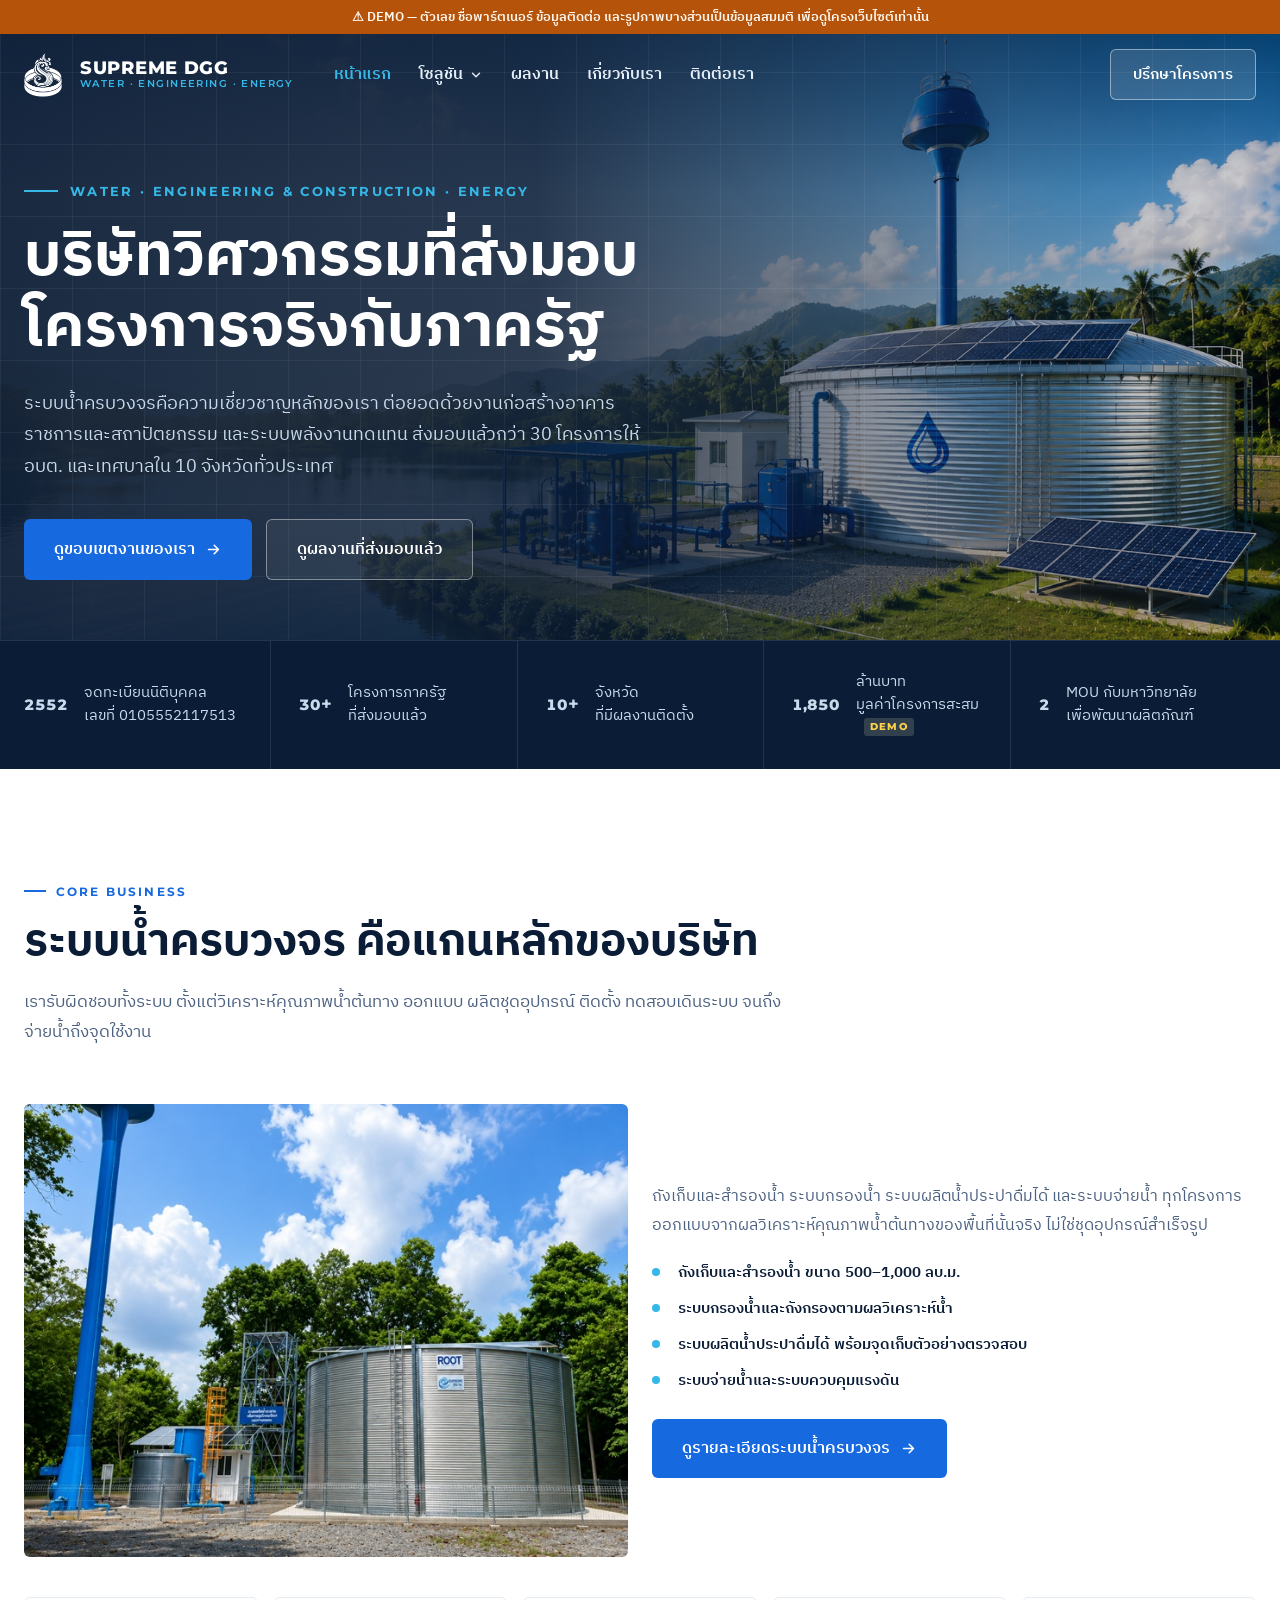
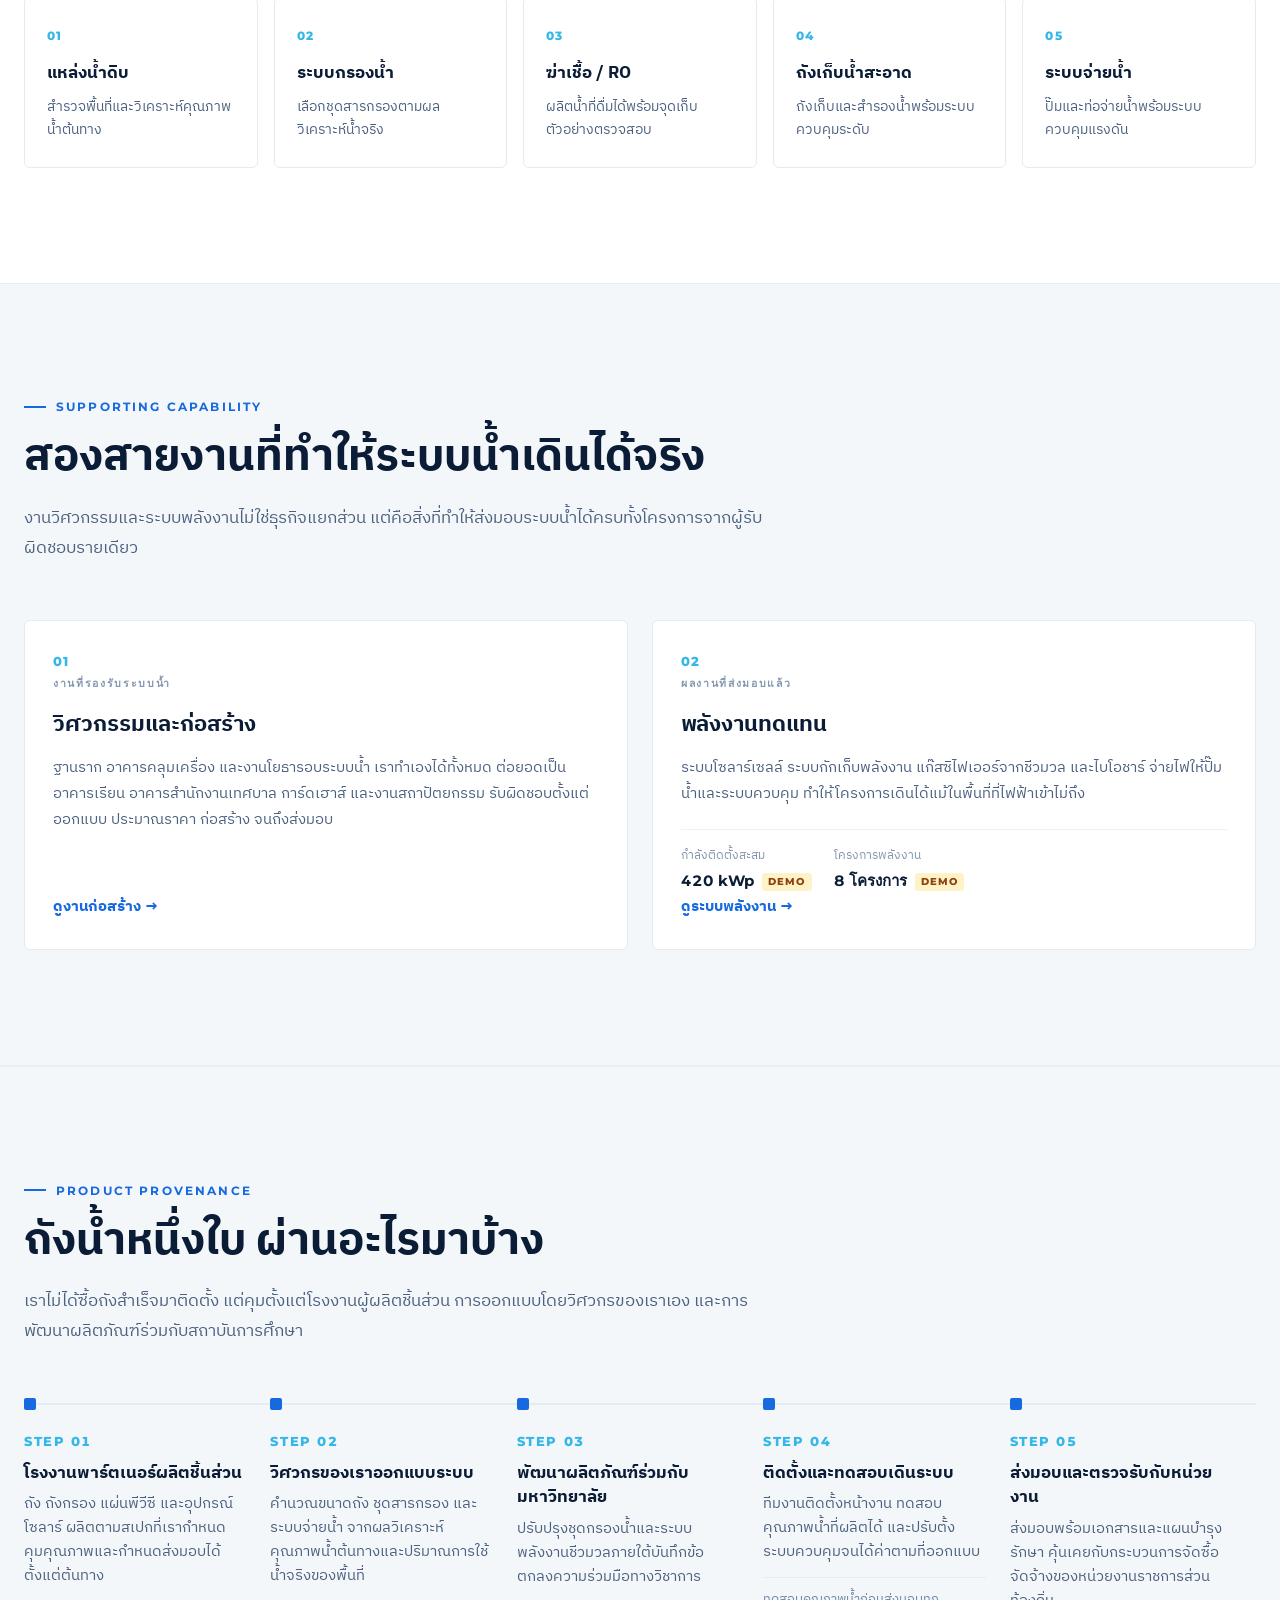
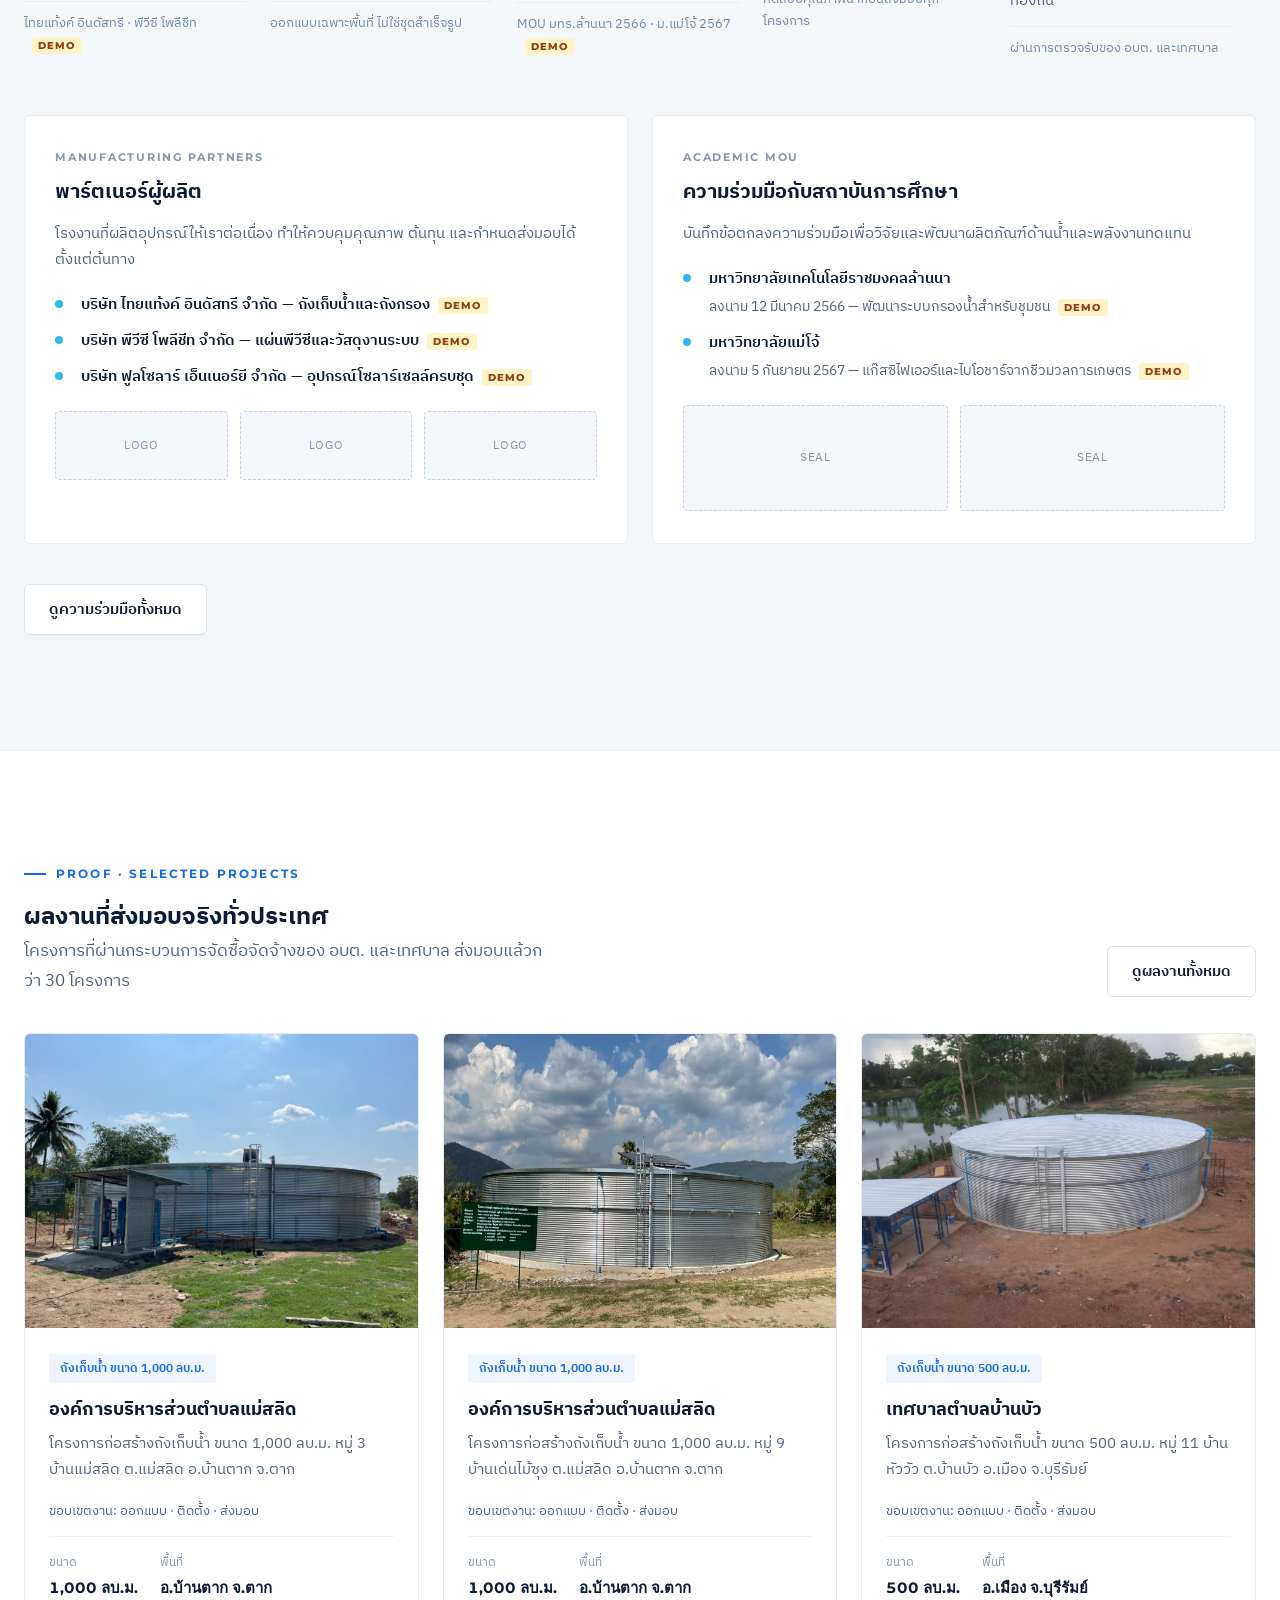
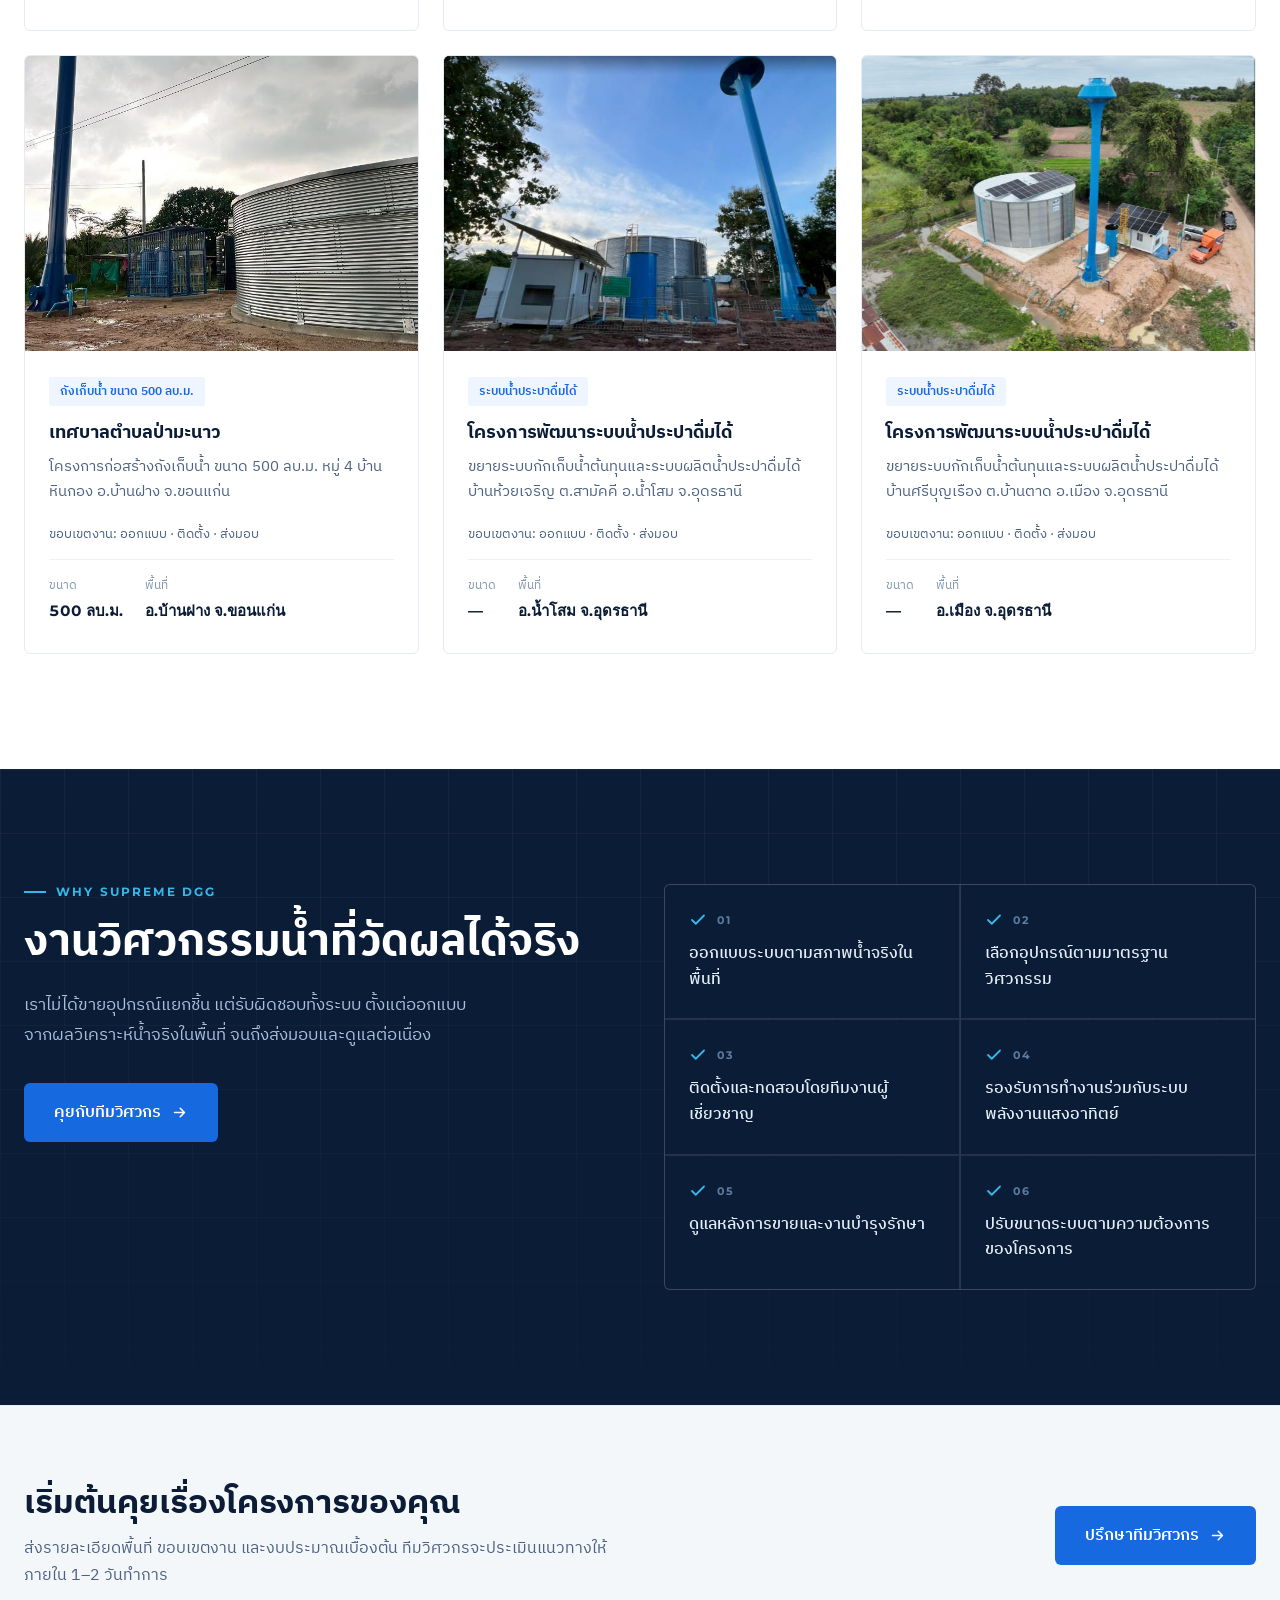
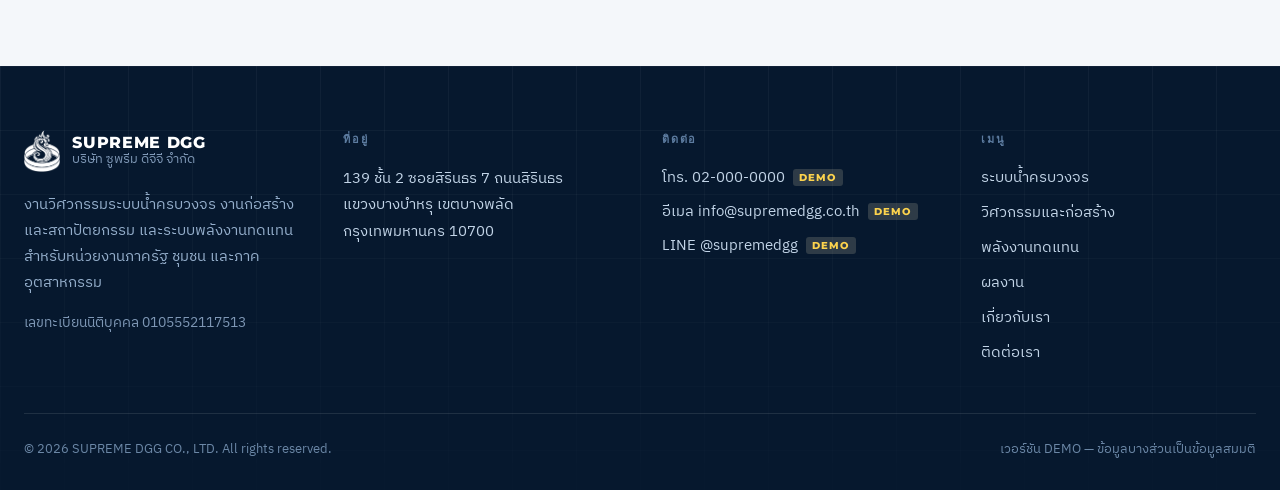
<file: index.html>
<!DOCTYPE html>
<html lang="th">
<head>
<meta charset="UTF-8">
<meta name="viewport" content="width=device-width, initial-scale=1">
<title>SUPREME DGG — วิศวกรรมระบบน้ำ ก่อสร้าง และพลังงานทดแทน</title>
<meta name="description" content="บริษัท ซูพรีม ดีจีจี จำกัด จดทะเบียน พ.ศ. 2552 งานวิศวกรรมระบบน้ำครบวงจร งานก่อสร้างอาคารราชการและสถาปัตยกรรม และระบบพลังงานทดแทน ส่งมอบแล้วกว่า 30 โครงการทั่วประเทศ">
<link rel="preconnect" href="https://fonts.googleapis.com">
<link rel="preconnect" href="https://fonts.gstatic.com" crossorigin>
<link href="https://fonts.googleapis.com/css2?family=IBM+Plex+Sans+Thai:wght@400;500;600;700&family=Montserrat:wght@400;500;600;700;800&display=swap" rel="stylesheet">
<link rel="stylesheet" href="styles.css">
</head>
<body data-page="home" class="is-demo">

<header id="site-header" class="header">
  <div class="header-inner">
    <a href="index.html" class="brand">
      <span class="brand-mark">
        <img class="logo logo-navy" src="assets/logo-navy.png" alt="SUPREME DGG" width="612" height="702">
        <img class="logo logo-white" src="assets/logo-white.png" alt="SUPREME DGG" width="598" height="689">
      </span>
      <span class="brand-text">
        <span class="brand-name">SUPREME DGG</span>
        <span class="brand-sub">WATER · ENGINEERING · ENERGY</span>
      </span>
    </a>
    <nav class="nav">
      <a href="index.html" data-nav="home">หน้าแรก</a>
      <div class="nav-drop" data-nav="solutions">
        <button type="button" class="nav-drop-trigger" aria-expanded="false" aria-haspopup="true">
          โซลูชัน
          <svg width="14" height="14" viewBox="0 0 24 24" fill="none" stroke="currentColor" stroke-width="2.4" stroke-linecap="round" stroke-linejoin="round"><path d="m6 9 6 6 6-6"></path></svg>
        </button>
        <div class="nav-drop-menu">
          <a href="water.html" data-nav="water">
            <strong>ระบบน้ำครบวงจร</strong>
            <span>ถังเก็บน้ำ · ระบบกรอง · น้ำประปาดื่มได้</span>
          </a>
          <a href="engineering.html" data-nav="engineering">
            <strong>วิศวกรรมและก่อสร้าง</strong>
            <span>อาคารราชการ · โรงเรียน · สถาปัตยกรรม</span>
          </a>
          <a href="energy.html" data-nav="energy">
            <strong>พลังงานทดแทน</strong>
            <span>โซลาร์เซลล์ · แก๊สซิไฟเออร์ · ไบโอชาร์</span>
          </a>
        </div>
      </div>
      <a href="projects.html" data-nav="projects">ผลงาน</a>
      <a href="about.html" data-nav="about">เกี่ยวกับเรา</a>
      <a href="contact.html" data-nav="contact">ติดต่อเรา</a>
    </nav>
    <div class="header-actions">
      <a href="contact.html" class="btn btn-header-cta">ปรึกษาโครงการ</a>
      <button type="button" id="burger" class="burger" aria-label="เมนู" aria-expanded="false" aria-controls="mobile-menu">
        <svg width="22" height="22" viewBox="0 0 24 24" fill="none" stroke="currentColor" stroke-width="2" stroke-linecap="round"><path d="M3 6h18M3 12h18M3 18h18"></path></svg>
      </button>
    </div>
  </div>
</header>

<div id="mobile-menu" class="mobile-menu" hidden>
  <a href="index.html">หน้าแรก</a>
  <div class="mobile-menu-group">
    <span class="mobile-menu-label">โซลูชัน</span>
    <a href="water.html">ระบบน้ำครบวงจร</a>
    <a href="engineering.html">วิศวกรรมและก่อสร้าง</a>
    <a href="energy.html">พลังงานทดแทน</a>
  </div>
  <a href="projects.html">ผลงาน</a>
  <a href="about.html">เกี่ยวกับเรา</a>
  <a href="contact.html">ติดต่อเรา</a>
</div>

<main>

  <!-- HERO -->
  <section id="top" class="hero">
    <div class="hero-media" id="dgg-hero" data-slot="hero">
      <img src="assets/hero.png" alt="ถังเก็บน้ำ ระบบกรอง ท่อ/ปั๊ม และแผงโซลาร์เซลล์" width="1717" height="916" fetchpriority="high">
    </div>
    <div class="hero-content">
      <div class="eyebrow">
        <span class="eyebrow-bar"></span>
        <span>WATER · ENGINEERING &amp; CONSTRUCTION · ENERGY</span>
      </div>
      <h1>บริษัทวิศวกรรมที่ส่งมอบ<br>โครงการจริงกับภาครัฐ</h1>
      <p>ระบบน้ำครบวงจรคือความเชี่ยวชาญหลักของเรา ต่อยอดด้วยงานก่อสร้างอาคารราชการและสถาปัตยกรรม และระบบพลังงานทดแทน ส่งมอบแล้วกว่า 30 โครงการให้ อบต. และเทศบาลใน 10 จังหวัดทั่วประเทศ</p>
      <div class="hero-actions">
        <a href="#lines" class="btn btn-primary">ดูขอบเขตงานของเรา
          <svg width="17" height="17" viewBox="0 0 24 24" fill="none" stroke="currentColor" stroke-width="2.2" stroke-linecap="round" stroke-linejoin="round"><path d="M5 12h14M13 6l6 6-6 6"></path></svg>
        </a>
        <a href="projects.html" class="btn btn-ghost">ดูผลงานที่ส่งมอบแล้ว</a>
      </div>
    </div>
  </section>

  <!-- PROOF BAR -->
  <section class="trust-bar">
    <div class="wrap trust-grid">
      <div class="trust-item trust-item-number">
        <span class="trust-number">2552</span>
        <span>จดทะเบียนนิติบุคคล<br>เลขที่ 0105552117513</span>
      </div>
      <div class="trust-item trust-item-number">
        <span class="trust-number">30<small>+</small></span>
        <span>โครงการภาครัฐ<br>ที่ส่งมอบแล้ว</span>
      </div>
      <div class="trust-item trust-item-number">
        <span class="trust-number">10<small>+</small></span>
        <span>จังหวัด<br>ที่มีผลงานติดตั้ง</span>
      </div>
      <div class="trust-item trust-item-number">
        <span class="trust-number">1,850</span>
        <span data-demo>ล้านบาท<br>มูลค่าโครงการสะสม</span>
      </div>
      <div class="trust-item trust-item-number">
        <span class="trust-number">2</span>
        <span>MOU กับมหาวิทยาลัย<br>เพื่อพัฒนาผลิตภัณฑ์</span>
      </div>
    </div>
  </section>

  <!-- CORE: WATER -->
  <section id="lines" class="section" data-reveal>
    <div class="wrap">
      <div class="section-head">
        <div class="eyebrow-label">CORE BUSINESS</div>
        <h2>ระบบน้ำครบวงจร คือแกนหลักของบริษัท</h2>
        <p>เรารับผิดชอบทั้งระบบ ตั้งแต่วิเคราะห์คุณภาพน้ำต้นทาง ออกแบบ ผลิตชุดอุปกรณ์ ติดตั้ง ทดสอบเดินระบบ จนถึงจ่ายน้ำถึงจุดใช้งาน</p>
      </div>
      <div class="grid grid-2 core-intro">
        <div class="img-slot core-photo">
          <img src="assets/svc-tank.jpg" alt="ถังเก็บน้ำเหล็กและระบบจ่ายน้ำที่ติดตั้งแล้วหน้างาน" width="700" height="700" loading="lazy" decoding="async">
        </div>
        <div class="core-copy">
          <p>ถังเก็บและสำรองน้ำ ระบบกรองน้ำ ระบบผลิตน้ำประปาดื่มได้ และระบบจ่ายน้ำ ทุกโครงการออกแบบจากผลวิเคราะห์คุณภาพน้ำต้นทางของพื้นที่นั้นจริง ไม่ใช่ชุดอุปกรณ์สำเร็จรูป</p>
          <ul class="tick-list">
            <li>ถังเก็บและสำรองน้ำ ขนาด 500–1,000 ลบ.ม.</li>
            <li>ระบบกรองน้ำและถังกรองตามผลวิเคราะห์น้ำ</li>
            <li>ระบบผลิตน้ำประปาดื่มได้ พร้อมจุดเก็บตัวอย่างตรวจสอบ</li>
            <li>ระบบจ่ายน้ำและระบบควบคุมแรงดัน</li>
          </ul>
          <a href="water.html" class="btn btn-primary">ดูรายละเอียดระบบน้ำครบวงจร
            <svg width="17" height="17" viewBox="0 0 24 24" fill="none" stroke="currentColor" stroke-width="2.2" stroke-linecap="round" stroke-linejoin="round"><path d="M5 12h14M13 6l6 6-6 6"></path></svg>
          </a>
        </div>
      </div>
      <div class="spotlight-steps">
        <div class="spotlight-step"><span>01</span><strong>แหล่งน้ำดิบ</strong><p>สำรวจพื้นที่และวิเคราะห์คุณภาพน้ำต้นทาง</p></div>
        <div class="spotlight-step"><span>02</span><strong>ระบบกรองน้ำ</strong><p>เลือกชุดสารกรองตามผลวิเคราะห์น้ำจริง</p></div>
        <div class="spotlight-step"><span>03</span><strong>ฆ่าเชื้อ / RO</strong><p>ผลิตน้ำที่ดื่มได้พร้อมจุดเก็บตัวอย่างตรวจสอบ</p></div>
        <div class="spotlight-step"><span>04</span><strong>ถังเก็บน้ำสะอาด</strong><p>ถังเก็บและสำรองน้ำพร้อมระบบควบคุมระดับ</p></div>
        <div class="spotlight-step"><span>05</span><strong>ระบบจ่ายน้ำ</strong><p>ปั๊มและท่อจ่ายน้ำพร้อมระบบควบคุมแรงดัน</p></div>
      </div>
    </div>
  </section>

  <!-- SUPPORTING LINES -->
  <section class="section section-tint" data-reveal>
    <div class="wrap">
      <div class="section-head">
        <div class="eyebrow-label">SUPPORTING CAPABILITY</div>
        <h2>สองสายงานที่ทำให้ระบบน้ำเดินได้จริง</h2>
        <p>งานวิศวกรรมและระบบพลังงานไม่ใช่ธุรกิจแยกส่วน แต่คือสิ่งที่ทำให้ส่งมอบระบบน้ำได้ครบทั้งโครงการจากผู้รับผิดชอบรายเดียว</p>
      </div>
      <div class="grid grid-2">
        <a class="card line-card" href="engineering.html">
          <div class="line-num">01</div>
          <div class="line-tag">งานที่รองรับระบบน้ำ</div>
          <h3>วิศวกรรมและก่อสร้าง</h3>
          <p>ฐานราก อาคารคลุมเครื่อง และงานโยธารอบระบบน้ำ เราทำเองได้ทั้งหมด ต่อยอดเป็นอาคารเรียน อาคารสำนักงานเทศบาล การ์ดเฮาส์ และงานสถาปัตยกรรม รับผิดชอบตั้งแต่ออกแบบ ประมาณราคา ก่อสร้าง จนถึงส่งมอบ</p>
          <span class="line-link">ดูงานก่อสร้าง</span>
        </a>
        <a class="card line-card" href="energy.html">
          <div class="line-num">02</div>
          <div class="line-tag">ผลงานที่ส่งมอบแล้ว</div>
          <h3>พลังงานทดแทน</h3>
          <p>ระบบโซลาร์เซลล์ ระบบกักเก็บพลังงาน แก๊สซิไฟเออร์จากชีวมวล และไบโอชาร์ จ่ายไฟให้ปั๊มน้ำและระบบควบคุม ทำให้โครงการเดินได้แม้ในพื้นที่ที่ไฟฟ้าเข้าไม่ถึง</p>
          <div class="stat-row">
            <div><span>กำลังติดตั้งสะสม</span><strong data-demo>420 kWp</strong></div>
            <div><span>โครงการพลังงาน</span><strong data-demo>8 โครงการ</strong></div>
          </div>
          <span class="line-link">ดูระบบพลังงาน</span>
        </a>
      </div>
    </div>
  </section>

  <!-- PRODUCT PROVENANCE -->
  <section class="section section-tint" data-reveal>
    <div class="wrap">
      <div class="section-head">
        <div class="eyebrow-label">PRODUCT PROVENANCE</div>
        <h2>ถังน้ำหนึ่งใบ ผ่านอะไรมาบ้าง</h2>
        <p>เราไม่ได้ซื้อถังสำเร็จมาติดตั้ง แต่คุมตั้งแต่โรงงานผู้ผลิตชิ้นส่วน การออกแบบโดยวิศวกรของเราเอง และการพัฒนาผลิตภัณฑ์ร่วมกับสถาบันการศึกษา</p>
      </div>

      <div class="process-grid">
        <div class="process-step">
          <div class="process-dot"></div><div class="process-num">STEP 01</div>
          <h3>โรงงานพาร์ตเนอร์ผลิตชิ้นส่วน</h3>
          <p>ถัง ถังกรอง แผ่นพีวีซี และอุปกรณ์โซลาร์ ผลิตตามสเปกที่เรากำหนด คุมคุณภาพและกำหนดส่งมอบได้ตั้งแต่ต้นทาง</p>
          <div class="process-out" data-demo>ไทยแท้งค์ อินดัสทรี · พีวีซี โพลีชีท</div>
        </div>
        <div class="process-step">
          <div class="process-dot"></div><div class="process-num">STEP 02</div>
          <h3>วิศวกรของเราออกแบบระบบ</h3>
          <p>คำนวณขนาดถัง ชุดสารกรอง และระบบจ่ายน้ำ จากผลวิเคราะห์คุณภาพน้ำต้นทางและปริมาณการใช้น้ำจริงของพื้นที่</p>
          <div class="process-out">ออกแบบเฉพาะพื้นที่ ไม่ใช่ชุดสำเร็จรูป</div>
        </div>
        <div class="process-step">
          <div class="process-dot"></div><div class="process-num">STEP 03</div>
          <h3>พัฒนาผลิตภัณฑ์ร่วมกับมหาวิทยาลัย</h3>
          <p>ปรับปรุงชุดกรองน้ำและระบบพลังงานชีวมวลภายใต้บันทึกข้อตกลงความร่วมมือทางวิชาการ</p>
          <div class="process-out" data-demo>MOU มทร.ล้านนา 2566 · ม.แม่โจ้ 2567</div>
        </div>
        <div class="process-step">
          <div class="process-dot"></div><div class="process-num">STEP 04</div>
          <h3>ติดตั้งและทดสอบเดินระบบ</h3>
          <p>ทีมงานติดตั้งหน้างาน ทดสอบคุณภาพน้ำที่ผลิตได้ และปรับตั้งระบบควบคุมจนได้ค่าตามที่ออกแบบ</p>
          <div class="process-out">ทดสอบคุณภาพน้ำก่อนส่งมอบทุกโครงการ</div>
        </div>
        <div class="process-step">
          <div class="process-dot"></div><div class="process-num">STEP 05</div>
          <h3>ส่งมอบและตรวจรับกับหน่วยงาน</h3>
          <p>ส่งมอบพร้อมเอกสารและแผนบำรุงรักษา คุ้นเคยกับกระบวนการจัดซื้อจัดจ้างของหน่วยงานราชการส่วนท้องถิ่น</p>
          <div class="process-out">ผ่านการตรวจรับของ อบต. และเทศบาล</div>
        </div>
      </div>

      <div class="grid grid-2 provenance-detail">
        <div class="card collab-card">
          <div class="collab-label">MANUFACTURING PARTNERS</div>
          <h3>พาร์ตเนอร์ผู้ผลิต</h3>
          <p>โรงงานที่ผลิตอุปกรณ์ให้เราต่อเนื่อง ทำให้ควบคุมคุณภาพ ต้นทุน และกำหนดส่งมอบได้ตั้งแต่ต้นทาง</p>
          <ul class="tick-list">
            <li data-demo>บริษัท ไทยแท้งค์ อินดัสทรี จำกัด — ถังเก็บน้ำและถังกรอง</li>
            <li data-demo>บริษัท พีวีซี โพลีชีท จำกัด — แผ่นพีวีซีและวัสดุงานระบบ</li>
            <li data-demo>บริษัท ฟูลโซลาร์ เอ็นเนอร์ยี จำกัด — อุปกรณ์โซลาร์เซลล์ครบชุด</li>
          </ul>
          <div class="demo-logo-row">
            <div class="demo-photo demo-photo-logo"><span>LOGO</span></div>
            <div class="demo-photo demo-photo-logo"><span>LOGO</span></div>
            <div class="demo-photo demo-photo-logo"><span>LOGO</span></div>
          </div>
        </div>
        <div class="card collab-card">
          <div class="collab-label">ACADEMIC MOU</div>
          <h3>ความร่วมมือกับสถาบันการศึกษา</h3>
          <p>บันทึกข้อตกลงความร่วมมือเพื่อวิจัยและพัฒนาผลิตภัณฑ์ด้านน้ำและพลังงานทดแทน</p>
          <ul class="tick-list">
            <li>มหาวิทยาลัยเทคโนโลยีราชมงคลล้านนา<br><small data-demo>ลงนาม 12 มีนาคม 2566 — พัฒนาระบบกรองน้ำสำหรับชุมชน</small></li>
            <li>มหาวิทยาลัยแม่โจ้<br><small data-demo>ลงนาม 5 กันยายน 2567 — แก๊สซิไฟเออร์และไบโอชาร์จากชีวมวลการเกษตร</small></li>
          </ul>
          <div class="demo-logo-row">
            <div class="demo-photo demo-photo-logo"><span>SEAL</span></div>
            <div class="demo-photo demo-photo-logo"><span>SEAL</span></div>
          </div>
        </div>
      </div>

      <div class="spotlight-cta">
        <a href="about.html#collaboration" class="btn btn-outline-navy">ดูความร่วมมือทั้งหมด</a>
      </div>
    </div>
  </section>

  <!-- PROJECTS TEASER -->
  <section class="section" data-reveal>
    <div class="wrap">
      <div class="projects-head">
        <div>
          <div class="eyebrow-label">PROOF · SELECTED PROJECTS</div>
          <h2>ผลงานที่ส่งมอบจริงทั่วประเทศ</h2>
          <p class="section-lede">โครงการที่ผ่านกระบวนการจัดซื้อจัดจ้างของ อบต. และเทศบาล ส่งมอบแล้วกว่า 30 โครงการ</p>
        </div>
        <a href="projects.html" class="btn btn-outline-navy">ดูผลงานทั้งหมด</a>
      </div>
      <div class="grid grid-3">
        <article class="card project-card" data-tag="ถังเก็บน้ำ ขนาด 1,000 ลบ.ม.">
          <div class="img-slot img-slot-lg" data-slot="project-01">
            <img src="assets/project-01.jpg" alt="ถังเก็บน้ำขนาด 1,000 ลบ.ม. องค์การบริหารส่วนตำบลแม่สลิด อ.บ้านตาก จ.ตาก" width="659" height="493" loading="lazy" decoding="async">
          </div>
          <div class="card-body">
            <div class="tag">ถังเก็บน้ำ ขนาด 1,000 ลบ.ม.</div>
            <h3>องค์การบริหารส่วนตำบลแม่สลิด</h3>
            <p>โครงการก่อสร้างถังเก็บน้ำ ขนาด 1,000 ลบ.ม. หมู่ 3 บ้านแม่สลิด ต.แม่สลิด อ.บ้านตาก จ.ตาก</p>
            <div class="project-scope">ขอบเขตงาน: ออกแบบ · ติดตั้ง · ส่งมอบ</div>
            <div class="stat-row">
              <div><span>ขนาด</span><strong>1,000 ลบ.ม.</strong></div>
              <div><span>พื้นที่</span><strong>อ.บ้านตาก จ.ตาก</strong></div>
            </div>
          </div>
        </article>
        <article class="card project-card" data-tag="ถังเก็บน้ำ ขนาด 1,000 ลบ.ม.">
          <div class="img-slot img-slot-lg" data-slot="project-02">
            <img src="assets/project-02.jpg" alt="ถังเก็บน้ำขนาด 1,000 ลบ.ม. องค์การบริหารส่วนตำบลแม่สลิด อ.บ้านตาก จ.ตาก" width="659" height="493" loading="lazy" decoding="async">
          </div>
          <div class="card-body">
            <div class="tag">ถังเก็บน้ำ ขนาด 1,000 ลบ.ม.</div>
            <h3>องค์การบริหารส่วนตำบลแม่สลิด</h3>
            <p>โครงการก่อสร้างถังเก็บน้ำ ขนาด 1,000 ลบ.ม. หมู่ 9 บ้านเด่นไม้ซุง ต.แม่สลิด อ.บ้านตาก จ.ตาก</p>
            <div class="project-scope">ขอบเขตงาน: ออกแบบ · ติดตั้ง · ส่งมอบ</div>
            <div class="stat-row">
              <div><span>ขนาด</span><strong>1,000 ลบ.ม.</strong></div>
              <div><span>พื้นที่</span><strong>อ.บ้านตาก จ.ตาก</strong></div>
            </div>
          </div>
        </article>
        <article class="card project-card" data-tag="ถังเก็บน้ำ ขนาด 500 ลบ.ม.">
          <div class="img-slot img-slot-lg" data-slot="project-06">
            <img src="assets/project-06.jpg" alt="ถังเก็บน้ำขนาด 500 ลบ.ม. เทศบาลตำบลบ้านบัว อ.เมือง จ.บุรีรัมย์" width="664" height="492" loading="lazy" decoding="async">
          </div>
          <div class="card-body">
            <div class="tag">ถังเก็บน้ำ ขนาด 500 ลบ.ม.</div>
            <h3>เทศบาลตำบลบ้านบัว</h3>
            <p>โครงการก่อสร้างถังเก็บน้ำ ขนาด 500 ลบ.ม. หมู่ 11 บ้านหัววัว ต.บ้านบัว อ.เมือง จ.บุรีรัมย์</p>
            <div class="project-scope">ขอบเขตงาน: ออกแบบ · ติดตั้ง · ส่งมอบ</div>
            <div class="stat-row">
              <div><span>ขนาด</span><strong>500 ลบ.ม.</strong></div>
              <div><span>พื้นที่</span><strong>อ.เมือง จ.บุรีรัมย์</strong></div>
            </div>
          </div>
        </article>
        <article class="card project-card" data-tag="ถังเก็บน้ำ ขนาด 500 ลบ.ม.">
          <div class="img-slot img-slot-lg" data-slot="project-14">
            <img src="assets/project-14.jpg" alt="ถังเก็บน้ำขนาด 500 ลบ.ม. เทศบาลตำบลป่ามะนาว อ.บ้านฝาง จ.ขอนแก่น" width="726" height="550" loading="lazy" decoding="async">
          </div>
          <div class="card-body">
            <div class="tag">ถังเก็บน้ำ ขนาด 500 ลบ.ม.</div>
            <h3>เทศบาลตำบลป่ามะนาว</h3>
            <p>โครงการก่อสร้างถังเก็บน้ำ ขนาด 500 ลบ.ม. หมู่ 4 บ้านหินกอง อ.บ้านฝาง จ.ขอนแก่น</p>
            <div class="project-scope">ขอบเขตงาน: ออกแบบ · ติดตั้ง · ส่งมอบ</div>
            <div class="stat-row">
              <div><span>ขนาด</span><strong>500 ลบ.ม.</strong></div>
              <div><span>พื้นที่</span><strong>อ.บ้านฝาง จ.ขอนแก่น</strong></div>
            </div>
          </div>
        </article>
        <article class="card project-card" data-tag="ระบบน้ำประปาดื่มได้">
          <div class="img-slot img-slot-lg" data-slot="project-25">
            <img src="assets/project-25.jpg" alt="โครงการพัฒนาระบบน้ำประปาดื่มได้ บ้านห้วยเจริญ ต.สามัคคี อ.น้ำโสม จ.อุดรธานี" width="670" height="499" loading="lazy" decoding="async">
          </div>
          <div class="card-body">
            <div class="tag">ระบบน้ำประปาดื่มได้</div>
            <h3>โครงการพัฒนาระบบน้ำประปาดื่มได้</h3>
            <p>ขยายระบบกักเก็บน้ำต้นทุนและระบบผลิตน้ำประปาดื่มได้ บ้านห้วยเจริญ ต.สามัคคี อ.น้ำโสม จ.อุดรธานี</p>
            <div class="project-scope">ขอบเขตงาน: ออกแบบ · ติดตั้ง · ส่งมอบ</div>
            <div class="stat-row">
              <div><span>ขนาด</span><strong>—</strong></div>
              <div><span>พื้นที่</span><strong>อ.น้ำโสม จ.อุดรธานี</strong></div>
            </div>
          </div>
        </article>
        <article class="card project-card" data-tag="ระบบน้ำประปาดื่มได้">
          <div class="img-slot img-slot-lg" data-slot="project-26">
            <img src="assets/project-26.jpg" alt="โครงการพัฒนาระบบน้ำประปาดื่มได้ บ้านศรีบุญเรือง ต.บ้านตาด อ.เมือง จ.อุดรธานี" width="660" height="499" loading="lazy" decoding="async">
          </div>
          <div class="card-body">
            <div class="tag">ระบบน้ำประปาดื่มได้</div>
            <h3>โครงการพัฒนาระบบน้ำประปาดื่มได้</h3>
            <p>ขยายระบบกักเก็บน้ำต้นทุนและระบบผลิตน้ำประปาดื่มได้ บ้านศรีบุญเรือง ต.บ้านตาด อ.เมือง จ.อุดรธานี</p>
            <div class="project-scope">ขอบเขตงาน: ออกแบบ · ติดตั้ง · ส่งมอบ</div>
            <div class="stat-row">
              <div><span>ขนาด</span><strong>—</strong></div>
              <div><span>พื้นที่</span><strong>อ.เมือง จ.อุดรธานี</strong></div>
            </div>
          </div>
        </article>
      </div>
    </div>
  </section>


  <!-- WHY -->
  <section class="section section-dark" data-reveal>
    <div class="wrap">
      <div class="grid grid-2 why-grid">
        <div class="why-copy">
          <div class="eyebrow-label eyebrow-label-cyan">WHY SUPREME DGG</div>
          <h2>งานวิศวกรรมน้ำที่วัดผลได้จริง</h2>
          <p>เราไม่ได้ขายอุปกรณ์แยกชิ้น แต่รับผิดชอบทั้งระบบ ตั้งแต่ออกแบบจากผลวิเคราะห์น้ำจริงในพื้นที่ จนถึงส่งมอบและดูแลต่อเนื่อง</p>
          <a href="contact.html" class="btn btn-primary">คุยกับทีมวิศวกร
            <svg width="17" height="17" viewBox="0 0 24 24" fill="none" stroke="currentColor" stroke-width="2.2" stroke-linecap="round" stroke-linejoin="round"><path d="M5 12h14M13 6l6 6-6 6"></path></svg>
          </a>
        </div>
        <div class="reasons-grid">
          <div class="reason"><div class="reason-head"><svg width="18" height="18" viewBox="0 0 24 24" fill="none" stroke="#35B8E8" stroke-width="2.4" stroke-linecap="round" stroke-linejoin="round"><path d="M20 6 9 17l-5-5"></path></svg><span>01</span></div><p>ออกแบบระบบตามสภาพน้ำจริงในพื้นที่</p></div>
          <div class="reason"><div class="reason-head"><svg width="18" height="18" viewBox="0 0 24 24" fill="none" stroke="#35B8E8" stroke-width="2.4" stroke-linecap="round" stroke-linejoin="round"><path d="M20 6 9 17l-5-5"></path></svg><span>02</span></div><p>เลือกอุปกรณ์ตามมาตรฐานวิศวกรรม</p></div>
          <div class="reason"><div class="reason-head"><svg width="18" height="18" viewBox="0 0 24 24" fill="none" stroke="#35B8E8" stroke-width="2.4" stroke-linecap="round" stroke-linejoin="round"><path d="M20 6 9 17l-5-5"></path></svg><span>03</span></div><p>ติดตั้งและทดสอบโดยทีมงานผู้เชี่ยวชาญ</p></div>
          <div class="reason"><div class="reason-head"><svg width="18" height="18" viewBox="0 0 24 24" fill="none" stroke="#35B8E8" stroke-width="2.4" stroke-linecap="round" stroke-linejoin="round"><path d="M20 6 9 17l-5-5"></path></svg><span>04</span></div><p>รองรับการทำงานร่วมกับระบบพลังงานแสงอาทิตย์</p></div>
          <div class="reason"><div class="reason-head"><svg width="18" height="18" viewBox="0 0 24 24" fill="none" stroke="#35B8E8" stroke-width="2.4" stroke-linecap="round" stroke-linejoin="round"><path d="M20 6 9 17l-5-5"></path></svg><span>05</span></div><p>ดูแลหลังการขายและงานบำรุงรักษา</p></div>
          <div class="reason"><div class="reason-head"><svg width="18" height="18" viewBox="0 0 24 24" fill="none" stroke="#35B8E8" stroke-width="2.4" stroke-linecap="round" stroke-linejoin="round"><path d="M20 6 9 17l-5-5"></path></svg><span>06</span></div><p>ปรับขนาดระบบตามความต้องการของโครงการ</p></div>
        </div>
      </div>
    </div>
  </section>


  <!-- CTA -->
  <section class="cta-band" data-reveal>
    <div class="wrap cta-band-inner">
      <div>
        <h2>เริ่มต้นคุยเรื่องโครงการของคุณ</h2>
        <p>ส่งรายละเอียดพื้นที่ ขอบเขตงาน และงบประมาณเบื้องต้น ทีมวิศวกรจะประเมินแนวทางให้ภายใน 1–2 วันทำการ</p>
      </div>
      <a href="contact.html" class="btn btn-primary">ปรึกษาทีมวิศวกร
        <svg width="17" height="17" viewBox="0 0 24 24" fill="none" stroke="currentColor" stroke-width="2.2" stroke-linecap="round" stroke-linejoin="round"><path d="M5 12h14M13 6l6 6-6 6"></path></svg>
      </a>
    </div>
  </section>

</main>

<!-- FOOTER -->
<footer class="footer">
  <div class="wrap">
    <div class="footer-grid">
      <div>
        <div class="footer-brand">
          <img src="assets/logo-white.png" alt="SUPREME DGG" class="footer-logo" width="598" height="689" loading="lazy" decoding="async">
          <span>
            <span class="footer-brand-name">SUPREME DGG</span>
            <span class="footer-brand-sub">บริษัท ซูพรีม ดีจีจี จำกัด</span>
          </span>
        </div>
        <p class="footer-desc">งานวิศวกรรมระบบน้ำครบวงจร งานก่อสร้างและสถาปัตยกรรม และระบบพลังงานทดแทน สำหรับหน่วยงานภาครัฐ ชุมชน และภาคอุตสาหกรรม</p>
        <div class="footer-reg">เลขทะเบียนนิติบุคคล 0105552117513</div>
      </div>
      <div>
        <div class="footer-label">ที่อยู่</div>
        <p class="footer-address">139 ชั้น 2 ซอยสิรินธร 7 ถนนสิรินธร<br>แขวงบางบำหรุ เขตบางพลัด<br>กรุงเทพมหานคร 10700</p>
      </div>
      <div>
        <div class="footer-label">ติดต่อ</div>
        <div class="footer-contact">
          <span data-demo>โทร. 02-000-0000</span>
          <span data-demo>อีเมล info@supremedgg.co.th</span>
          <span data-demo>LINE @supremedgg</span>
        </div>
      </div>
      <div>
        <div class="footer-label">เมนู</div>
        <div class="footer-links">
          <a href="water.html">ระบบน้ำครบวงจร</a>
          <a href="engineering.html">วิศวกรรมและก่อสร้าง</a>
          <a href="energy.html">พลังงานทดแทน</a>
          <a href="projects.html">ผลงาน</a>
          <a href="about.html">เกี่ยวกับเรา</a>
          <a href="contact.html">ติดต่อเรา</a>
        </div>
      </div>
    </div>
    <div class="footer-bottom">
      <span>© 2026 SUPREME DGG CO., LTD. All rights reserved.</span>
      <span>เวอร์ชัน DEMO — ข้อมูลบางส่วนเป็นข้อมูลสมมติ</span>
    </div>
  </div>
</footer>

<script src="script.js"></script>
</body>
</html>
</file>
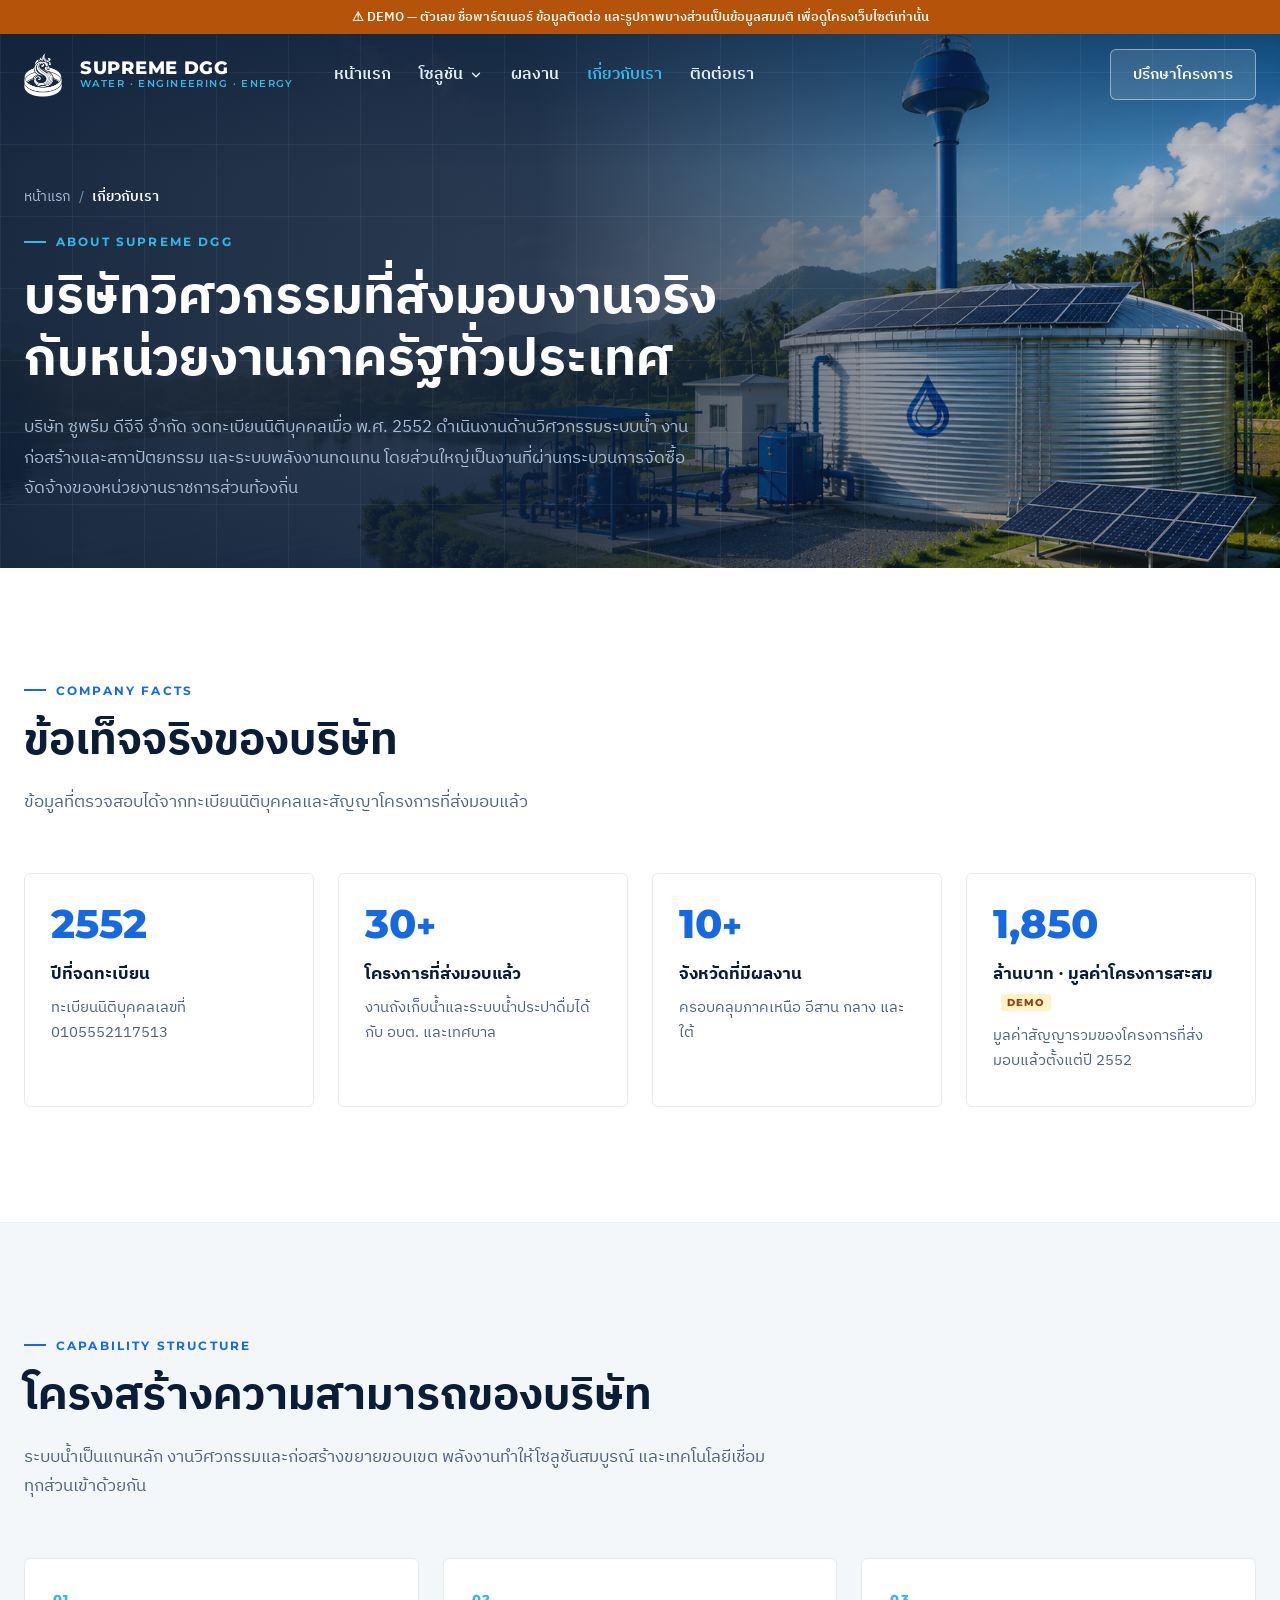
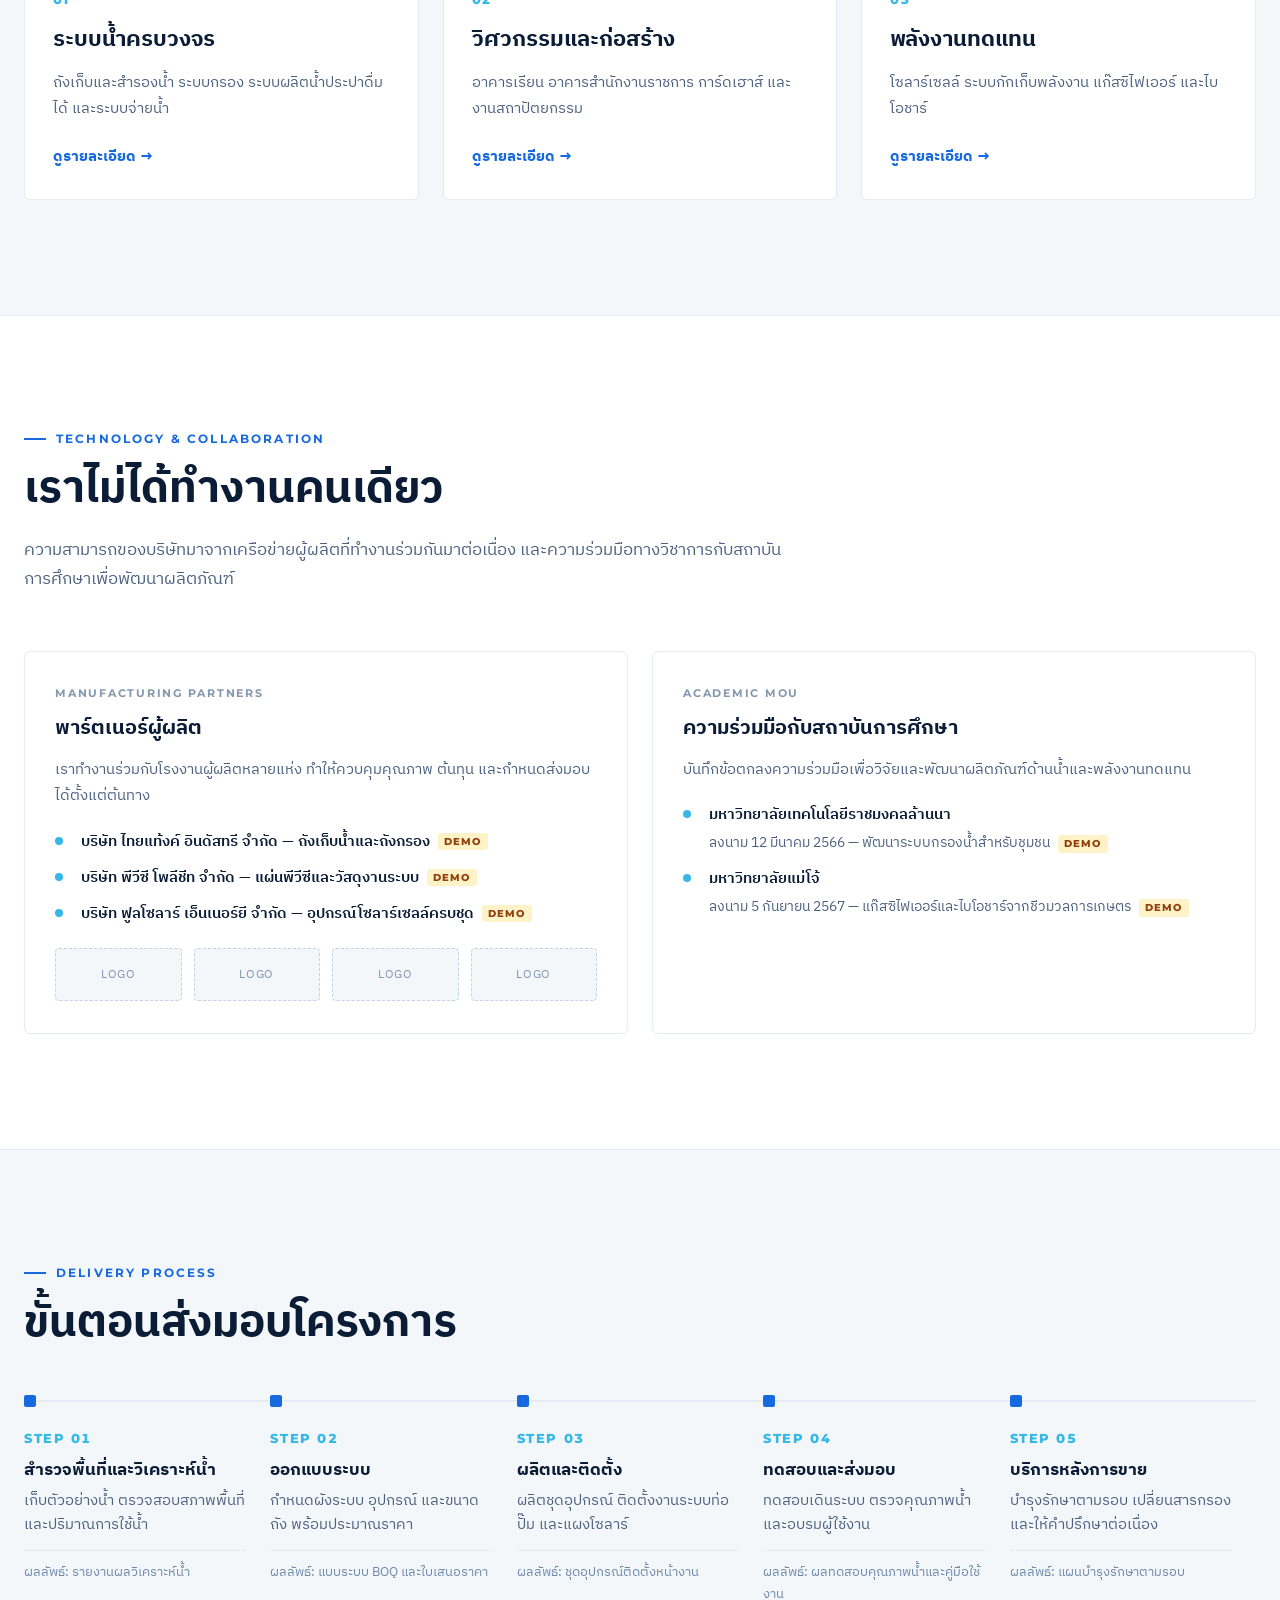
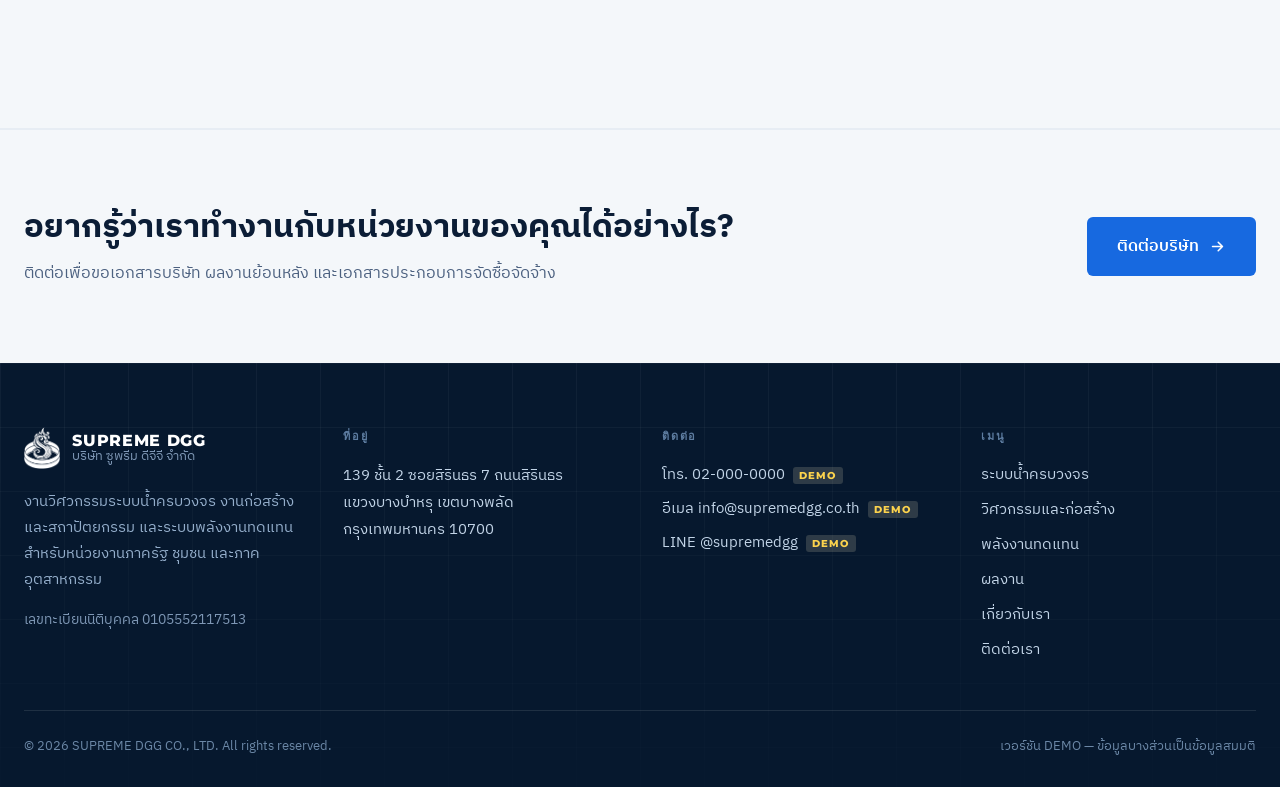
<file: about.html>
<!DOCTYPE html>
<html lang="th">
<head>
<meta charset="UTF-8">
<meta name="viewport" content="width=device-width, initial-scale=1">
<title>เกี่ยวกับเรา — SUPREME DGG | บริษัท ซูพรีม ดีจีจี จำกัด</title>
<meta name="description" content="บริษัท ซูพรีม ดีจีจี จำกัด จดทะเบียน พ.ศ. 2552 ดำเนินงานวิศวกรรมระบบน้ำ งานก่อสร้าง และพลังงานทดแทน ร่วมกับหน่วยงานภาครัฐ พาร์ตเนอร์ผู้ผลิต และสถาบันการศึกษา">
<link rel="preconnect" href="https://fonts.googleapis.com">
<link rel="preconnect" href="https://fonts.gstatic.com" crossorigin>
<link href="https://fonts.googleapis.com/css2?family=IBM+Plex+Sans+Thai:wght@400;500;600;700&family=Montserrat:wght@400;500;600;700;800&display=swap" rel="stylesheet">
<link rel="stylesheet" href="styles.css">
</head>
<body data-page="about" class="is-demo">

<header id="site-header" class="header">
  <div class="header-inner">
    <a href="index.html" class="brand">
      <span class="brand-mark">
        <img class="logo logo-navy" src="assets/logo-navy.png" alt="SUPREME DGG" width="612" height="702">
        <img class="logo logo-white" src="assets/logo-white.png" alt="SUPREME DGG" width="598" height="689">
      </span>
      <span class="brand-text">
        <span class="brand-name">SUPREME DGG</span>
        <span class="brand-sub">WATER · ENGINEERING · ENERGY</span>
      </span>
    </a>
    <nav class="nav">
      <a href="index.html" data-nav="home">หน้าแรก</a>
      <div class="nav-drop" data-nav="solutions">
        <button type="button" class="nav-drop-trigger" aria-expanded="false" aria-haspopup="true">
          โซลูชัน
          <svg width="14" height="14" viewBox="0 0 24 24" fill="none" stroke="currentColor" stroke-width="2.4" stroke-linecap="round" stroke-linejoin="round"><path d="m6 9 6 6 6-6"></path></svg>
        </button>
        <div class="nav-drop-menu">
          <a href="water.html" data-nav="water">
            <strong>ระบบน้ำครบวงจร</strong>
            <span>ถังเก็บน้ำ · ระบบกรอง · น้ำประปาดื่มได้</span>
          </a>
          <a href="engineering.html" data-nav="engineering">
            <strong>วิศวกรรมและก่อสร้าง</strong>
            <span>อาคารราชการ · โรงเรียน · สถาปัตยกรรม</span>
          </a>
          <a href="energy.html" data-nav="energy">
            <strong>พลังงานทดแทน</strong>
            <span>โซลาร์เซลล์ · แก๊สซิไฟเออร์ · ไบโอชาร์</span>
          </a>
        </div>
      </div>
      <a href="projects.html" data-nav="projects">ผลงาน</a>
      <a href="about.html" data-nav="about">เกี่ยวกับเรา</a>
      <a href="contact.html" data-nav="contact">ติดต่อเรา</a>
    </nav>
    <div class="header-actions">
      <a href="contact.html" class="btn btn-header-cta">ปรึกษาโครงการ</a>
      <button type="button" id="burger" class="burger" aria-label="เมนู" aria-expanded="false" aria-controls="mobile-menu">
        <svg width="22" height="22" viewBox="0 0 24 24" fill="none" stroke="currentColor" stroke-width="2" stroke-linecap="round"><path d="M3 6h18M3 12h18M3 18h18"></path></svg>
      </button>
    </div>
  </div>
</header>

<div id="mobile-menu" class="mobile-menu" hidden>
  <a href="index.html">หน้าแรก</a>
  <div class="mobile-menu-group">
    <span class="mobile-menu-label">โซลูชัน</span>
    <a href="water.html">ระบบน้ำครบวงจร</a>
    <a href="engineering.html">วิศวกรรมและก่อสร้าง</a>
    <a href="energy.html">พลังงานทดแทน</a>
  </div>
  <a href="projects.html">ผลงาน</a>
  <a href="about.html">เกี่ยวกับเรา</a>
  <a href="contact.html">ติดต่อเรา</a>
</div>

<main>

  <section class="page-hero">
    <div class="hero-media" data-slot="hero-about">
      <img src="assets/hero.png" alt="ทีมงานและโครงการของ SUPREME DGG" width="1717" height="916" fetchpriority="high">
    </div>
    <div class="wrap">
      <nav class="crumb" aria-label="breadcrumb"><a href="index.html">หน้าแรก</a><span>/</span><strong>เกี่ยวกับเรา</strong></nav>
      <div class="eyebrow-label eyebrow-label-cyan">ABOUT SUPREME DGG</div>
      <h1>บริษัทวิศวกรรมที่ส่งมอบงานจริง<br>กับหน่วยงานภาครัฐทั่วประเทศ</h1>
      <p>บริษัท ซูพรีม ดีจีจี จำกัด จดทะเบียนนิติบุคคลเมื่อ พ.ศ. 2552 ดำเนินงานด้านวิศวกรรมระบบน้ำ งานก่อสร้างและสถาปัตยกรรม และระบบพลังงานทดแทน โดยส่วนใหญ่เป็นงานที่ผ่านกระบวนการจัดซื้อจัดจ้างของหน่วยงานราชการส่วนท้องถิ่น</p>
    </div>
  </section>

  <!-- FACTS -->
  <section class="section" data-reveal>
    <div class="wrap">
      <div class="section-head">
        <div class="eyebrow-label">COMPANY FACTS</div>
        <h2>ข้อเท็จจริงของบริษัท</h2>
        <p>ข้อมูลที่ตรวจสอบได้จากทะเบียนนิติบุคคลและสัญญาโครงการที่ส่งมอบแล้ว</p>
      </div>
      <div class="grid grid-4 facts-grid">
        <div class="card fact-card">
          <span class="fact-number">2552</span>
          <strong>ปีที่จดทะเบียน</strong>
          <p>ทะเบียนนิติบุคคลเลขที่ 0105552117513</p>
        </div>
        <div class="card fact-card">
          <span class="fact-number">30<small>+</small></span>
          <strong>โครงการที่ส่งมอบแล้ว</strong>
          <p>งานถังเก็บน้ำและระบบน้ำประปาดื่มได้กับ อบต. และเทศบาล</p>
        </div>
        <div class="card fact-card">
          <span class="fact-number">10<small>+</small></span>
          <strong>จังหวัดที่มีผลงาน</strong>
          <p>ครอบคลุมภาคเหนือ อีสาน กลาง และใต้</p>
        </div>
        <div class="card fact-card">
          <span class="fact-number">1,850</span>
          <strong data-demo>ล้านบาท · มูลค่าโครงการสะสม</strong>
          <p>มูลค่าสัญญารวมของโครงการที่ส่งมอบแล้วตั้งแต่ปี 2552</p>
        </div>
      </div>
    </div>
  </section>

  <!-- CAPABILITY -->
  <section class="section section-tint" data-reveal>
    <div class="wrap">
      <div class="section-head">
        <div class="eyebrow-label">CAPABILITY STRUCTURE</div>
        <h2>โครงสร้างความสามารถของบริษัท</h2>
        <p>ระบบน้ำเป็นแกนหลัก งานวิศวกรรมและก่อสร้างขยายขอบเขต พลังงานทำให้โซลูชันสมบูรณ์ และเทคโนโลยีเชื่อมทุกส่วนเข้าด้วยกัน</p>
      </div>
      <div class="grid grid-3">
        <a class="card line-card" href="water.html">
          <div class="line-num">01</div>
          <h3>ระบบน้ำครบวงจร</h3>
          <p>ถังเก็บและสำรองน้ำ ระบบกรอง ระบบผลิตน้ำประปาดื่มได้ และระบบจ่ายน้ำ</p>
          <span class="line-link">ดูรายละเอียด</span>
        </a>
        <a class="card line-card" href="engineering.html">
          <div class="line-num">02</div>
          <h3>วิศวกรรมและก่อสร้าง</h3>
          <p>อาคารเรียน อาคารสำนักงานราชการ การ์ดเฮาส์ และงานสถาปัตยกรรม</p>
          <span class="line-link">ดูรายละเอียด</span>
        </a>
        <a class="card line-card" href="energy.html">
          <div class="line-num">03</div>
          <h3>พลังงานทดแทน</h3>
          <p>โซลาร์เซลล์ ระบบกักเก็บพลังงาน แก๊สซิไฟเออร์ และไบโอชาร์</p>
          <span class="line-link">ดูรายละเอียด</span>
        </a>
      </div>
    </div>
  </section>

  <!-- COLLABORATION -->
  <section id="collaboration" class="section" data-reveal>
    <div class="wrap">
      <div class="section-head">
        <div class="eyebrow-label">TECHNOLOGY &amp; COLLABORATION</div>
        <h2>เราไม่ได้ทำงานคนเดียว</h2>
        <p>ความสามารถของบริษัทมาจากเครือข่ายผู้ผลิตที่ทำงานร่วมกันมาต่อเนื่อง และความร่วมมือทางวิชาการกับสถาบันการศึกษาเพื่อพัฒนาผลิตภัณฑ์</p>
      </div>

      <div class="grid grid-2 collab-grid">
        <div class="card collab-card">
          <div class="collab-label">MANUFACTURING PARTNERS</div>
          <h3>พาร์ตเนอร์ผู้ผลิต</h3>
          <p>เราทำงานร่วมกับโรงงานผู้ผลิตหลายแห่ง ทำให้ควบคุมคุณภาพ ต้นทุน และกำหนดส่งมอบได้ตั้งแต่ต้นทาง</p>
          <ul class="tick-list">
            <li data-demo>บริษัท ไทยแท้งค์ อินดัสทรี จำกัด — ถังเก็บน้ำและถังกรอง</li>
            <li data-demo>บริษัท พีวีซี โพลีชีท จำกัด — แผ่นพีวีซีและวัสดุงานระบบ</li>
            <li data-demo>บริษัท ฟูลโซลาร์ เอ็นเนอร์ยี จำกัด — อุปกรณ์โซลาร์เซลล์ครบชุด</li>
          </ul>
          <div class="demo-logo-row">
            <div class="demo-photo demo-photo-logo"><span>LOGO</span></div>
            <div class="demo-photo demo-photo-logo"><span>LOGO</span></div>
            <div class="demo-photo demo-photo-logo"><span>LOGO</span></div>
            <div class="demo-photo demo-photo-logo"><span>LOGO</span></div>
          </div>
        </div>

        <div class="card collab-card">
          <div class="collab-label">ACADEMIC MOU</div>
          <h3>ความร่วมมือกับสถาบันการศึกษา</h3>
          <p>บันทึกข้อตกลงความร่วมมือเพื่อวิจัยและพัฒนาผลิตภัณฑ์ด้านน้ำและพลังงานทดแทน</p>
          <ul class="tick-list">
            <li>มหาวิทยาลัยเทคโนโลยีราชมงคลล้านนา<br><small data-demo>ลงนาม 12 มีนาคม 2566 — พัฒนาระบบกรองน้ำสำหรับชุมชน</small></li>
            <li>มหาวิทยาลัยแม่โจ้<br><small data-demo>ลงนาม 5 กันยายน 2567 — แก๊สซิไฟเออร์และไบโอชาร์จากชีวมวลการเกษตร</small></li>
          </ul>
        </div>
      </div>
    </div>
  </section>

  <!-- PROCESS -->
  <section id="process" class="section section-tint" data-reveal>
    <div class="wrap">
      <div class="eyebrow-label">DELIVERY PROCESS</div>
      <h2 class="section-title">ขั้นตอนส่งมอบโครงการ</h2>
      <div class="process-grid">
        <div class="process-step">
          <div class="process-dot"></div>
          <div class="process-num">STEP 01</div>
          <h3>สำรวจพื้นที่และวิเคราะห์น้ำ</h3>
          <p>เก็บตัวอย่างน้ำ ตรวจสอบสภาพพื้นที่และปริมาณการใช้น้ำ</p>
          <div class="process-out">ผลลัพธ์: รายงานผลวิเคราะห์น้ำ</div>
        </div>
        <div class="process-step">
          <div class="process-dot"></div>
          <div class="process-num">STEP 02</div>
          <h3>ออกแบบระบบ</h3>
          <p>กำหนดผังระบบ อุปกรณ์ และขนาดถัง พร้อมประมาณราคา</p>
          <div class="process-out">ผลลัพธ์: แบบระบบ BOQ และใบเสนอราคา</div>
        </div>
        <div class="process-step">
          <div class="process-dot"></div>
          <div class="process-num">STEP 03</div>
          <h3>ผลิตและติดตั้ง</h3>
          <p>ผลิตชุดอุปกรณ์ ติดตั้งงานระบบท่อ ปั๊ม และแผงโซลาร์</p>
          <div class="process-out">ผลลัพธ์: ชุดอุปกรณ์ติดตั้งหน้างาน</div>
        </div>
        <div class="process-step">
          <div class="process-dot"></div>
          <div class="process-num">STEP 04</div>
          <h3>ทดสอบและส่งมอบ</h3>
          <p>ทดสอบเดินระบบ ตรวจคุณภาพน้ำ และอบรมผู้ใช้งาน</p>
          <div class="process-out">ผลลัพธ์: ผลทดสอบคุณภาพน้ำและคู่มือใช้งาน</div>
        </div>
        <div class="process-step">
          <div class="process-dot"></div>
          <div class="process-num">STEP 05</div>
          <h3>บริการหลังการขาย</h3>
          <p>บำรุงรักษาตามรอบ เปลี่ยนสารกรอง และให้คำปรึกษาต่อเนื่อง</p>
          <div class="process-out">ผลลัพธ์: แผนบำรุงรักษาตามรอบ</div>
        </div>
      </div>
    </div>
  </section>


  <section class="cta-band" data-reveal>
    <div class="wrap cta-band-inner">
      <div>
        <h2>อยากรู้ว่าเราทำงานกับหน่วยงานของคุณได้อย่างไร?</h2>
        <p>ติดต่อเพื่อขอเอกสารบริษัท ผลงานย้อนหลัง และเอกสารประกอบการจัดซื้อจัดจ้าง</p>
      </div>
      <a href="contact.html" class="btn btn-primary">ติดต่อบริษัท
        <svg width="17" height="17" viewBox="0 0 24 24" fill="none" stroke="currentColor" stroke-width="2.2" stroke-linecap="round" stroke-linejoin="round"><path d="M5 12h14M13 6l6 6-6 6"></path></svg>
      </a>
    </div>
  </section>

</main>

<!-- FOOTER -->
<footer class="footer">
  <div class="wrap">
    <div class="footer-grid">
      <div>
        <div class="footer-brand">
          <img src="assets/logo-white.png" alt="SUPREME DGG" class="footer-logo" width="598" height="689" loading="lazy" decoding="async">
          <span>
            <span class="footer-brand-name">SUPREME DGG</span>
            <span class="footer-brand-sub">บริษัท ซูพรีม ดีจีจี จำกัด</span>
          </span>
        </div>
        <p class="footer-desc">งานวิศวกรรมระบบน้ำครบวงจร งานก่อสร้างและสถาปัตยกรรม และระบบพลังงานทดแทน สำหรับหน่วยงานภาครัฐ ชุมชน และภาคอุตสาหกรรม</p>
        <div class="footer-reg">เลขทะเบียนนิติบุคคล 0105552117513</div>
      </div>
      <div>
        <div class="footer-label">ที่อยู่</div>
        <p class="footer-address">139 ชั้น 2 ซอยสิรินธร 7 ถนนสิรินธร<br>แขวงบางบำหรุ เขตบางพลัด<br>กรุงเทพมหานคร 10700</p>
      </div>
      <div>
        <div class="footer-label">ติดต่อ</div>
        <div class="footer-contact">
          <span data-demo>โทร. 02-000-0000</span>
          <span data-demo>อีเมล info@supremedgg.co.th</span>
          <span data-demo>LINE @supremedgg</span>
        </div>
      </div>
      <div>
        <div class="footer-label">เมนู</div>
        <div class="footer-links">
          <a href="water.html">ระบบน้ำครบวงจร</a>
          <a href="engineering.html">วิศวกรรมและก่อสร้าง</a>
          <a href="energy.html">พลังงานทดแทน</a>
          <a href="projects.html">ผลงาน</a>
          <a href="about.html">เกี่ยวกับเรา</a>
          <a href="contact.html">ติดต่อเรา</a>
        </div>
      </div>
    </div>
    <div class="footer-bottom">
      <span>© 2026 SUPREME DGG CO., LTD. All rights reserved.</span>
      <span>เวอร์ชัน DEMO — ข้อมูลบางส่วนเป็นข้อมูลสมมติ</span>
    </div>
  </div>
</footer>

<script src="script.js"></script>
</body>
</html>
</file>
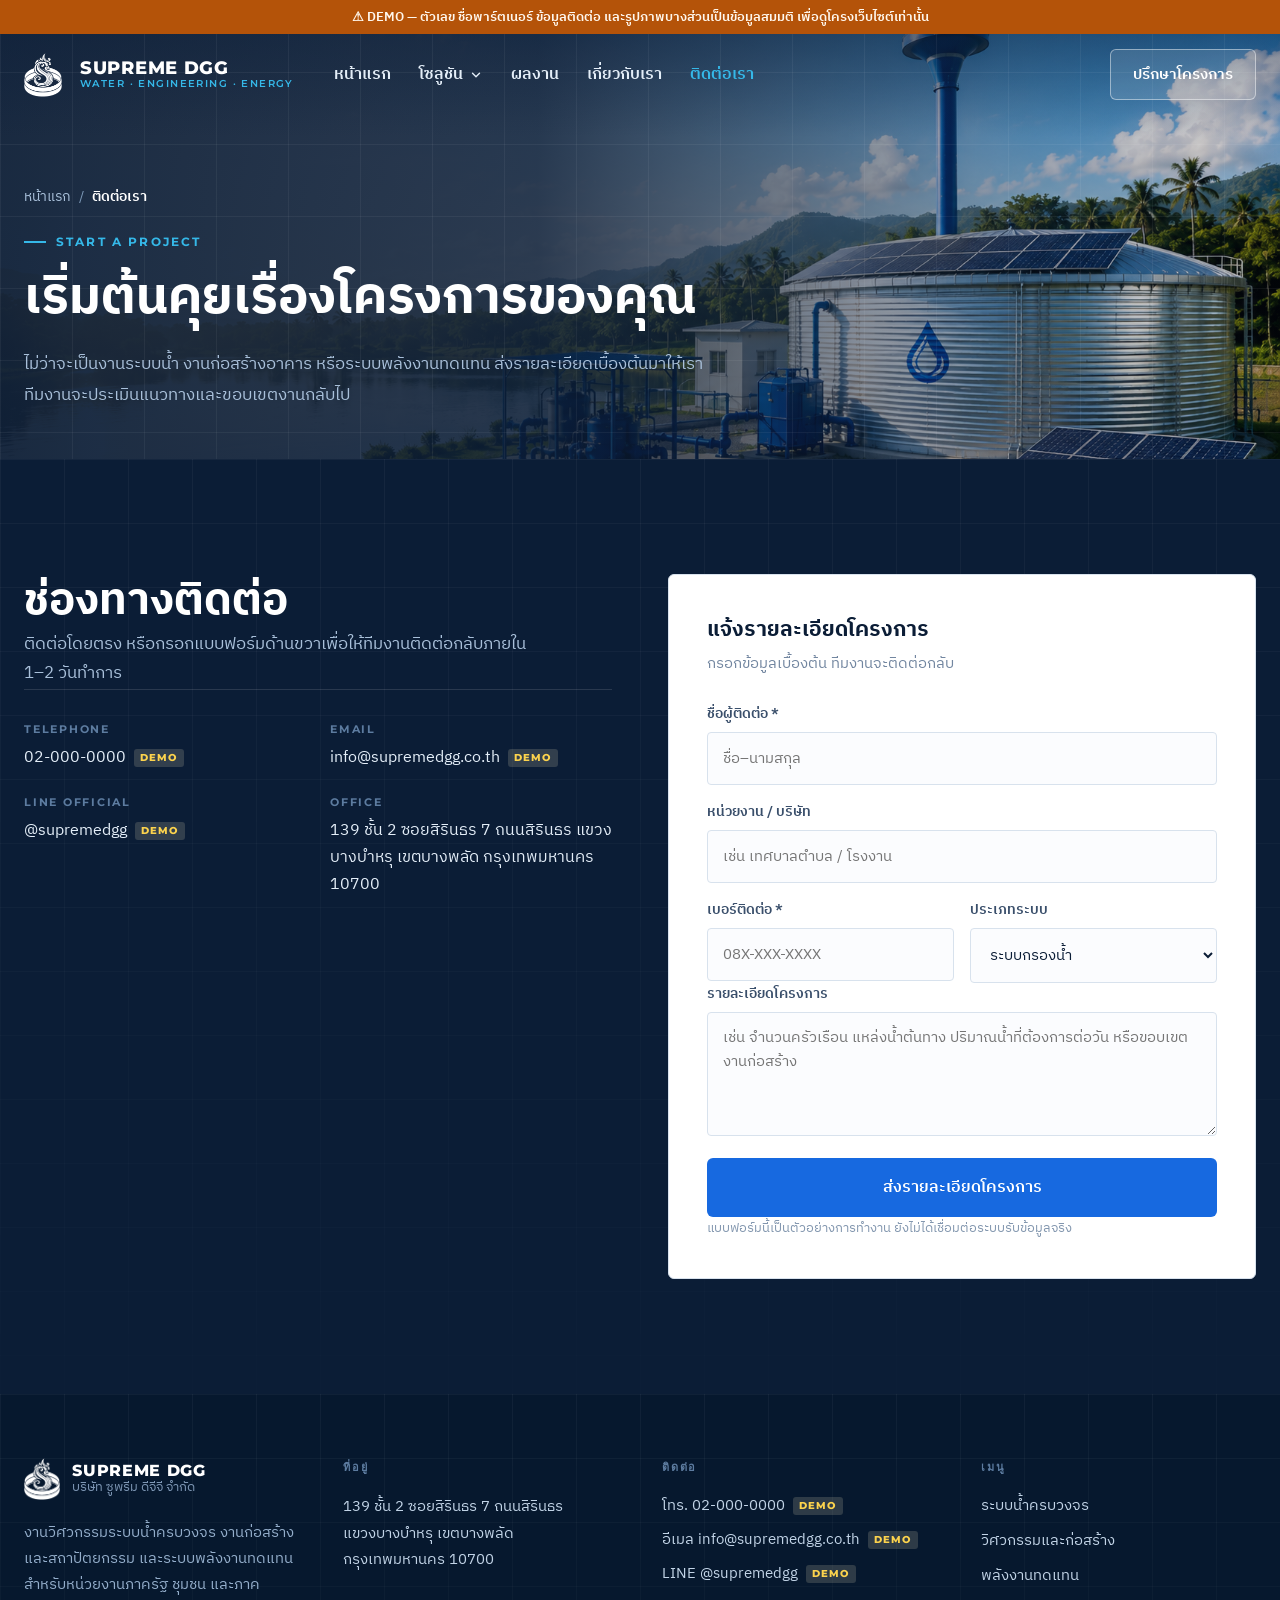
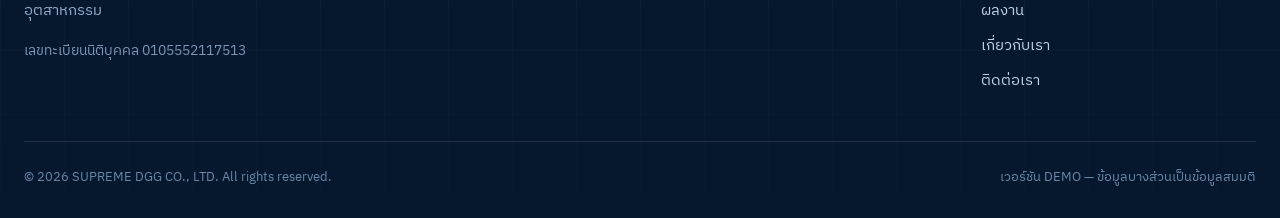
<file: contact.html>
<!DOCTYPE html>
<html lang="th">
<head>
<meta charset="UTF-8">
<meta name="viewport" content="width=device-width, initial-scale=1">
<title>ติดต่อเรา — SUPREME DGG | ปรึกษาโครงการระบบน้ำ ก่อสร้าง และพลังงาน</title>
<meta name="description" content="ส่งรายละเอียดโครงการเพื่อให้ทีมวิศวกรประเมินแนวทางระบบ ขอบเขตงาน และงบประมาณเบื้องต้น">
<link rel="preconnect" href="https://fonts.googleapis.com">
<link rel="preconnect" href="https://fonts.gstatic.com" crossorigin>
<link href="https://fonts.googleapis.com/css2?family=IBM+Plex+Sans+Thai:wght@400;500;600;700&family=Montserrat:wght@400;500;600;700;800&display=swap" rel="stylesheet">
<link rel="stylesheet" href="styles.css">
</head>
<body data-page="contact" class="is-demo">

<header id="site-header" class="header">
  <div class="header-inner">
    <a href="index.html" class="brand">
      <span class="brand-mark">
        <img class="logo logo-navy" src="assets/logo-navy.png" alt="SUPREME DGG" width="612" height="702">
        <img class="logo logo-white" src="assets/logo-white.png" alt="SUPREME DGG" width="598" height="689">
      </span>
      <span class="brand-text">
        <span class="brand-name">SUPREME DGG</span>
        <span class="brand-sub">WATER · ENGINEERING · ENERGY</span>
      </span>
    </a>
    <nav class="nav">
      <a href="index.html" data-nav="home">หน้าแรก</a>
      <div class="nav-drop" data-nav="solutions">
        <button type="button" class="nav-drop-trigger" aria-expanded="false" aria-haspopup="true">
          โซลูชัน
          <svg width="14" height="14" viewBox="0 0 24 24" fill="none" stroke="currentColor" stroke-width="2.4" stroke-linecap="round" stroke-linejoin="round"><path d="m6 9 6 6 6-6"></path></svg>
        </button>
        <div class="nav-drop-menu">
          <a href="water.html" data-nav="water">
            <strong>ระบบน้ำครบวงจร</strong>
            <span>ถังเก็บน้ำ · ระบบกรอง · น้ำประปาดื่มได้</span>
          </a>
          <a href="engineering.html" data-nav="engineering">
            <strong>วิศวกรรมและก่อสร้าง</strong>
            <span>อาคารราชการ · โรงเรียน · สถาปัตยกรรม</span>
          </a>
          <a href="energy.html" data-nav="energy">
            <strong>พลังงานทดแทน</strong>
            <span>โซลาร์เซลล์ · แก๊สซิไฟเออร์ · ไบโอชาร์</span>
          </a>
        </div>
      </div>
      <a href="projects.html" data-nav="projects">ผลงาน</a>
      <a href="about.html" data-nav="about">เกี่ยวกับเรา</a>
      <a href="contact.html" data-nav="contact">ติดต่อเรา</a>
    </nav>
    <div class="header-actions">
      <a href="contact.html" class="btn btn-header-cta">ปรึกษาโครงการ</a>
      <button type="button" id="burger" class="burger" aria-label="เมนู" aria-expanded="false" aria-controls="mobile-menu">
        <svg width="22" height="22" viewBox="0 0 24 24" fill="none" stroke="currentColor" stroke-width="2" stroke-linecap="round"><path d="M3 6h18M3 12h18M3 18h18"></path></svg>
      </button>
    </div>
  </div>
</header>

<div id="mobile-menu" class="mobile-menu" hidden>
  <a href="index.html">หน้าแรก</a>
  <div class="mobile-menu-group">
    <span class="mobile-menu-label">โซลูชัน</span>
    <a href="water.html">ระบบน้ำครบวงจร</a>
    <a href="engineering.html">วิศวกรรมและก่อสร้าง</a>
    <a href="energy.html">พลังงานทดแทน</a>
  </div>
  <a href="projects.html">ผลงาน</a>
  <a href="about.html">เกี่ยวกับเรา</a>
  <a href="contact.html">ติดต่อเรา</a>
</div>

<main>

  <section class="page-hero page-hero-tight">
    <div class="hero-media" data-slot="hero-contact">
      <img src="assets/hero.png" alt="ทีมวิศวกรลงพื้นที่หน้างาน" width="1717" height="916" fetchpriority="high">
    </div>
    <div class="wrap">
      <nav class="crumb" aria-label="breadcrumb"><a href="index.html">หน้าแรก</a><span>/</span><strong>ติดต่อเรา</strong></nav>
      <div class="eyebrow-label eyebrow-label-cyan">START A PROJECT</div>
      <h1>เริ่มต้นคุยเรื่องโครงการของคุณ</h1>
      <p>ไม่ว่าจะเป็นงานระบบน้ำ งานก่อสร้างอาคาร หรือระบบพลังงานทดแทน ส่งรายละเอียดเบื้องต้นมาให้เรา ทีมงานจะประเมินแนวทางและขอบเขตงานกลับไป</p>
    </div>
  </section>

  <section id="contact" class="section section-dark contact-section contact-page">
    <div class="wrap">
      <div class="grid grid-2 contact-grid">
        <div>
          <h2>ช่องทางติดต่อ</h2>
          <p class="section-lede">ติดต่อโดยตรง หรือกรอกแบบฟอร์มด้านขวาเพื่อให้ทีมงานติดต่อกลับภายใน 1–2 วันทำการ</p>
          <div class="contact-info">
            <div><div class="contact-info-label">TELEPHONE</div><div class="contact-info-value" data-demo>02-000-0000</div></div>
            <div><div class="contact-info-label">EMAIL</div><div class="contact-info-value" data-demo>info@supremedgg.co.th</div></div>
            <div><div class="contact-info-label">LINE OFFICIAL</div><div class="contact-info-value" data-demo>@supremedgg</div></div>
            <div><div class="contact-info-label">OFFICE</div><div class="contact-info-value">139 ชั้น 2 ซอยสิรินธร 7 ถนนสิรินธร แขวงบางบำหรุ เขตบางพลัด กรุงเทพมหานคร 10700</div></div>
          </div>
        </div>

        <div id="contact-form" class="form-panel">
          <div id="form-success" class="form-success" hidden>
            <div class="form-success-icon">
              <svg width="30" height="30" viewBox="0 0 24 24" fill="none" stroke="#1E9E63" stroke-width="2.4" stroke-linecap="round" stroke-linejoin="round"><path d="M20 6 9 17l-5-5"></path></svg>
            </div>
            <h3>ส่งข้อมูลเรียบร้อย</h3>
            <p>ทีมงานจะติดต่อกลับภายใน 1–2 วันทำการ</p>
            <button type="button" id="form-reset" class="btn btn-outline-navy">ส่งข้อมูลอีกครั้ง</button>
          </div>

          <form id="project-form">
            <h3>แจ้งรายละเอียดโครงการ</h3>
            <p class="form-lede">กรอกข้อมูลเบื้องต้น ทีมงานจะติดต่อกลับ</p>
            <label class="field">
              <span>ชื่อผู้ติดต่อ *</span>
              <input type="text" name="name" required placeholder="ชื่อ–นามสกุล">
            </label>
            <label class="field">
              <span>หน่วยงาน / บริษัท</span>
              <input type="text" name="org" placeholder="เช่น เทศบาลตำบล / โรงงาน">
            </label>
            <div class="field-row">
              <label class="field">
                <span>เบอร์ติดต่อ *</span>
                <input type="tel" name="phone" required placeholder="08X-XXX-XXXX">
              </label>
              <label class="field">
                <span>ประเภทระบบ</span>
                <select name="type">
                  <option value="ระบบกรองน้ำ">ระบบกรองน้ำ</option>
                  <option value="ถังเก็บน้ำ">ถังเก็บน้ำ</option>
                  <option value="ระบบน้ำดื่ม">ระบบน้ำดื่ม</option>
                  <option value="งานก่อสร้าง / อาคาร">งานก่อสร้าง / อาคาร</option>
                  <option value="โซลาร์เซลล์">โซลาร์เซลล์</option>
                  <option value="แก๊สซิไฟเออร์ / ไบโอชาร์">แก๊สซิไฟเออร์ / ไบโอชาร์</option>
                  <option value="ยังไม่ระบุ">ยังไม่ระบุ</option>
                </select>
              </label>
            </div>
            <label class="field">
              <span>รายละเอียดโครงการ</span>
              <textarea name="msg" rows="4" placeholder="เช่น จำนวนครัวเรือน แหล่งน้ำต้นทาง ปริมาณน้ำที่ต้องการต่อวัน หรือขอบเขตงานก่อสร้าง"></textarea>
            </label>
            <button type="submit" class="btn btn-submit">ส่งรายละเอียดโครงการ</button>
            <p class="form-note">แบบฟอร์มนี้เป็นตัวอย่างการทำงาน ยังไม่ได้เชื่อมต่อระบบรับข้อมูลจริง</p>
          </form>
        </div>
      </div>
    </div>
  </section>

</main>


</main>

<!-- FOOTER -->
<footer class="footer">
  <div class="wrap">
    <div class="footer-grid">
      <div>
        <div class="footer-brand">
          <img src="assets/logo-white.png" alt="SUPREME DGG" class="footer-logo" width="598" height="689" loading="lazy" decoding="async">
          <span>
            <span class="footer-brand-name">SUPREME DGG</span>
            <span class="footer-brand-sub">บริษัท ซูพรีม ดีจีจี จำกัด</span>
          </span>
        </div>
        <p class="footer-desc">งานวิศวกรรมระบบน้ำครบวงจร งานก่อสร้างและสถาปัตยกรรม และระบบพลังงานทดแทน สำหรับหน่วยงานภาครัฐ ชุมชน และภาคอุตสาหกรรม</p>
        <div class="footer-reg">เลขทะเบียนนิติบุคคล 0105552117513</div>
      </div>
      <div>
        <div class="footer-label">ที่อยู่</div>
        <p class="footer-address">139 ชั้น 2 ซอยสิรินธร 7 ถนนสิรินธร<br>แขวงบางบำหรุ เขตบางพลัด<br>กรุงเทพมหานคร 10700</p>
      </div>
      <div>
        <div class="footer-label">ติดต่อ</div>
        <div class="footer-contact">
          <span data-demo>โทร. 02-000-0000</span>
          <span data-demo>อีเมล info@supremedgg.co.th</span>
          <span data-demo>LINE @supremedgg</span>
        </div>
      </div>
      <div>
        <div class="footer-label">เมนู</div>
        <div class="footer-links">
          <a href="water.html">ระบบน้ำครบวงจร</a>
          <a href="engineering.html">วิศวกรรมและก่อสร้าง</a>
          <a href="energy.html">พลังงานทดแทน</a>
          <a href="projects.html">ผลงาน</a>
          <a href="about.html">เกี่ยวกับเรา</a>
          <a href="contact.html">ติดต่อเรา</a>
        </div>
      </div>
    </div>
    <div class="footer-bottom">
      <span>© 2026 SUPREME DGG CO., LTD. All rights reserved.</span>
      <span>เวอร์ชัน DEMO — ข้อมูลบางส่วนเป็นข้อมูลสมมติ</span>
    </div>
  </div>
</footer>

<script src="script.js"></script>
</body>
</html>
</file>
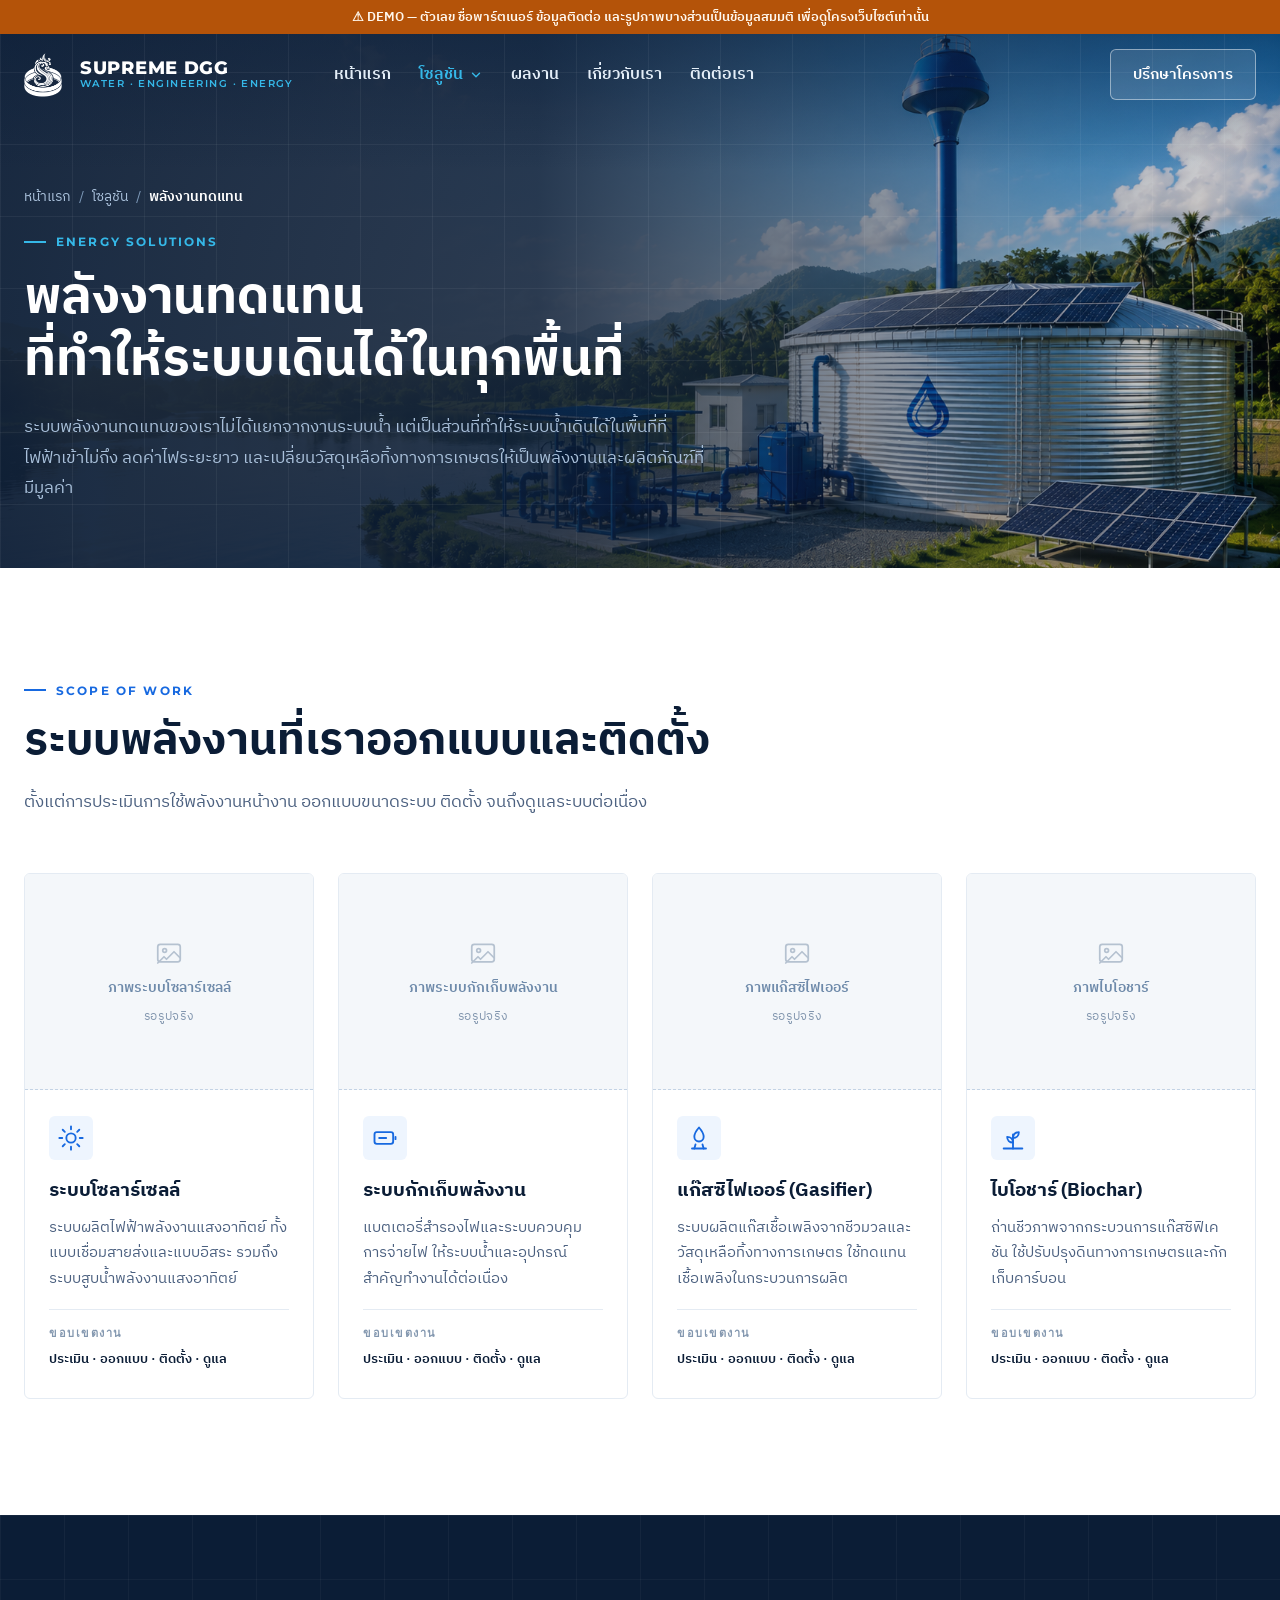
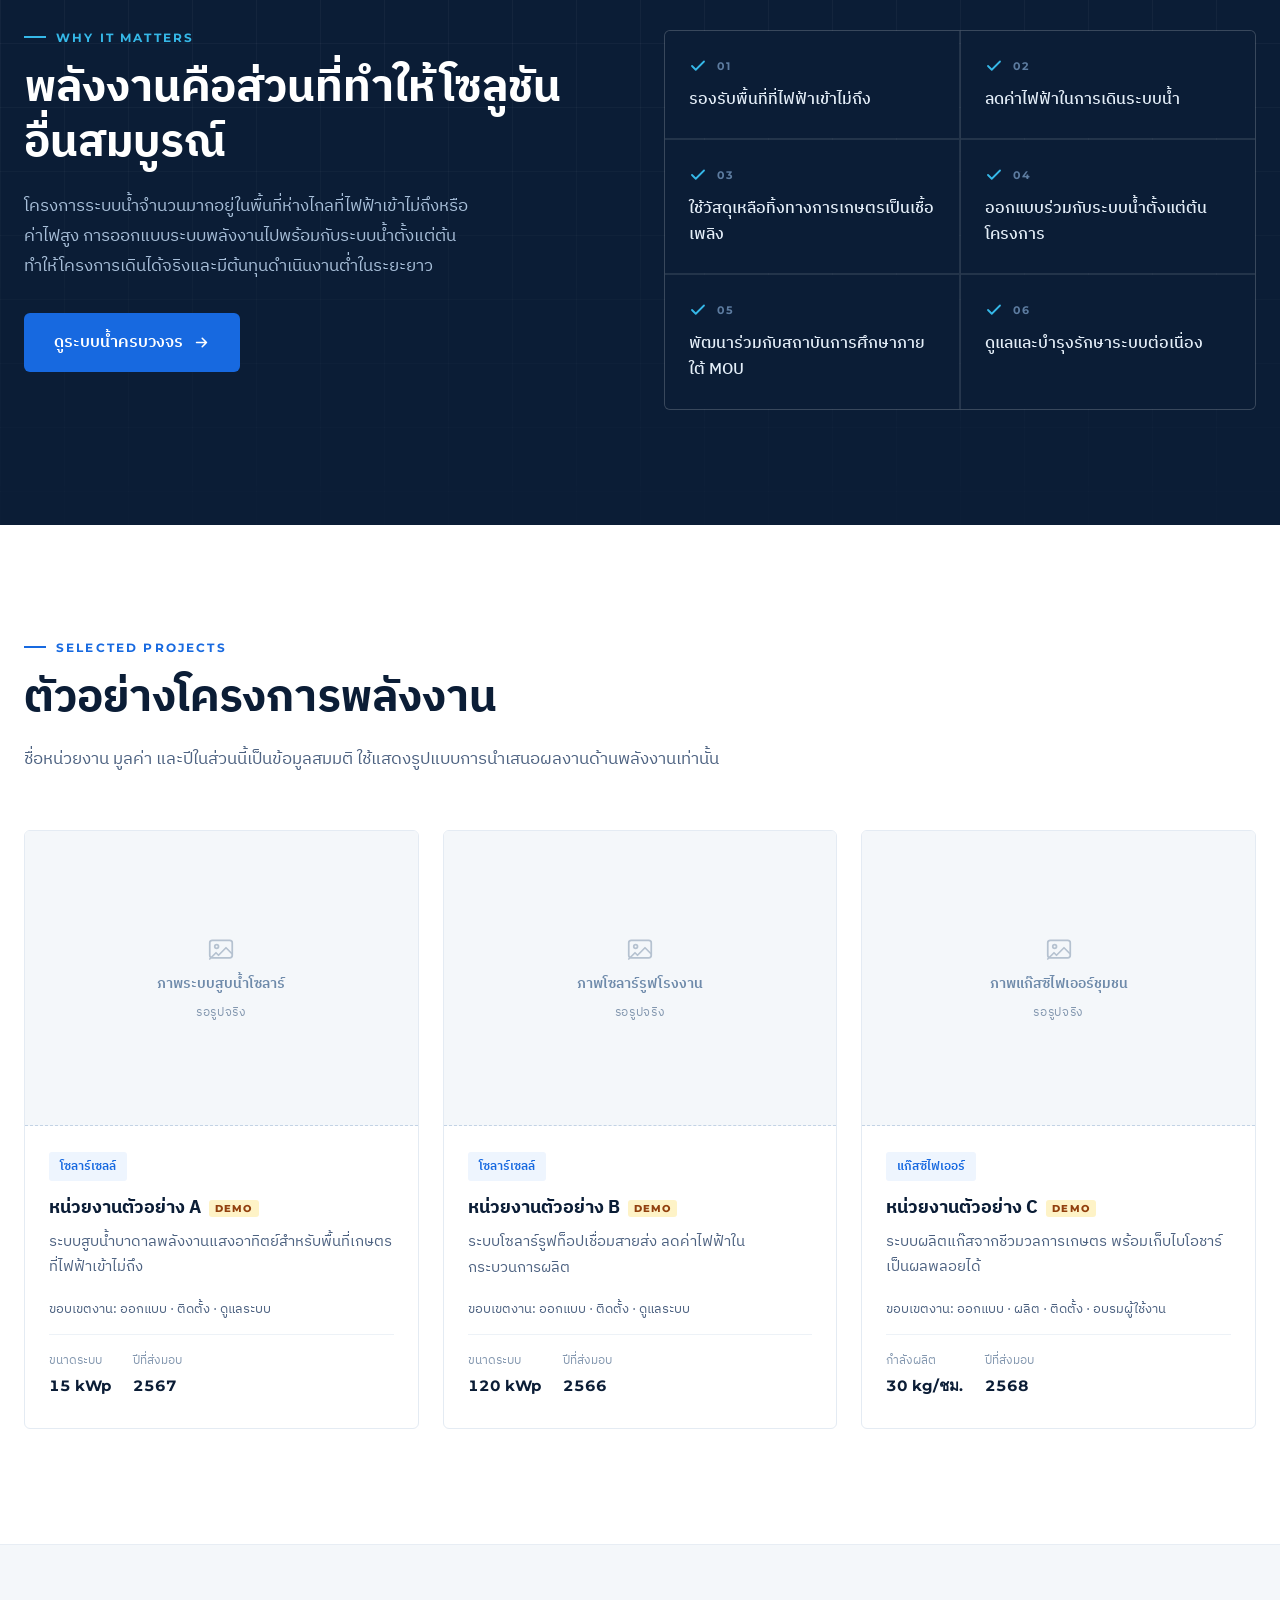
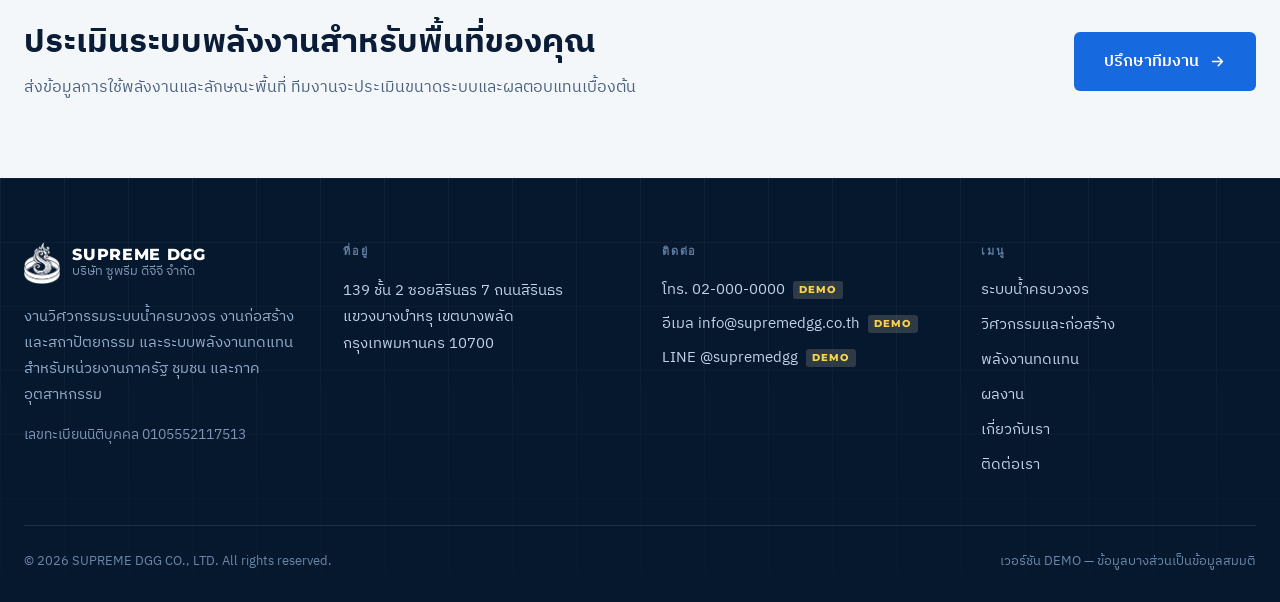
<file: energy.html>
<!DOCTYPE html>
<html lang="th">
<head>
<meta charset="UTF-8">
<meta name="viewport" content="width=device-width, initial-scale=1">
<title>พลังงานทดแทน — SUPREME DGG | โซลาร์เซลล์ แก๊สซิไฟเออร์ ไบโอชาร์</title>
<meta name="description" content="ระบบพลังงานแสงอาทิตย์ ระบบกักเก็บพลังงาน เตาแก๊สซิไฟเออร์จากชีวมวล และการผลิตไบโอชาร์ สำหรับชุมชน ภาคเกษตร และโรงงาน">
<link rel="preconnect" href="https://fonts.googleapis.com">
<link rel="preconnect" href="https://fonts.gstatic.com" crossorigin>
<link href="https://fonts.googleapis.com/css2?family=IBM+Plex+Sans+Thai:wght@400;500;600;700&family=Montserrat:wght@400;500;600;700;800&display=swap" rel="stylesheet">
<link rel="stylesheet" href="styles.css">
</head>
<body data-page="energy" class="is-demo">

<header id="site-header" class="header">
  <div class="header-inner">
    <a href="index.html" class="brand">
      <span class="brand-mark">
        <img class="logo logo-navy" src="assets/logo-navy.png" alt="SUPREME DGG" width="612" height="702">
        <img class="logo logo-white" src="assets/logo-white.png" alt="SUPREME DGG" width="598" height="689">
      </span>
      <span class="brand-text">
        <span class="brand-name">SUPREME DGG</span>
        <span class="brand-sub">WATER · ENGINEERING · ENERGY</span>
      </span>
    </a>
    <nav class="nav">
      <a href="index.html" data-nav="home">หน้าแรก</a>
      <div class="nav-drop" data-nav="solutions">
        <button type="button" class="nav-drop-trigger" aria-expanded="false" aria-haspopup="true">
          โซลูชัน
          <svg width="14" height="14" viewBox="0 0 24 24" fill="none" stroke="currentColor" stroke-width="2.4" stroke-linecap="round" stroke-linejoin="round"><path d="m6 9 6 6 6-6"></path></svg>
        </button>
        <div class="nav-drop-menu">
          <a href="water.html" data-nav="water">
            <strong>ระบบน้ำครบวงจร</strong>
            <span>ถังเก็บน้ำ · ระบบกรอง · น้ำประปาดื่มได้</span>
          </a>
          <a href="engineering.html" data-nav="engineering">
            <strong>วิศวกรรมและก่อสร้าง</strong>
            <span>อาคารราชการ · โรงเรียน · สถาปัตยกรรม</span>
          </a>
          <a href="energy.html" data-nav="energy">
            <strong>พลังงานทดแทน</strong>
            <span>โซลาร์เซลล์ · แก๊สซิไฟเออร์ · ไบโอชาร์</span>
          </a>
        </div>
      </div>
      <a href="projects.html" data-nav="projects">ผลงาน</a>
      <a href="about.html" data-nav="about">เกี่ยวกับเรา</a>
      <a href="contact.html" data-nav="contact">ติดต่อเรา</a>
    </nav>
    <div class="header-actions">
      <a href="contact.html" class="btn btn-header-cta">ปรึกษาโครงการ</a>
      <button type="button" id="burger" class="burger" aria-label="เมนู" aria-expanded="false" aria-controls="mobile-menu">
        <svg width="22" height="22" viewBox="0 0 24 24" fill="none" stroke="currentColor" stroke-width="2" stroke-linecap="round"><path d="M3 6h18M3 12h18M3 18h18"></path></svg>
      </button>
    </div>
  </div>
</header>

<div id="mobile-menu" class="mobile-menu" hidden>
  <a href="index.html">หน้าแรก</a>
  <div class="mobile-menu-group">
    <span class="mobile-menu-label">โซลูชัน</span>
    <a href="water.html">ระบบน้ำครบวงจร</a>
    <a href="engineering.html">วิศวกรรมและก่อสร้าง</a>
    <a href="energy.html">พลังงานทดแทน</a>
  </div>
  <a href="projects.html">ผลงาน</a>
  <a href="about.html">เกี่ยวกับเรา</a>
  <a href="contact.html">ติดต่อเรา</a>
</div>

<main>

  <section class="page-hero">
    <div class="hero-media" data-slot="hero-energy">
      <img src="assets/hero.png" alt="ระบบโซลาร์เซลล์และพลังงานทดแทน" width="1717" height="916" fetchpriority="high">
    </div>
    <div class="wrap">
      <nav class="crumb" aria-label="breadcrumb"><a href="index.html">หน้าแรก</a><span>/</span><a href="index.html#lines">โซลูชัน</a><span>/</span><strong>พลังงานทดแทน</strong></nav>
      <div class="eyebrow-label eyebrow-label-cyan">ENERGY SOLUTIONS</div>
      <h1>พลังงานทดแทน<br>ที่ทำให้ระบบเดินได้ในทุกพื้นที่</h1>
      <p>ระบบพลังงานทดแทนของเราไม่ได้แยกจากงานระบบน้ำ แต่เป็นส่วนที่ทำให้ระบบน้ำเดินได้ในพื้นที่ที่ไฟฟ้าเข้าไม่ถึง ลดค่าไฟระยะยาว และเปลี่ยนวัสดุเหลือทิ้งทางการเกษตรให้เป็นพลังงานและผลิตภัณฑ์ที่มีมูลค่า</p>
    </div>
  </section>

  <section class="section" data-reveal>
    <div class="wrap">
      <div class="section-head">
        <div class="eyebrow-label">SCOPE OF WORK</div>
        <h2>ระบบพลังงานที่เราออกแบบและติดตั้ง</h2>
        <p>ตั้งแต่การประเมินการใช้พลังงานหน้างาน ออกแบบขนาดระบบ ติดตั้ง จนถึงดูแลระบบต่อเนื่อง</p>
      </div>
      <div class="grid grid-4">
        <article class="card service-card">
          <div class="demo-photo">
            <svg width="30" height="30" viewBox="0 0 24 24" fill="none" stroke="currentColor" stroke-width="1.4" stroke-linecap="round" stroke-linejoin="round"><rect x="3" y="5" width="18" height="14" rx="2"></rect><circle cx="8.5" cy="10" r="1.5"></circle><path d="m21 16-5-5-6 6-2-2-5 5"></path></svg>
            <strong>ภาพระบบโซลาร์เซลล์</strong>
            <span>รอรูปจริง</span>
          </div>
          <div class="card-body">
            <div class="card-icon"><svg width="28" height="28" viewBox="0 0 24 24" fill="none" stroke="currentColor" stroke-width="1.6" stroke-linecap="round" stroke-linejoin="round"><circle cx="12" cy="12" r="4"></circle><path d="M12 2v2.5M12 19.5V22M2 12h2.5M19.5 12H22M4.9 4.9l1.8 1.8M17.3 17.3l1.8 1.8M19.1 4.9l-1.8 1.8M6.7 17.3l-1.8 1.8"></path></svg></div>
            <h3>ระบบโซลาร์เซลล์</h3>
            <p>ระบบผลิตไฟฟ้าพลังงานแสงอาทิตย์ ทั้งแบบเชื่อมสายส่งและแบบอิสระ รวมถึงระบบสูบน้ำพลังงานแสงอาทิตย์</p>
            <div class="card-spec"><span>ขอบเขตงาน</span><strong>ประเมิน · ออกแบบ · ติดตั้ง · ดูแล</strong></div>
          </div>
        </article>
        <article class="card service-card">
          <div class="demo-photo">
            <svg width="30" height="30" viewBox="0 0 24 24" fill="none" stroke="currentColor" stroke-width="1.4" stroke-linecap="round" stroke-linejoin="round"><rect x="3" y="5" width="18" height="14" rx="2"></rect><circle cx="8.5" cy="10" r="1.5"></circle><path d="m21 16-5-5-6 6-2-2-5 5"></path></svg>
            <strong>ภาพระบบกักเก็บพลังงาน</strong>
            <span>รอรูปจริง</span>
          </div>
          <div class="card-body">
            <div class="card-icon"><svg width="28" height="28" viewBox="0 0 24 24" fill="none" stroke="currentColor" stroke-width="1.6" stroke-linecap="round" stroke-linejoin="round"><rect x="3" y="7" width="16" height="10" rx="2"></rect><path d="M21 11v2M7 12h6"></path></svg></div>
            <h3>ระบบกักเก็บพลังงาน</h3>
            <p>แบตเตอรี่สำรองไฟและระบบควบคุมการจ่ายไฟ ให้ระบบน้ำและอุปกรณ์สำคัญทำงานได้ต่อเนื่อง</p>
            <div class="card-spec"><span>ขอบเขตงาน</span><strong>ประเมิน · ออกแบบ · ติดตั้ง · ดูแล</strong></div>
          </div>
        </article>
        <article class="card service-card">
          <div class="demo-photo">
            <svg width="30" height="30" viewBox="0 0 24 24" fill="none" stroke="currentColor" stroke-width="1.4" stroke-linecap="round" stroke-linejoin="round"><rect x="3" y="5" width="18" height="14" rx="2"></rect><circle cx="8.5" cy="10" r="1.5"></circle><path d="m21 16-5-5-6 6-2-2-5 5"></path></svg>
            <strong>ภาพแก๊สซิไฟเออร์</strong>
            <span>รอรูปจริง</span>
          </div>
          <div class="card-body">
            <div class="card-icon"><svg width="28" height="28" viewBox="0 0 24 24" fill="none" stroke="currentColor" stroke-width="1.6" stroke-linecap="round" stroke-linejoin="round"><path d="M12 3s4 4.5 4 8a4 4 0 0 1-8 0c0-3.5 4-8 4-8Z"></path><path d="M6 21h12"></path><path d="M9 17.5 8 21M15 17.5 16 21"></path></svg></div>
            <h3>แก๊สซิไฟเออร์ (Gasifier)</h3>
            <p>ระบบผลิตแก๊สเชื้อเพลิงจากชีวมวลและวัสดุเหลือทิ้งทางการเกษตร ใช้ทดแทนเชื้อเพลิงในกระบวนการผลิต</p>
            <div class="card-spec"><span>ขอบเขตงาน</span><strong>ประเมิน · ออกแบบ · ติดตั้ง · ดูแล</strong></div>
          </div>
        </article>
        <article class="card service-card">
          <div class="demo-photo">
            <svg width="30" height="30" viewBox="0 0 24 24" fill="none" stroke="currentColor" stroke-width="1.4" stroke-linecap="round" stroke-linejoin="round"><rect x="3" y="5" width="18" height="14" rx="2"></rect><circle cx="8.5" cy="10" r="1.5"></circle><path d="m21 16-5-5-6 6-2-2-5 5"></path></svg>
            <strong>ภาพไบโอชาร์</strong>
            <span>รอรูปจริง</span>
          </div>
          <div class="card-body">
            <div class="card-icon"><svg width="28" height="28" viewBox="0 0 24 24" fill="none" stroke="currentColor" stroke-width="1.6" stroke-linecap="round" stroke-linejoin="round"><path d="M12 21V9"></path><path d="M12 12c0-3 2-5 5-5 0 3-2 5-5 5ZM12 16c0-3-2-5-5-5 0 3 2 5 5 5Z"></path><path d="M4 21h16"></path></svg></div>
            <h3>ไบโอชาร์ (Biochar)</h3>
            <p>ถ่านชีวภาพจากกระบวนการแก๊สซิฟิเคชัน ใช้ปรับปรุงดินทางการเกษตรและกักเก็บคาร์บอน</p>
            <div class="card-spec"><span>ขอบเขตงาน</span><strong>ประเมิน · ออกแบบ · ติดตั้ง · ดูแล</strong></div>
          </div>
        </article>
      </div>
      </div>
    </div>
  </section>

  <!-- WHY INTEGRATED -->
  <section class="section section-dark" data-reveal>
    <div class="wrap">
      <div class="grid grid-2 why-grid">
        <div class="why-copy">
          <div class="eyebrow-label eyebrow-label-cyan">WHY IT MATTERS</div>
          <h2>พลังงานคือส่วนที่ทำให้โซลูชันอื่นสมบูรณ์</h2>
          <p>โครงการระบบน้ำจำนวนมากอยู่ในพื้นที่ห่างไกลที่ไฟฟ้าเข้าไม่ถึงหรือค่าไฟสูง การออกแบบระบบพลังงานไปพร้อมกับระบบน้ำตั้งแต่ต้น ทำให้โครงการเดินได้จริงและมีต้นทุนดำเนินงานต่ำในระยะยาว</p>
          <a href="water.html" class="btn btn-primary">ดูระบบน้ำครบวงจร
            <svg width="17" height="17" viewBox="0 0 24 24" fill="none" stroke="currentColor" stroke-width="2.2" stroke-linecap="round" stroke-linejoin="round"><path d="M5 12h14M13 6l6 6-6 6"></path></svg>
          </a>
        </div>
        <div class="reasons-grid">
          <div class="reason"><div class="reason-head"><svg width="18" height="18" viewBox="0 0 24 24" fill="none" stroke="#35B8E8" stroke-width="2.4" stroke-linecap="round" stroke-linejoin="round"><path d="M20 6 9 17l-5-5"></path></svg><span>01</span></div><p>รองรับพื้นที่ที่ไฟฟ้าเข้าไม่ถึง</p></div>
          <div class="reason"><div class="reason-head"><svg width="18" height="18" viewBox="0 0 24 24" fill="none" stroke="#35B8E8" stroke-width="2.4" stroke-linecap="round" stroke-linejoin="round"><path d="M20 6 9 17l-5-5"></path></svg><span>02</span></div><p>ลดค่าไฟฟ้าในการเดินระบบน้ำ</p></div>
          <div class="reason"><div class="reason-head"><svg width="18" height="18" viewBox="0 0 24 24" fill="none" stroke="#35B8E8" stroke-width="2.4" stroke-linecap="round" stroke-linejoin="round"><path d="M20 6 9 17l-5-5"></path></svg><span>03</span></div><p>ใช้วัสดุเหลือทิ้งทางการเกษตรเป็นเชื้อเพลิง</p></div>
          <div class="reason"><div class="reason-head"><svg width="18" height="18" viewBox="0 0 24 24" fill="none" stroke="#35B8E8" stroke-width="2.4" stroke-linecap="round" stroke-linejoin="round"><path d="M20 6 9 17l-5-5"></path></svg><span>04</span></div><p>ออกแบบร่วมกับระบบน้ำตั้งแต่ต้นโครงการ</p></div>
          <div class="reason"><div class="reason-head"><svg width="18" height="18" viewBox="0 0 24 24" fill="none" stroke="#35B8E8" stroke-width="2.4" stroke-linecap="round" stroke-linejoin="round"><path d="M20 6 9 17l-5-5"></path></svg><span>05</span></div><p>พัฒนาร่วมกับสถาบันการศึกษาภายใต้ MOU</p></div>
          <div class="reason"><div class="reason-head"><svg width="18" height="18" viewBox="0 0 24 24" fill="none" stroke="#35B8E8" stroke-width="2.4" stroke-linecap="round" stroke-linejoin="round"><path d="M20 6 9 17l-5-5"></path></svg><span>06</span></div><p>ดูแลและบำรุงรักษาระบบต่อเนื่อง</p></div>
        </div>
      </div>
    </div>
  </section>

  <!-- SAMPLE PROJECTS (demo data) -->
  <section class="section" data-reveal>
    <div class="wrap">
      <div class="section-head">
        <div class="eyebrow-label">SELECTED PROJECTS</div>
        <h2>ตัวอย่างโครงการพลังงาน</h2>
        <p>ชื่อหน่วยงาน มูลค่า และปีในส่วนนี้เป็นข้อมูลสมมติ ใช้แสดงรูปแบบการนำเสนอผลงานด้านพลังงานเท่านั้น</p>
      </div>
      <div class="grid grid-3">
        <article class="card project-card">
          <div class="demo-photo">
            <svg width="30" height="30" viewBox="0 0 24 24" fill="none" stroke="currentColor" stroke-width="1.4" stroke-linecap="round" stroke-linejoin="round"><rect x="3" y="5" width="18" height="14" rx="2"></rect><circle cx="8.5" cy="10" r="1.5"></circle><path d="m21 16-5-5-6 6-2-2-5 5"></path></svg>
            <strong>ภาพระบบสูบน้ำโซลาร์</strong>
            <span>รอรูปจริง</span>
          </div>
          <div class="card-body">
            <div class="tag">โซลาร์เซลล์</div>
            <h3 data-demo>หน่วยงานตัวอย่าง A</h3>
            <p>ระบบสูบน้ำบาดาลพลังงานแสงอาทิตย์สำหรับพื้นที่เกษตรที่ไฟฟ้าเข้าไม่ถึง</p>
            <div class="project-scope">ขอบเขตงาน: ออกแบบ · ติดตั้ง · ดูแลระบบ</div>
            <div class="stat-row">
              <div><span>ขนาดระบบ</span><strong>15 kWp</strong></div>
              <div><span>ปีที่ส่งมอบ</span><strong>2567</strong></div>
            </div>
          </div>
        </article>
        <article class="card project-card">
          <div class="demo-photo">
            <svg width="30" height="30" viewBox="0 0 24 24" fill="none" stroke="currentColor" stroke-width="1.4" stroke-linecap="round" stroke-linejoin="round"><rect x="3" y="5" width="18" height="14" rx="2"></rect><circle cx="8.5" cy="10" r="1.5"></circle><path d="m21 16-5-5-6 6-2-2-5 5"></path></svg>
            <strong>ภาพโซลาร์รูฟโรงงาน</strong>
            <span>รอรูปจริง</span>
          </div>
          <div class="card-body">
            <div class="tag">โซลาร์เซลล์</div>
            <h3 data-demo>หน่วยงานตัวอย่าง B</h3>
            <p>ระบบโซลาร์รูฟท็อปเชื่อมสายส่ง ลดค่าไฟฟ้าในกระบวนการผลิต</p>
            <div class="project-scope">ขอบเขตงาน: ออกแบบ · ติดตั้ง · ดูแลระบบ</div>
            <div class="stat-row">
              <div><span>ขนาดระบบ</span><strong>120 kWp</strong></div>
              <div><span>ปีที่ส่งมอบ</span><strong>2566</strong></div>
            </div>
          </div>
        </article>
        <article class="card project-card">
          <div class="demo-photo">
            <svg width="30" height="30" viewBox="0 0 24 24" fill="none" stroke="currentColor" stroke-width="1.4" stroke-linecap="round" stroke-linejoin="round"><rect x="3" y="5" width="18" height="14" rx="2"></rect><circle cx="8.5" cy="10" r="1.5"></circle><path d="m21 16-5-5-6 6-2-2-5 5"></path></svg>
            <strong>ภาพแก๊สซิไฟเออร์ชุมชน</strong>
            <span>รอรูปจริง</span>
          </div>
          <div class="card-body">
            <div class="tag">แก๊สซิไฟเออร์</div>
            <h3 data-demo>หน่วยงานตัวอย่าง C</h3>
            <p>ระบบผลิตแก๊สจากชีวมวลการเกษตร พร้อมเก็บไบโอชาร์เป็นผลพลอยได้</p>
            <div class="project-scope">ขอบเขตงาน: ออกแบบ · ผลิต · ติดตั้ง · อบรมผู้ใช้งาน</div>
            <div class="stat-row">
              <div><span>กำลังผลิต</span><strong>30 kg/ชม.</strong></div>
              <div><span>ปีที่ส่งมอบ</span><strong>2568</strong></div>
            </div>
          </div>
        </article>
      </div>
    </div>
  </section>

  <section class="cta-band" data-reveal>
    <div class="wrap cta-band-inner">
      <div>
        <h2>ประเมินระบบพลังงานสำหรับพื้นที่ของคุณ</h2>
        <p>ส่งข้อมูลการใช้พลังงานและลักษณะพื้นที่ ทีมงานจะประเมินขนาดระบบและผลตอบแทนเบื้องต้น</p>
      </div>
      <a href="contact.html" class="btn btn-primary">ปรึกษาทีมงาน
        <svg width="17" height="17" viewBox="0 0 24 24" fill="none" stroke="currentColor" stroke-width="2.2" stroke-linecap="round" stroke-linejoin="round"><path d="M5 12h14M13 6l6 6-6 6"></path></svg>
      </a>
    </div>
  </section>

</main>

<!-- FOOTER -->
<footer class="footer">
  <div class="wrap">
    <div class="footer-grid">
      <div>
        <div class="footer-brand">
          <img src="assets/logo-white.png" alt="SUPREME DGG" class="footer-logo" width="598" height="689" loading="lazy" decoding="async">
          <span>
            <span class="footer-brand-name">SUPREME DGG</span>
            <span class="footer-brand-sub">บริษัท ซูพรีม ดีจีจี จำกัด</span>
          </span>
        </div>
        <p class="footer-desc">งานวิศวกรรมระบบน้ำครบวงจร งานก่อสร้างและสถาปัตยกรรม และระบบพลังงานทดแทน สำหรับหน่วยงานภาครัฐ ชุมชน และภาคอุตสาหกรรม</p>
        <div class="footer-reg">เลขทะเบียนนิติบุคคล 0105552117513</div>
      </div>
      <div>
        <div class="footer-label">ที่อยู่</div>
        <p class="footer-address">139 ชั้น 2 ซอยสิรินธร 7 ถนนสิรินธร<br>แขวงบางบำหรุ เขตบางพลัด<br>กรุงเทพมหานคร 10700</p>
      </div>
      <div>
        <div class="footer-label">ติดต่อ</div>
        <div class="footer-contact">
          <span data-demo>โทร. 02-000-0000</span>
          <span data-demo>อีเมล info@supremedgg.co.th</span>
          <span data-demo>LINE @supremedgg</span>
        </div>
      </div>
      <div>
        <div class="footer-label">เมนู</div>
        <div class="footer-links">
          <a href="water.html">ระบบน้ำครบวงจร</a>
          <a href="engineering.html">วิศวกรรมและก่อสร้าง</a>
          <a href="energy.html">พลังงานทดแทน</a>
          <a href="projects.html">ผลงาน</a>
          <a href="about.html">เกี่ยวกับเรา</a>
          <a href="contact.html">ติดต่อเรา</a>
        </div>
      </div>
    </div>
    <div class="footer-bottom">
      <span>© 2026 SUPREME DGG CO., LTD. All rights reserved.</span>
      <span>เวอร์ชัน DEMO — ข้อมูลบางส่วนเป็นข้อมูลสมมติ</span>
    </div>
  </div>
</footer>

<script src="script.js"></script>
</body>
</html>
</file>
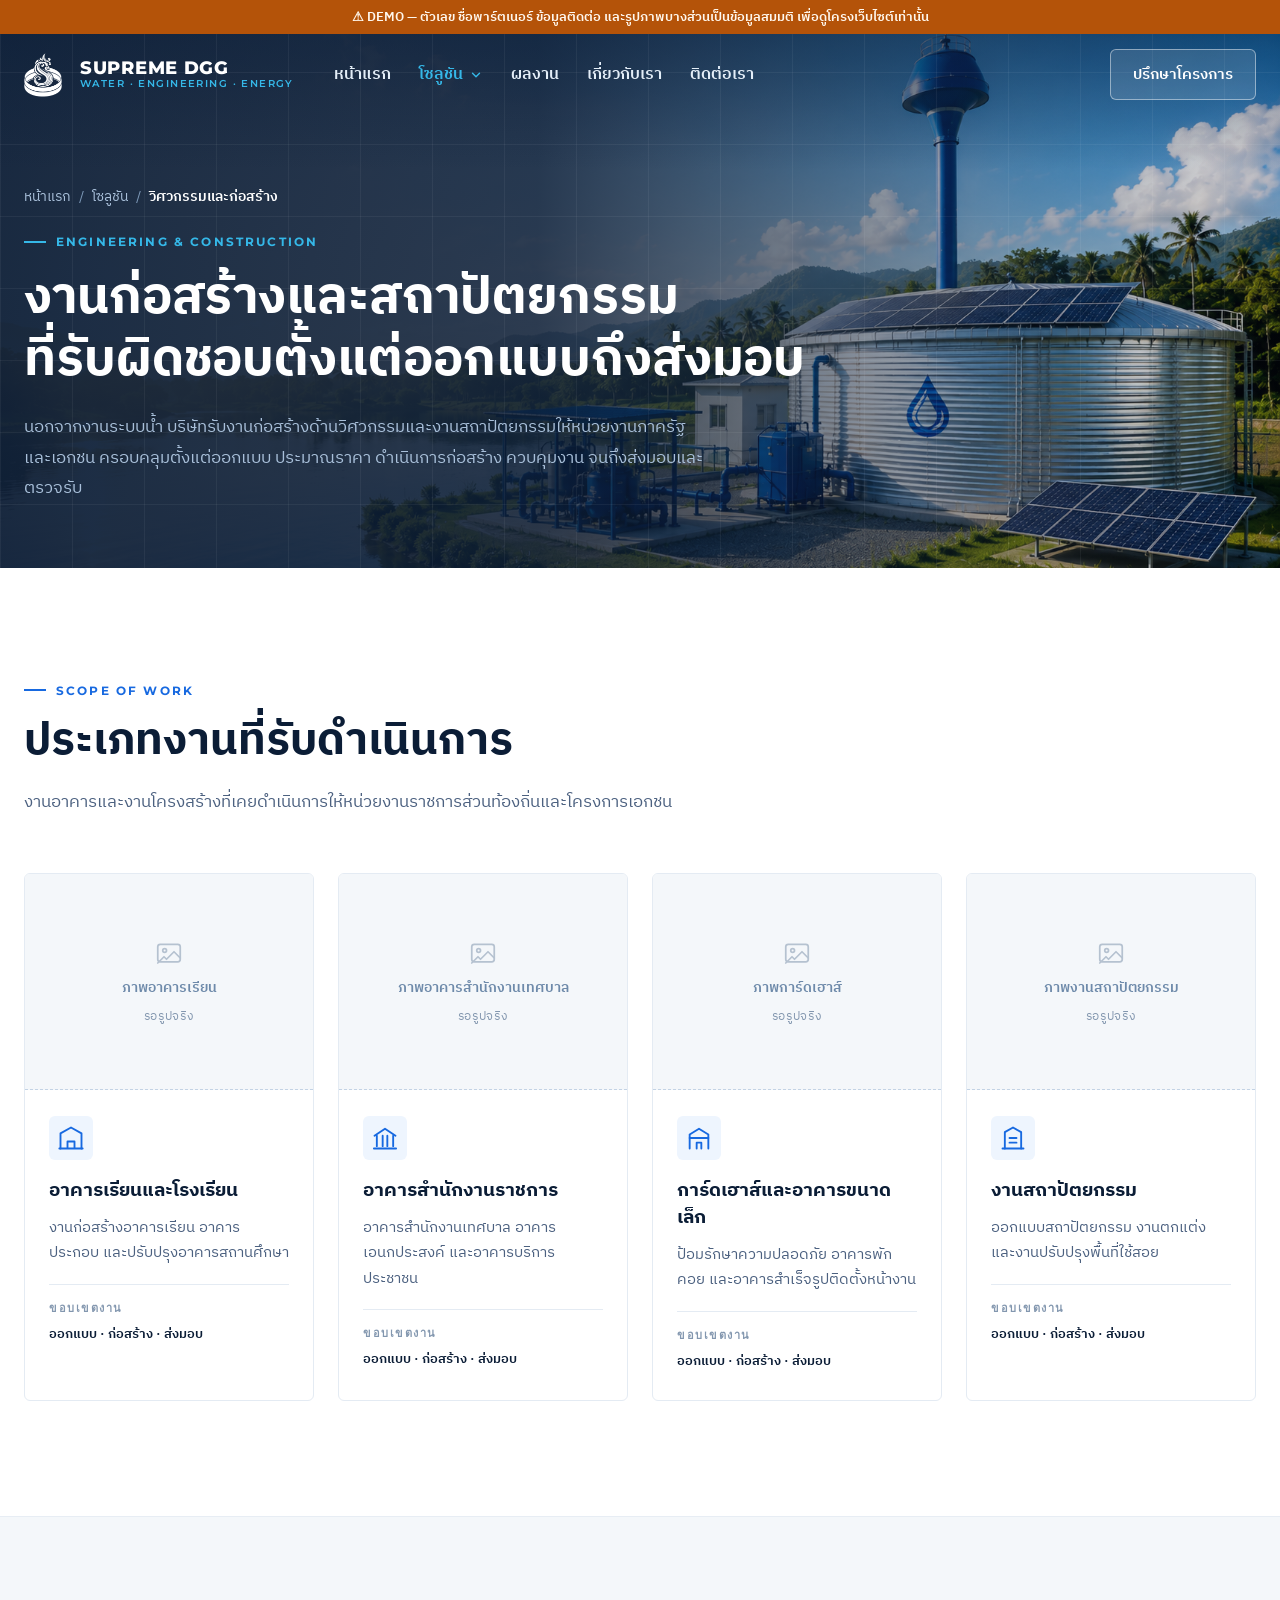
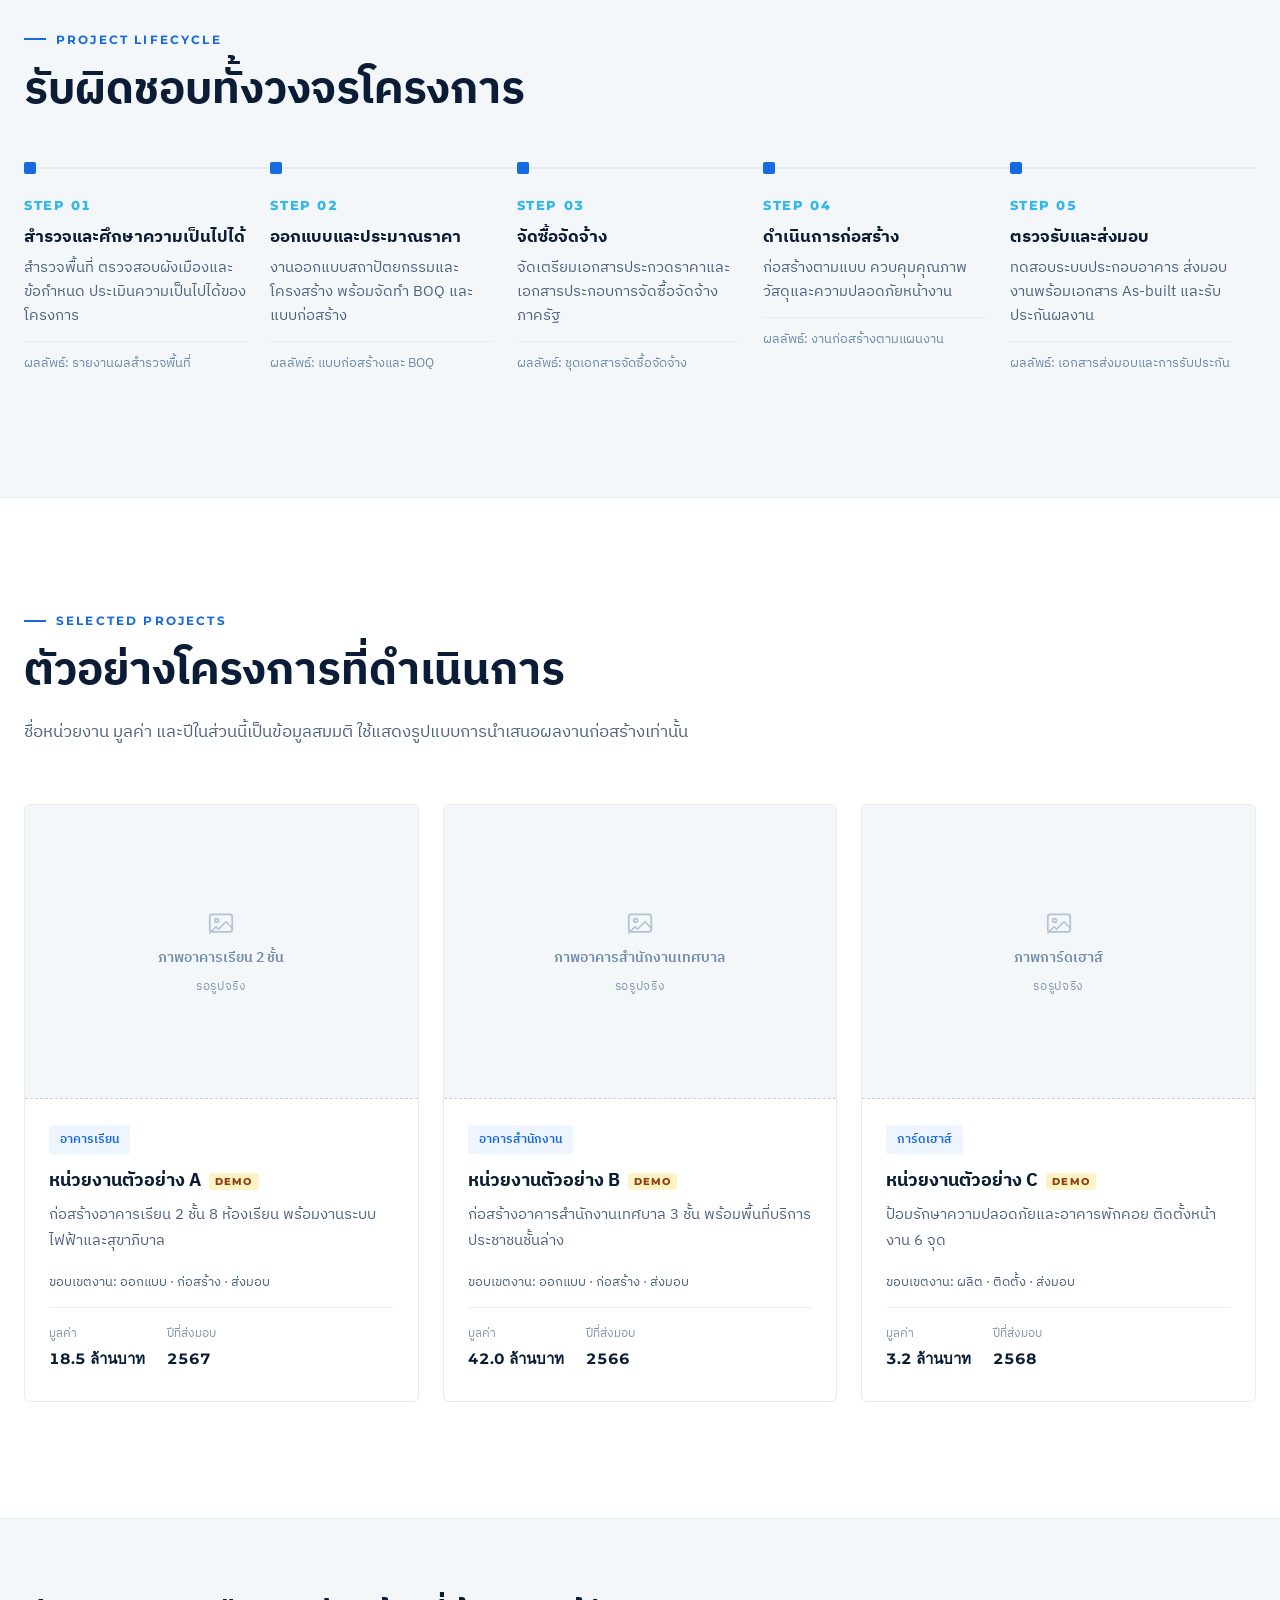
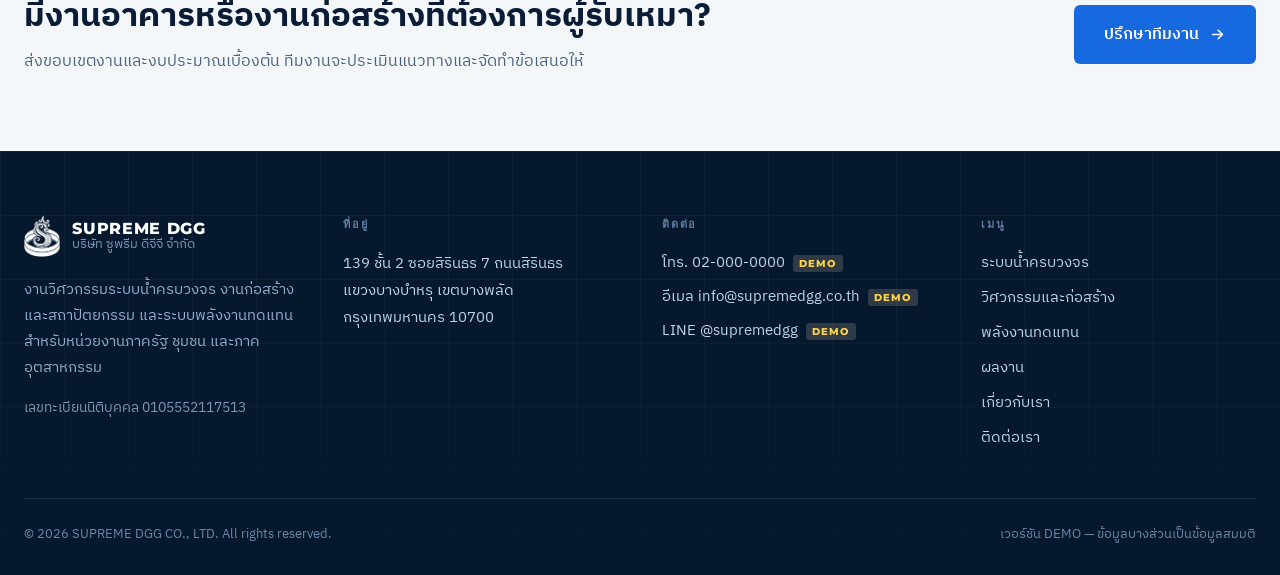
<file: engineering.html>
<!DOCTYPE html>
<html lang="th">
<head>
<meta charset="UTF-8">
<meta name="viewport" content="width=device-width, initial-scale=1">
<title>วิศวกรรมและก่อสร้าง — SUPREME DGG | อาคารราชการ โรงเรียน สถาปัตยกรรม</title>
<meta name="description" content="งานออกแบบและก่อสร้างด้านวิศวกรรม อาคารเรียน อาคารสำนักงานเทศบาล การ์ดเฮาส์ และงานสถาปัตยกรรม สำหรับหน่วยงานภาครัฐและเอกชน">
<link rel="preconnect" href="https://fonts.googleapis.com">
<link rel="preconnect" href="https://fonts.gstatic.com" crossorigin>
<link href="https://fonts.googleapis.com/css2?family=IBM+Plex+Sans+Thai:wght@400;500;600;700&family=Montserrat:wght@400;500;600;700;800&display=swap" rel="stylesheet">
<link rel="stylesheet" href="styles.css">
</head>
<body data-page="engineering" class="is-demo">

<header id="site-header" class="header">
  <div class="header-inner">
    <a href="index.html" class="brand">
      <span class="brand-mark">
        <img class="logo logo-navy" src="assets/logo-navy.png" alt="SUPREME DGG" width="612" height="702">
        <img class="logo logo-white" src="assets/logo-white.png" alt="SUPREME DGG" width="598" height="689">
      </span>
      <span class="brand-text">
        <span class="brand-name">SUPREME DGG</span>
        <span class="brand-sub">WATER · ENGINEERING · ENERGY</span>
      </span>
    </a>
    <nav class="nav">
      <a href="index.html" data-nav="home">หน้าแรก</a>
      <div class="nav-drop" data-nav="solutions">
        <button type="button" class="nav-drop-trigger" aria-expanded="false" aria-haspopup="true">
          โซลูชัน
          <svg width="14" height="14" viewBox="0 0 24 24" fill="none" stroke="currentColor" stroke-width="2.4" stroke-linecap="round" stroke-linejoin="round"><path d="m6 9 6 6 6-6"></path></svg>
        </button>
        <div class="nav-drop-menu">
          <a href="water.html" data-nav="water">
            <strong>ระบบน้ำครบวงจร</strong>
            <span>ถังเก็บน้ำ · ระบบกรอง · น้ำประปาดื่มได้</span>
          </a>
          <a href="engineering.html" data-nav="engineering">
            <strong>วิศวกรรมและก่อสร้าง</strong>
            <span>อาคารราชการ · โรงเรียน · สถาปัตยกรรม</span>
          </a>
          <a href="energy.html" data-nav="energy">
            <strong>พลังงานทดแทน</strong>
            <span>โซลาร์เซลล์ · แก๊สซิไฟเออร์ · ไบโอชาร์</span>
          </a>
        </div>
      </div>
      <a href="projects.html" data-nav="projects">ผลงาน</a>
      <a href="about.html" data-nav="about">เกี่ยวกับเรา</a>
      <a href="contact.html" data-nav="contact">ติดต่อเรา</a>
    </nav>
    <div class="header-actions">
      <a href="contact.html" class="btn btn-header-cta">ปรึกษาโครงการ</a>
      <button type="button" id="burger" class="burger" aria-label="เมนู" aria-expanded="false" aria-controls="mobile-menu">
        <svg width="22" height="22" viewBox="0 0 24 24" fill="none" stroke="currentColor" stroke-width="2" stroke-linecap="round"><path d="M3 6h18M3 12h18M3 18h18"></path></svg>
      </button>
    </div>
  </div>
</header>

<div id="mobile-menu" class="mobile-menu" hidden>
  <a href="index.html">หน้าแรก</a>
  <div class="mobile-menu-group">
    <span class="mobile-menu-label">โซลูชัน</span>
    <a href="water.html">ระบบน้ำครบวงจร</a>
    <a href="engineering.html">วิศวกรรมและก่อสร้าง</a>
    <a href="energy.html">พลังงานทดแทน</a>
  </div>
  <a href="projects.html">ผลงาน</a>
  <a href="about.html">เกี่ยวกับเรา</a>
  <a href="contact.html">ติดต่อเรา</a>
</div>

<main>

  <section class="page-hero">
    <div class="hero-media" data-slot="hero-engineering">
      <img src="assets/hero.png" alt="งานก่อสร้างอาคารและงานสถาปัตยกรรม" width="1717" height="916" fetchpriority="high">
    </div>
    <div class="wrap">
      <nav class="crumb" aria-label="breadcrumb"><a href="index.html">หน้าแรก</a><span>/</span><a href="index.html#lines">โซลูชัน</a><span>/</span><strong>วิศวกรรมและก่อสร้าง</strong></nav>
      <div class="eyebrow-label eyebrow-label-cyan">ENGINEERING &amp; CONSTRUCTION</div>
      <h1>งานก่อสร้างและสถาปัตยกรรม<br>ที่รับผิดชอบตั้งแต่ออกแบบถึงส่งมอบ</h1>
      <p>นอกจากงานระบบน้ำ บริษัทรับงานก่อสร้างด้านวิศวกรรมและงานสถาปัตยกรรมให้หน่วยงานภาครัฐและเอกชน ครอบคลุมตั้งแต่ออกแบบ ประมาณราคา ดำเนินการก่อสร้าง ควบคุมงาน จนถึงส่งมอบและตรวจรับ</p>
    </div>
  </section>

  <!-- SCOPE -->
  <section class="section" data-reveal>
    <div class="wrap">
      <div class="section-head">
        <div class="eyebrow-label">SCOPE OF WORK</div>
        <h2>ประเภทงานที่รับดำเนินการ</h2>
        <p>งานอาคารและงานโครงสร้างที่เคยดำเนินการให้หน่วยงานราชการส่วนท้องถิ่นและโครงการเอกชน</p>
      </div>
      <div class="grid grid-4">
        <article class="card service-card">
          <div class="demo-photo">
            <svg width="30" height="30" viewBox="0 0 24 24" fill="none" stroke="currentColor" stroke-width="1.4" stroke-linecap="round" stroke-linejoin="round"><rect x="3" y="5" width="18" height="14" rx="2"></rect><circle cx="8.5" cy="10" r="1.5"></circle><path d="m21 16-5-5-6 6-2-2-5 5"></path></svg>
            <strong>ภาพอาคารเรียน</strong>
            <span>รอรูปจริง</span>
          </div>
          <div class="card-body">
            <div class="card-icon"><svg width="28" height="28" viewBox="0 0 24 24" fill="none" stroke="currentColor" stroke-width="1.6" stroke-linecap="round" stroke-linejoin="round"><path d="M3 21V8l9-5 9 5v13"></path><path d="M9 21v-6h6v6M2 21h20"></path></svg></div>
            <h3>อาคารเรียนและโรงเรียน</h3>
            <p>งานก่อสร้างอาคารเรียน อาคารประกอบ และปรับปรุงอาคารสถานศึกษา</p>
            <div class="card-spec"><span>ขอบเขตงาน</span><strong>ออกแบบ · ก่อสร้าง · ส่งมอบ</strong></div>
          </div>
        </article>
        <article class="card service-card">
          <div class="demo-photo">
            <svg width="30" height="30" viewBox="0 0 24 24" fill="none" stroke="currentColor" stroke-width="1.4" stroke-linecap="round" stroke-linejoin="round"><rect x="3" y="5" width="18" height="14" rx="2"></rect><circle cx="8.5" cy="10" r="1.5"></circle><path d="m21 16-5-5-6 6-2-2-5 5"></path></svg>
            <strong>ภาพอาคารสำนักงานเทศบาล</strong>
            <span>รอรูปจริง</span>
          </div>
          <div class="card-body">
            <div class="card-icon"><svg width="28" height="28" viewBox="0 0 24 24" fill="none" stroke="currentColor" stroke-width="1.6" stroke-linecap="round" stroke-linejoin="round"><path d="M3 10 12 4l9 6"></path><path d="M5 10v9M10 10v9M14 10v9M19 10v9M2.5 21h19"></path></svg></div>
            <h3>อาคารสำนักงานราชการ</h3>
            <p>อาคารสำนักงานเทศบาล อาคารเอนกประสงค์ และอาคารบริการประชาชน</p>
            <div class="card-spec"><span>ขอบเขตงาน</span><strong>ออกแบบ · ก่อสร้าง · ส่งมอบ</strong></div>
          </div>
        </article>
        <article class="card service-card">
          <div class="demo-photo">
            <svg width="30" height="30" viewBox="0 0 24 24" fill="none" stroke="currentColor" stroke-width="1.4" stroke-linecap="round" stroke-linejoin="round"><rect x="3" y="5" width="18" height="14" rx="2"></rect><circle cx="8.5" cy="10" r="1.5"></circle><path d="m21 16-5-5-6 6-2-2-5 5"></path></svg>
            <strong>ภาพการ์ดเฮาส์</strong>
            <span>รอรูปจริง</span>
          </div>
          <div class="card-body">
            <div class="card-icon"><svg width="28" height="28" viewBox="0 0 24 24" fill="none" stroke="currentColor" stroke-width="1.6" stroke-linecap="round" stroke-linejoin="round"><path d="M4 21V9l8-5 8 5v12"></path><path d="M10 21v-5h4v5"></path><path d="M4 12h16"></path></svg></div>
            <h3>การ์ดเฮาส์และอาคารขนาดเล็ก</h3>
            <p>ป้อมรักษาความปลอดภัย อาคารพักคอย และอาคารสำเร็จรูปติดตั้งหน้างาน</p>
            <div class="card-spec"><span>ขอบเขตงาน</span><strong>ออกแบบ · ก่อสร้าง · ส่งมอบ</strong></div>
          </div>
        </article>
        <article class="card service-card">
          <div class="demo-photo">
            <svg width="30" height="30" viewBox="0 0 24 24" fill="none" stroke="currentColor" stroke-width="1.4" stroke-linecap="round" stroke-linejoin="round"><rect x="3" y="5" width="18" height="14" rx="2"></rect><circle cx="8.5" cy="10" r="1.5"></circle><path d="m21 16-5-5-6 6-2-2-5 5"></path></svg>
            <strong>ภาพงานสถาปัตยกรรม</strong>
            <span>รอรูปจริง</span>
          </div>
          <div class="card-body">
            <div class="card-icon"><svg width="28" height="28" viewBox="0 0 24 24" fill="none" stroke="currentColor" stroke-width="1.6" stroke-linecap="round" stroke-linejoin="round"><path d="M3 21h18"></path><path d="M5 21V7l7-4 7 4v14"></path><path d="M9 12h6M9 16h6"></path></svg></div>
            <h3>งานสถาปัตยกรรม</h3>
            <p>ออกแบบสถาปัตยกรรม งานตกแต่ง และงานปรับปรุงพื้นที่ใช้สอย</p>
            <div class="card-spec"><span>ขอบเขตงาน</span><strong>ออกแบบ · ก่อสร้าง · ส่งมอบ</strong></div>
          </div>
        </article>
      </div>
      </div>
    </div>
  </section>

  <!-- LIFECYCLE -->
  <section class="section section-tint" data-reveal>
    <div class="wrap">
      <div class="eyebrow-label">PROJECT LIFECYCLE</div>
      <h2 class="section-title">รับผิดชอบทั้งวงจรโครงการ</h2>
      <div class="process-grid">
        <div class="process-step">
          <div class="process-dot"></div><div class="process-num">STEP 01</div>
          <h3>สำรวจและศึกษาความเป็นไปได้</h3>
          <p>สำรวจพื้นที่ ตรวจสอบผังเมืองและข้อกำหนด ประเมินความเป็นไปได้ของโครงการ</p>
          <div class="process-out">ผลลัพธ์: รายงานผลสำรวจพื้นที่</div>
        </div>
        <div class="process-step">
          <div class="process-dot"></div><div class="process-num">STEP 02</div>
          <h3>ออกแบบและประมาณราคา</h3>
          <p>งานออกแบบสถาปัตยกรรมและโครงสร้าง พร้อมจัดทำ BOQ และแบบก่อสร้าง</p>
          <div class="process-out">ผลลัพธ์: แบบก่อสร้างและ BOQ</div>
        </div>
        <div class="process-step">
          <div class="process-dot"></div><div class="process-num">STEP 03</div>
          <h3>จัดซื้อจัดจ้าง</h3>
          <p>จัดเตรียมเอกสารประกวดราคาและเอกสารประกอบการจัดซื้อจัดจ้างภาครัฐ</p>
          <div class="process-out">ผลลัพธ์: ชุดเอกสารจัดซื้อจัดจ้าง</div>
        </div>
        <div class="process-step">
          <div class="process-dot"></div><div class="process-num">STEP 04</div>
          <h3>ดำเนินการก่อสร้าง</h3>
          <p>ก่อสร้างตามแบบ ควบคุมคุณภาพวัสดุและความปลอดภัยหน้างาน</p>
          <div class="process-out">ผลลัพธ์: งานก่อสร้างตามแผนงาน</div>
        </div>
        <div class="process-step">
          <div class="process-dot"></div><div class="process-num">STEP 05</div>
          <h3>ตรวจรับและส่งมอบ</h3>
          <p>ทดสอบระบบประกอบอาคาร ส่งมอบงานพร้อมเอกสาร As-built และรับประกันผลงาน</p>
          <div class="process-out">ผลลัพธ์: เอกสารส่งมอบและการรับประกัน</div>
        </div>
      </div>
    </div>
  </section>

  <!-- SAMPLE PROJECTS (demo data) -->
  <section class="section" data-reveal>
    <div class="wrap">
      <div class="section-head">
        <div class="eyebrow-label">SELECTED PROJECTS</div>
        <h2>ตัวอย่างโครงการที่ดำเนินการ</h2>
        <p>ชื่อหน่วยงาน มูลค่า และปีในส่วนนี้เป็นข้อมูลสมมติ ใช้แสดงรูปแบบการนำเสนอผลงานก่อสร้างเท่านั้น</p>
      </div>
      <div class="grid grid-3">
        <article class="card project-card">
          <div class="demo-photo">
            <svg width="30" height="30" viewBox="0 0 24 24" fill="none" stroke="currentColor" stroke-width="1.4" stroke-linecap="round" stroke-linejoin="round"><rect x="3" y="5" width="18" height="14" rx="2"></rect><circle cx="8.5" cy="10" r="1.5"></circle><path d="m21 16-5-5-6 6-2-2-5 5"></path></svg>
            <strong>ภาพอาคารเรียน 2 ชั้น</strong>
            <span>รอรูปจริง</span>
          </div>
          <div class="card-body">
            <div class="tag">อาคารเรียน</div>
            <h3 data-demo>หน่วยงานตัวอย่าง A</h3>
            <p>ก่อสร้างอาคารเรียน 2 ชั้น 8 ห้องเรียน พร้อมงานระบบไฟฟ้าและสุขาภิบาล</p>
            <div class="project-scope">ขอบเขตงาน: ออกแบบ · ก่อสร้าง · ส่งมอบ</div>
            <div class="stat-row">
              <div><span>มูลค่า</span><strong>18.5 ล้านบาท</strong></div>
              <div><span>ปีที่ส่งมอบ</span><strong>2567</strong></div>
            </div>
          </div>
        </article>
        <article class="card project-card">
          <div class="demo-photo">
            <svg width="30" height="30" viewBox="0 0 24 24" fill="none" stroke="currentColor" stroke-width="1.4" stroke-linecap="round" stroke-linejoin="round"><rect x="3" y="5" width="18" height="14" rx="2"></rect><circle cx="8.5" cy="10" r="1.5"></circle><path d="m21 16-5-5-6 6-2-2-5 5"></path></svg>
            <strong>ภาพอาคารสำนักงานเทศบาล</strong>
            <span>รอรูปจริง</span>
          </div>
          <div class="card-body">
            <div class="tag">อาคารสำนักงาน</div>
            <h3 data-demo>หน่วยงานตัวอย่าง B</h3>
            <p>ก่อสร้างอาคารสำนักงานเทศบาล 3 ชั้น พร้อมพื้นที่บริการประชาชนชั้นล่าง</p>
            <div class="project-scope">ขอบเขตงาน: ออกแบบ · ก่อสร้าง · ส่งมอบ</div>
            <div class="stat-row">
              <div><span>มูลค่า</span><strong>42.0 ล้านบาท</strong></div>
              <div><span>ปีที่ส่งมอบ</span><strong>2566</strong></div>
            </div>
          </div>
        </article>
        <article class="card project-card">
          <div class="demo-photo">
            <svg width="30" height="30" viewBox="0 0 24 24" fill="none" stroke="currentColor" stroke-width="1.4" stroke-linecap="round" stroke-linejoin="round"><rect x="3" y="5" width="18" height="14" rx="2"></rect><circle cx="8.5" cy="10" r="1.5"></circle><path d="m21 16-5-5-6 6-2-2-5 5"></path></svg>
            <strong>ภาพการ์ดเฮาส์</strong>
            <span>รอรูปจริง</span>
          </div>
          <div class="card-body">
            <div class="tag">การ์ดเฮาส์</div>
            <h3 data-demo>หน่วยงานตัวอย่าง C</h3>
            <p>ป้อมรักษาความปลอดภัยและอาคารพักคอย ติดตั้งหน้างาน 6 จุด</p>
            <div class="project-scope">ขอบเขตงาน: ผลิต · ติดตั้ง · ส่งมอบ</div>
            <div class="stat-row">
              <div><span>มูลค่า</span><strong>3.2 ล้านบาท</strong></div>
              <div><span>ปีที่ส่งมอบ</span><strong>2568</strong></div>
            </div>
          </div>
        </article>
      </div>
    </div>
  </section>

  <section class="cta-band" data-reveal>
    <div class="wrap cta-band-inner">
      <div>
        <h2>มีงานอาคารหรืองานก่อสร้างที่ต้องการผู้รับเหมา?</h2>
        <p>ส่งขอบเขตงานและงบประมาณเบื้องต้น ทีมงานจะประเมินแนวทางและจัดทำข้อเสนอให้</p>
      </div>
      <a href="contact.html" class="btn btn-primary">ปรึกษาทีมงาน
        <svg width="17" height="17" viewBox="0 0 24 24" fill="none" stroke="currentColor" stroke-width="2.2" stroke-linecap="round" stroke-linejoin="round"><path d="M5 12h14M13 6l6 6-6 6"></path></svg>
      </a>
    </div>
  </section>

</main>

<!-- FOOTER -->
<footer class="footer">
  <div class="wrap">
    <div class="footer-grid">
      <div>
        <div class="footer-brand">
          <img src="assets/logo-white.png" alt="SUPREME DGG" class="footer-logo" width="598" height="689" loading="lazy" decoding="async">
          <span>
            <span class="footer-brand-name">SUPREME DGG</span>
            <span class="footer-brand-sub">บริษัท ซูพรีม ดีจีจี จำกัด</span>
          </span>
        </div>
        <p class="footer-desc">งานวิศวกรรมระบบน้ำครบวงจร งานก่อสร้างและสถาปัตยกรรม และระบบพลังงานทดแทน สำหรับหน่วยงานภาครัฐ ชุมชน และภาคอุตสาหกรรม</p>
        <div class="footer-reg">เลขทะเบียนนิติบุคคล 0105552117513</div>
      </div>
      <div>
        <div class="footer-label">ที่อยู่</div>
        <p class="footer-address">139 ชั้น 2 ซอยสิรินธร 7 ถนนสิรินธร<br>แขวงบางบำหรุ เขตบางพลัด<br>กรุงเทพมหานคร 10700</p>
      </div>
      <div>
        <div class="footer-label">ติดต่อ</div>
        <div class="footer-contact">
          <span data-demo>โทร. 02-000-0000</span>
          <span data-demo>อีเมล info@supremedgg.co.th</span>
          <span data-demo>LINE @supremedgg</span>
        </div>
      </div>
      <div>
        <div class="footer-label">เมนู</div>
        <div class="footer-links">
          <a href="water.html">ระบบน้ำครบวงจร</a>
          <a href="engineering.html">วิศวกรรมและก่อสร้าง</a>
          <a href="energy.html">พลังงานทดแทน</a>
          <a href="projects.html">ผลงาน</a>
          <a href="about.html">เกี่ยวกับเรา</a>
          <a href="contact.html">ติดต่อเรา</a>
        </div>
      </div>
    </div>
    <div class="footer-bottom">
      <span>© 2026 SUPREME DGG CO., LTD. All rights reserved.</span>
      <span>เวอร์ชัน DEMO — ข้อมูลบางส่วนเป็นข้อมูลสมมติ</span>
    </div>
  </div>
</footer>

<script src="script.js"></script>
</body>
</html>
</file>
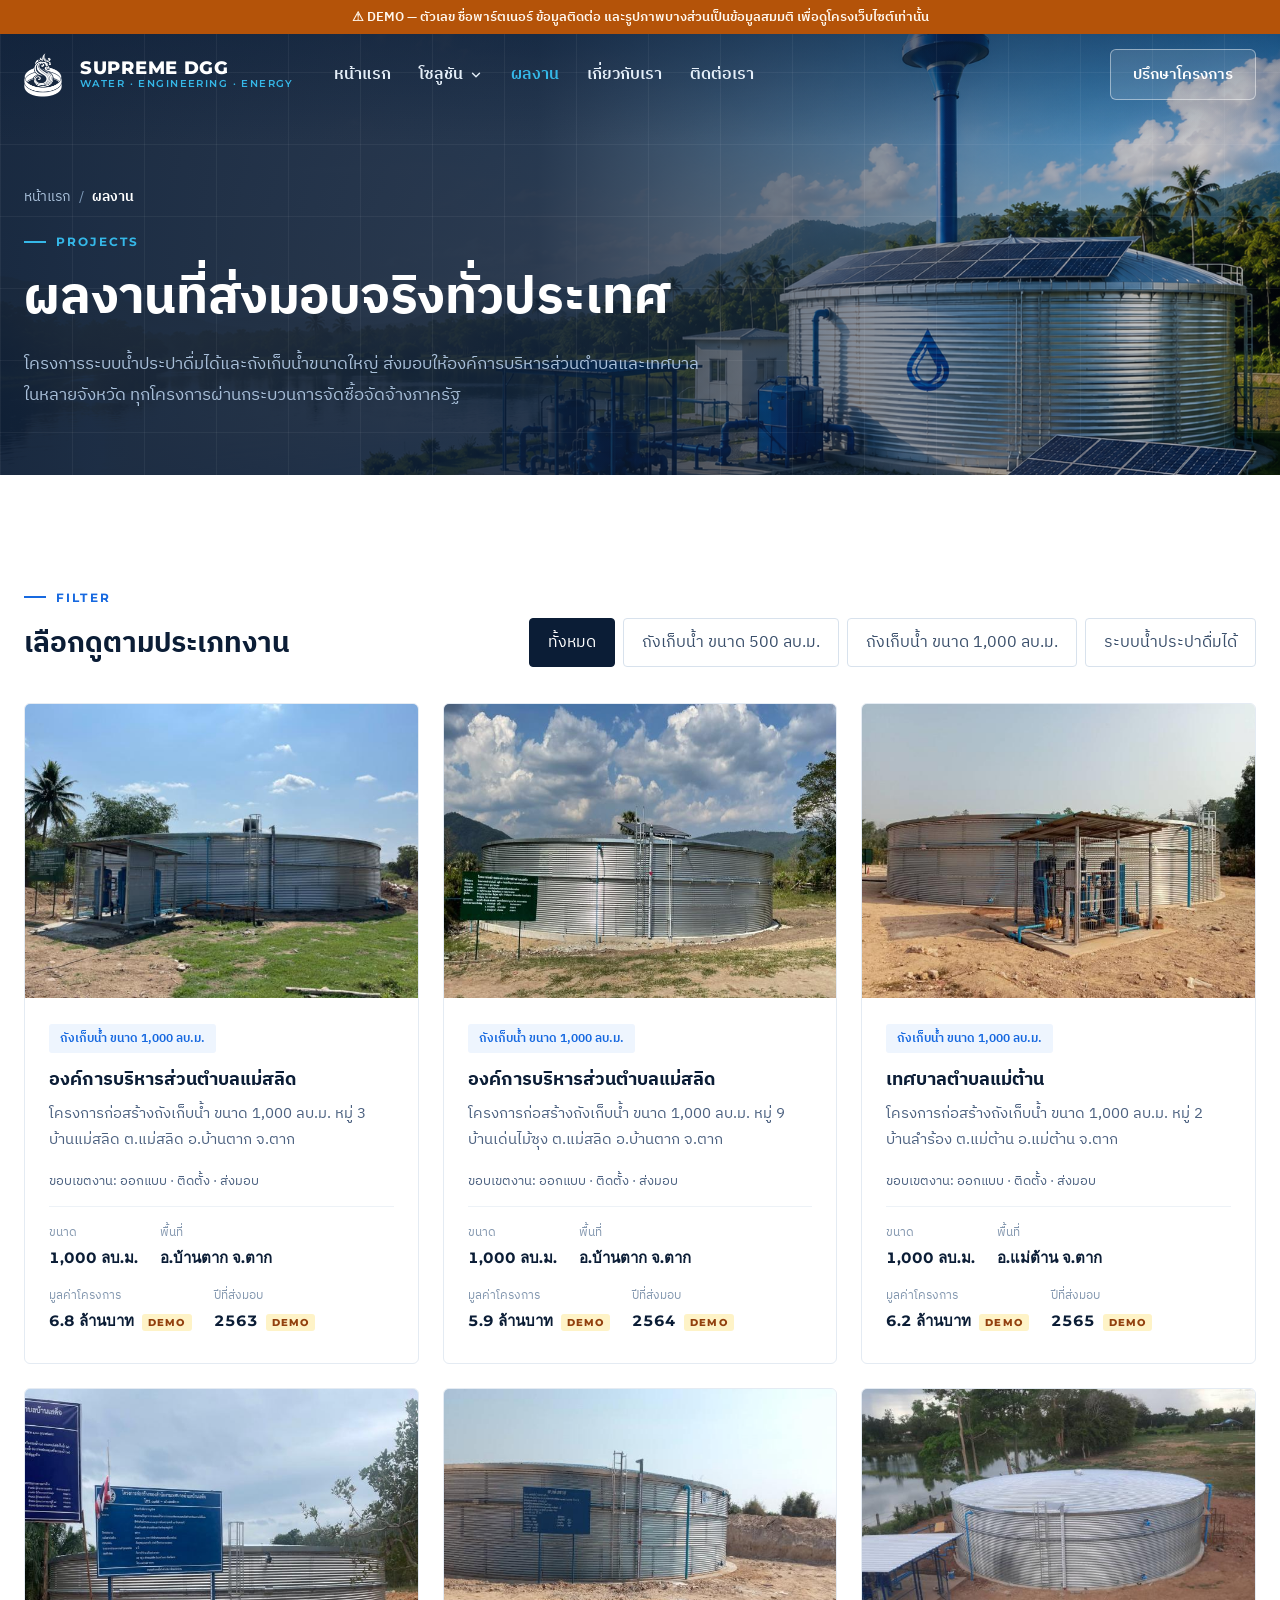
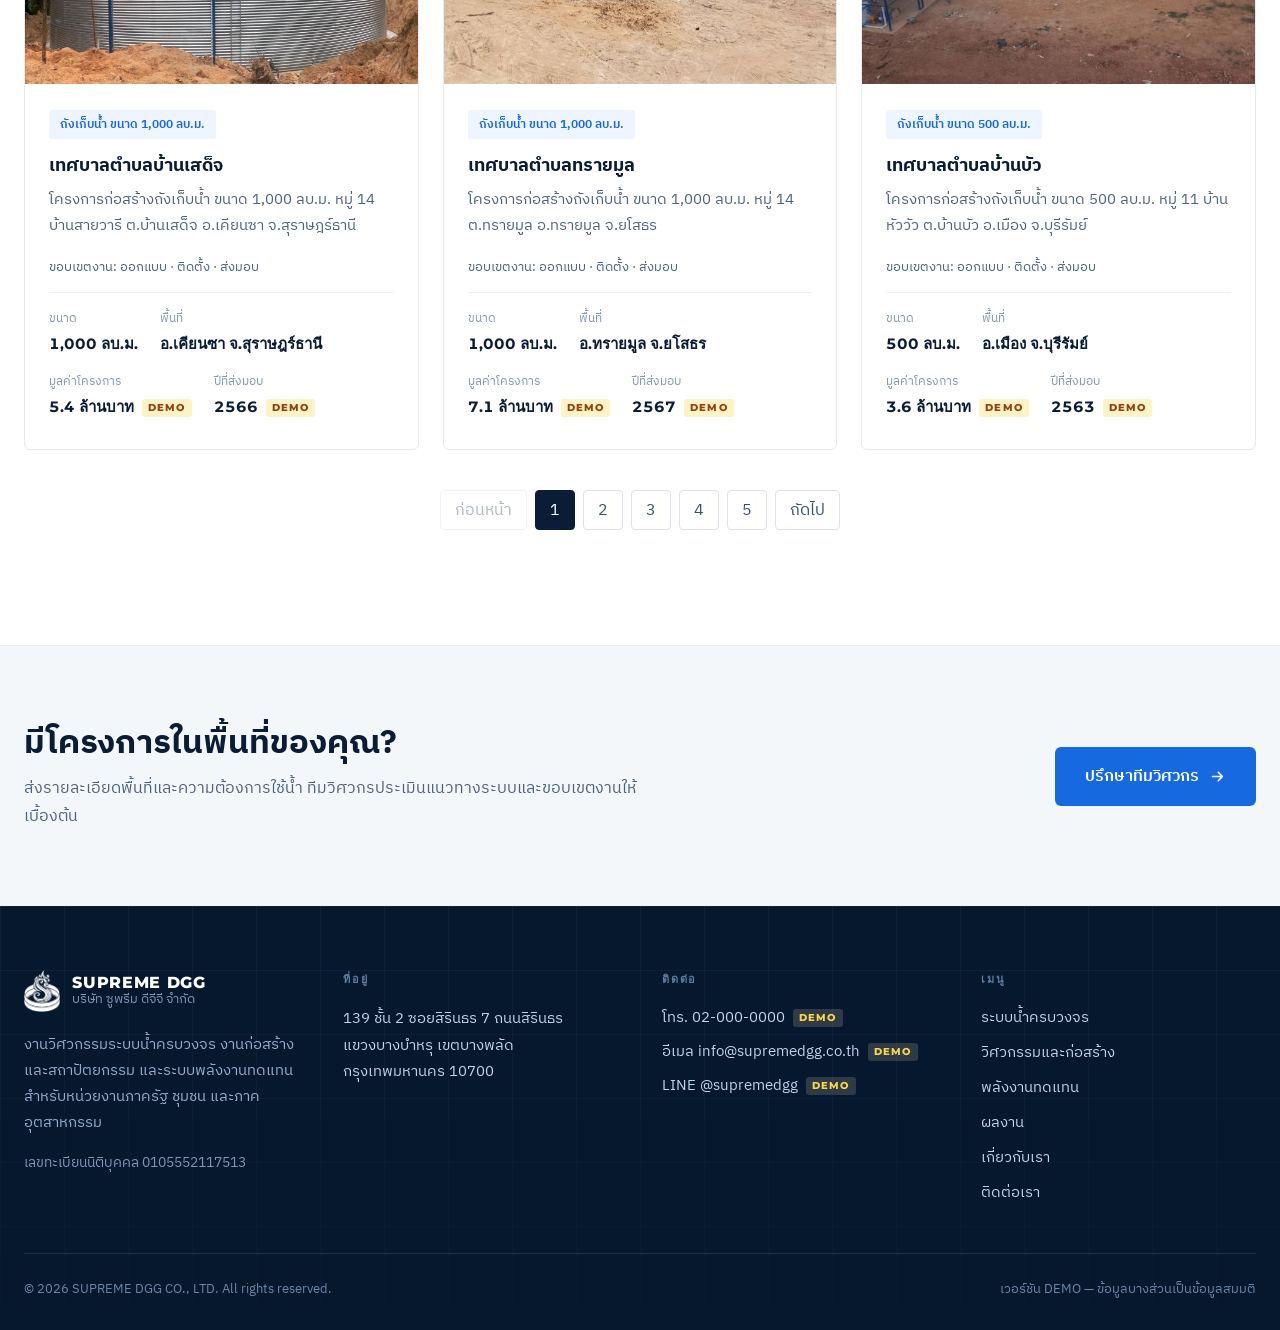
<file: projects.html>
<!DOCTYPE html>
<html lang="th">
<head>
<meta charset="UTF-8">
<meta name="viewport" content="width=device-width, initial-scale=1">
<title>ผลงาน — SUPREME DGG | โครงการระบบน้ำและถังเก็บน้ำทั่วประเทศ</title>
<meta name="description" content="รวมผลงานโครงการระบบน้ำประปาดื่มได้ ถังเก็บน้ำขนาด 500–1,000 ลบ.ม. ที่ส่งมอบให้ อบต. และเทศบาลทั่วประเทศ">
<link rel="preconnect" href="https://fonts.googleapis.com">
<link rel="preconnect" href="https://fonts.gstatic.com" crossorigin>
<link href="https://fonts.googleapis.com/css2?family=IBM+Plex+Sans+Thai:wght@400;500;600;700&family=Montserrat:wght@400;500;600;700;800&display=swap" rel="stylesheet">
<link rel="stylesheet" href="styles.css">
</head>
<body data-page="projects" class="is-demo">

<header id="site-header" class="header">
  <div class="header-inner">
    <a href="index.html" class="brand">
      <span class="brand-mark">
        <img class="logo logo-navy" src="assets/logo-navy.png" alt="SUPREME DGG" width="612" height="702">
        <img class="logo logo-white" src="assets/logo-white.png" alt="SUPREME DGG" width="598" height="689">
      </span>
      <span class="brand-text">
        <span class="brand-name">SUPREME DGG</span>
        <span class="brand-sub">WATER · ENGINEERING · ENERGY</span>
      </span>
    </a>
    <nav class="nav">
      <a href="index.html" data-nav="home">หน้าแรก</a>
      <div class="nav-drop" data-nav="solutions">
        <button type="button" class="nav-drop-trigger" aria-expanded="false" aria-haspopup="true">
          โซลูชัน
          <svg width="14" height="14" viewBox="0 0 24 24" fill="none" stroke="currentColor" stroke-width="2.4" stroke-linecap="round" stroke-linejoin="round"><path d="m6 9 6 6 6-6"></path></svg>
        </button>
        <div class="nav-drop-menu">
          <a href="water.html" data-nav="water">
            <strong>ระบบน้ำครบวงจร</strong>
            <span>ถังเก็บน้ำ · ระบบกรอง · น้ำประปาดื่มได้</span>
          </a>
          <a href="engineering.html" data-nav="engineering">
            <strong>วิศวกรรมและก่อสร้าง</strong>
            <span>อาคารราชการ · โรงเรียน · สถาปัตยกรรม</span>
          </a>
          <a href="energy.html" data-nav="energy">
            <strong>พลังงานทดแทน</strong>
            <span>โซลาร์เซลล์ · แก๊สซิไฟเออร์ · ไบโอชาร์</span>
          </a>
        </div>
      </div>
      <a href="projects.html" data-nav="projects">ผลงาน</a>
      <a href="about.html" data-nav="about">เกี่ยวกับเรา</a>
      <a href="contact.html" data-nav="contact">ติดต่อเรา</a>
    </nav>
    <div class="header-actions">
      <a href="contact.html" class="btn btn-header-cta">ปรึกษาโครงการ</a>
      <button type="button" id="burger" class="burger" aria-label="เมนู" aria-expanded="false" aria-controls="mobile-menu">
        <svg width="22" height="22" viewBox="0 0 24 24" fill="none" stroke="currentColor" stroke-width="2" stroke-linecap="round"><path d="M3 6h18M3 12h18M3 18h18"></path></svg>
      </button>
    </div>
  </div>
</header>

<div id="mobile-menu" class="mobile-menu" hidden>
  <a href="index.html">หน้าแรก</a>
  <div class="mobile-menu-group">
    <span class="mobile-menu-label">โซลูชัน</span>
    <a href="water.html">ระบบน้ำครบวงจร</a>
    <a href="engineering.html">วิศวกรรมและก่อสร้าง</a>
    <a href="energy.html">พลังงานทดแทน</a>
  </div>
  <a href="projects.html">ผลงาน</a>
  <a href="about.html">เกี่ยวกับเรา</a>
  <a href="contact.html">ติดต่อเรา</a>
</div>

<main>

  <!-- PAGE HERO -->
  <section class="page-hero">
    <div class="hero-media" data-slot="hero-projects">
      <img src="assets/hero.png" alt="โครงการที่ส่งมอบแล้วทั่วประเทศ" width="1717" height="916" fetchpriority="high">
    </div>
    <div class="wrap">
      <nav class="crumb" aria-label="breadcrumb"><a href="index.html">หน้าแรก</a><span>/</span><strong>ผลงาน</strong></nav>
      <div class="eyebrow-label eyebrow-label-cyan">PROJECTS</div>
      <h1>ผลงานที่ส่งมอบจริงทั่วประเทศ</h1>
      <p>โครงการระบบน้ำประปาดื่มได้และถังเก็บน้ำขนาดใหญ่ ส่งมอบให้องค์การบริหารส่วนตำบลและเทศบาลในหลายจังหวัด ทุกโครงการผ่านกระบวนการจัดซื้อจัดจ้างภาครัฐ</p>
    </div>
  </section>

  <section id="projects" class="section" data-reveal>
    <div class="wrap">
      <div class="projects-head">
        <div>
          <div class="eyebrow-label">FILTER</div>
          <h2 class="projects-filter-title">เลือกดูตามประเภทงาน</h2>
        </div>
        <div class="filter-bar" id="filter-bar">
          <button type="button" class="filter-btn is-active" data-filter="ทั้งหมด">ทั้งหมด</button>
          <button type="button" class="filter-btn" data-filter="ถังเก็บน้ำ ขนาด 500 ลบ.ม.">ถังเก็บน้ำ ขนาด 500 ลบ.ม.</button>
          <button type="button" class="filter-btn" data-filter="ถังเก็บน้ำ ขนาด 1,000 ลบ.ม.">ถังเก็บน้ำ ขนาด 1,000 ลบ.ม.</button>
          <button type="button" class="filter-btn" data-filter="ระบบน้ำประปาดื่มได้">ระบบน้ำประปาดื่มได้</button>
        </div>
      </div>

      <div class="grid grid-3" id="projects-grid">
        <article class="card project-card" data-tag="ถังเก็บน้ำ ขนาด 1,000 ลบ.ม.">
          <div class="img-slot img-slot-lg" data-slot="project-01">
            <img src="assets/project-01.jpg" alt="ถังเก็บน้ำขนาด 1,000 ลบ.ม. องค์การบริหารส่วนตำบลแม่สลิด อ.บ้านตาก จ.ตาก" width="659" height="493" loading="lazy" decoding="async">
          </div>
          <div class="card-body">
            <div class="tag">ถังเก็บน้ำ ขนาด 1,000 ลบ.ม.</div>
            <h3>องค์การบริหารส่วนตำบลแม่สลิด</h3>
            <p>โครงการก่อสร้างถังเก็บน้ำ ขนาด 1,000 ลบ.ม. หมู่ 3 บ้านแม่สลิด ต.แม่สลิด อ.บ้านตาก จ.ตาก</p>
            <div class="project-scope">ขอบเขตงาน: ออกแบบ · ติดตั้ง · ส่งมอบ</div>
            <div class="stat-row">
              <div><span>ขนาด</span><strong>1,000 ลบ.ม.</strong></div>
              <div><span>พื้นที่</span><strong>อ.บ้านตาก จ.ตาก</strong></div>
              <div><span>มูลค่าโครงการ</span><strong data-demo>6.8 ล้านบาท</strong></div>
              <div><span>ปีที่ส่งมอบ</span><strong data-demo>2563</strong></div>
            </div>
          </div>
        </article>
        <article class="card project-card" data-tag="ถังเก็บน้ำ ขนาด 1,000 ลบ.ม.">
          <div class="img-slot img-slot-lg" data-slot="project-02">
            <img src="assets/project-02.jpg" alt="ถังเก็บน้ำขนาด 1,000 ลบ.ม. องค์การบริหารส่วนตำบลแม่สลิด อ.บ้านตาก จ.ตาก" width="659" height="493" loading="lazy" decoding="async">
          </div>
          <div class="card-body">
            <div class="tag">ถังเก็บน้ำ ขนาด 1,000 ลบ.ม.</div>
            <h3>องค์การบริหารส่วนตำบลแม่สลิด</h3>
            <p>โครงการก่อสร้างถังเก็บน้ำ ขนาด 1,000 ลบ.ม. หมู่ 9 บ้านเด่นไม้ซุง ต.แม่สลิด อ.บ้านตาก จ.ตาก</p>
            <div class="project-scope">ขอบเขตงาน: ออกแบบ · ติดตั้ง · ส่งมอบ</div>
            <div class="stat-row">
              <div><span>ขนาด</span><strong>1,000 ลบ.ม.</strong></div>
              <div><span>พื้นที่</span><strong>อ.บ้านตาก จ.ตาก</strong></div>
              <div><span>มูลค่าโครงการ</span><strong data-demo>5.9 ล้านบาท</strong></div>
              <div><span>ปีที่ส่งมอบ</span><strong data-demo>2564</strong></div>
            </div>
          </div>
        </article>
        <article class="card project-card" data-tag="ถังเก็บน้ำ ขนาด 1,000 ลบ.ม.">
          <div class="img-slot img-slot-lg" data-slot="project-03">
            <img src="assets/project-03.jpg" alt="ถังเก็บน้ำขนาด 1,000 ลบ.ม. เทศบาลตำบลแม่ต้าน อ.แม่ต้าน จ.ตาก" width="659" height="492" loading="lazy" decoding="async">
          </div>
          <div class="card-body">
            <div class="tag">ถังเก็บน้ำ ขนาด 1,000 ลบ.ม.</div>
            <h3>เทศบาลตำบลแม่ต้าน</h3>
            <p>โครงการก่อสร้างถังเก็บน้ำ ขนาด 1,000 ลบ.ม. หมู่ 2 บ้านลำร้อง ต.แม่ต้าน อ.แม่ต้าน จ.ตาก</p>
            <div class="project-scope">ขอบเขตงาน: ออกแบบ · ติดตั้ง · ส่งมอบ</div>
            <div class="stat-row">
              <div><span>ขนาด</span><strong>1,000 ลบ.ม.</strong></div>
              <div><span>พื้นที่</span><strong>อ.แม่ต้าน จ.ตาก</strong></div>
              <div><span>มูลค่าโครงการ</span><strong data-demo>6.2 ล้านบาท</strong></div>
              <div><span>ปีที่ส่งมอบ</span><strong data-demo>2565</strong></div>
            </div>
          </div>
        </article>
        <article class="card project-card" data-tag="ถังเก็บน้ำ ขนาด 1,000 ลบ.ม.">
          <div class="img-slot img-slot-lg" data-slot="project-04">
            <img src="assets/project-04.jpg" alt="ถังเก็บน้ำขนาด 1,000 ลบ.ม. เทศบาลตำบลบ้านเสด็จ อ.เคียนซา จ.สุราษฎร์ธานี" width="660" height="592" loading="lazy" decoding="async">
          </div>
          <div class="card-body">
            <div class="tag">ถังเก็บน้ำ ขนาด 1,000 ลบ.ม.</div>
            <h3>เทศบาลตำบลบ้านเสด็จ</h3>
            <p>โครงการก่อสร้างถังเก็บน้ำ ขนาด 1,000 ลบ.ม. หมู่ 14 บ้านสายวารี ต.บ้านเสด็จ อ.เคียนซา จ.สุราษฎร์ธานี</p>
            <div class="project-scope">ขอบเขตงาน: ออกแบบ · ติดตั้ง · ส่งมอบ</div>
            <div class="stat-row">
              <div><span>ขนาด</span><strong>1,000 ลบ.ม.</strong></div>
              <div><span>พื้นที่</span><strong>อ.เคียนซา จ.สุราษฎร์ธานี</strong></div>
              <div><span>มูลค่าโครงการ</span><strong data-demo>5.4 ล้านบาท</strong></div>
              <div><span>ปีที่ส่งมอบ</span><strong data-demo>2566</strong></div>
            </div>
          </div>
        </article>
        <article class="card project-card" data-tag="ถังเก็บน้ำ ขนาด 1,000 ลบ.ม.">
          <div class="img-slot img-slot-lg" data-slot="project-05">
            <img src="assets/project-05.jpg" alt="ถังเก็บน้ำขนาด 1,000 ลบ.ม. เทศบาลตำบลทรายมูล อ.ทรายมูล จ.ยโสธร" width="727" height="473" loading="lazy" decoding="async">
          </div>
          <div class="card-body">
            <div class="tag">ถังเก็บน้ำ ขนาด 1,000 ลบ.ม.</div>
            <h3>เทศบาลตำบลทรายมูล</h3>
            <p>โครงการก่อสร้างถังเก็บน้ำ ขนาด 1,000 ลบ.ม. หมู่ 14 ต.ทรายมูล อ.ทรายมูล จ.ยโสธร</p>
            <div class="project-scope">ขอบเขตงาน: ออกแบบ · ติดตั้ง · ส่งมอบ</div>
            <div class="stat-row">
              <div><span>ขนาด</span><strong>1,000 ลบ.ม.</strong></div>
              <div><span>พื้นที่</span><strong>อ.ทรายมูล จ.ยโสธร</strong></div>
              <div><span>มูลค่าโครงการ</span><strong data-demo>7.1 ล้านบาท</strong></div>
              <div><span>ปีที่ส่งมอบ</span><strong data-demo>2567</strong></div>
            </div>
          </div>
        </article>
        <article class="card project-card" data-tag="ถังเก็บน้ำ ขนาด 500 ลบ.ม.">
          <div class="img-slot img-slot-lg" data-slot="project-06">
            <img src="assets/project-06.jpg" alt="ถังเก็บน้ำขนาด 500 ลบ.ม. เทศบาลตำบลบ้านบัว อ.เมือง จ.บุรีรัมย์" width="664" height="492" loading="lazy" decoding="async">
          </div>
          <div class="card-body">
            <div class="tag">ถังเก็บน้ำ ขนาด 500 ลบ.ม.</div>
            <h3>เทศบาลตำบลบ้านบัว</h3>
            <p>โครงการก่อสร้างถังเก็บน้ำ ขนาด 500 ลบ.ม. หมู่ 11 บ้านหัววัว ต.บ้านบัว อ.เมือง จ.บุรีรัมย์</p>
            <div class="project-scope">ขอบเขตงาน: ออกแบบ · ติดตั้ง · ส่งมอบ</div>
            <div class="stat-row">
              <div><span>ขนาด</span><strong>500 ลบ.ม.</strong></div>
              <div><span>พื้นที่</span><strong>อ.เมือง จ.บุรีรัมย์</strong></div>
              <div><span>มูลค่าโครงการ</span><strong data-demo>3.6 ล้านบาท</strong></div>
              <div><span>ปีที่ส่งมอบ</span><strong data-demo>2563</strong></div>
            </div>
          </div>
        </article>
        <article class="card project-card" data-tag="ถังเก็บน้ำ ขนาด 1,000 ลบ.ม.">
          <div class="img-slot img-slot-lg" data-slot="project-07">
            <img src="assets/project-07.jpg" alt="ถังเก็บน้ำขนาด 1,000 ลบ.ม. องค์การบริหารส่วนตำบลสุขเกษม อ.ปักธงชัย จ.นครราชสีมา" width="733" height="550" loading="lazy" decoding="async">
          </div>
          <div class="card-body">
            <div class="tag">ถังเก็บน้ำ ขนาด 1,000 ลบ.ม.</div>
            <h3>องค์การบริหารส่วนตำบลสุขเกษม</h3>
            <p>โครงการก่อสร้างถังเก็บน้ำ ขนาด 1,000 ลบ.ม. หมู่ 2 บ้านปลายดาบ อ.ปักธงชัย จ.นครราชสีมา</p>
            <div class="project-scope">ขอบเขตงาน: ออกแบบ · ติดตั้ง · ส่งมอบ</div>
            <div class="stat-row">
              <div><span>ขนาด</span><strong>1,000 ลบ.ม.</strong></div>
              <div><span>พื้นที่</span><strong>อ.ปักธงชัย จ.นครราชสีมา</strong></div>
              <div><span>มูลค่าโครงการ</span><strong data-demo>6.5 ล้านบาท</strong></div>
              <div><span>ปีที่ส่งมอบ</span><strong data-demo>2564</strong></div>
            </div>
          </div>
        </article>
        <article class="card project-card" data-tag="ถังเก็บน้ำ ขนาด 1,000 ลบ.ม.">
          <div class="img-slot img-slot-lg" data-slot="project-08">
            <img src="assets/project-08.jpg" alt="ถังเก็บน้ำขนาด 1,000 ลบ.ม. องค์การบริหารส่วนตำบลสุขเกษม อ.ปักธงชัย จ.นครราชสีมา" width="733" height="550" loading="lazy" decoding="async">
          </div>
          <div class="card-body">
            <div class="tag">ถังเก็บน้ำ ขนาด 1,000 ลบ.ม.</div>
            <h3>องค์การบริหารส่วนตำบลสุขเกษม</h3>
            <p>โครงการก่อสร้างถังเก็บน้ำ ขนาด 1,000 ลบ.ม. หมู่ 9 บ้านบุเจ็ก อ.ปักธงชัย จ.นครราชสีมา</p>
            <div class="project-scope">ขอบเขตงาน: ออกแบบ · ติดตั้ง · ส่งมอบ</div>
            <div class="stat-row">
              <div><span>ขนาด</span><strong>1,000 ลบ.ม.</strong></div>
              <div><span>พื้นที่</span><strong>อ.ปักธงชัย จ.นครราชสีมา</strong></div>
              <div><span>มูลค่าโครงการ</span><strong data-demo>5.7 ล้านบาท</strong></div>
              <div><span>ปีที่ส่งมอบ</span><strong data-demo>2565</strong></div>
            </div>
          </div>
        </article>
        <article class="card project-card" data-tag="ถังเก็บน้ำ ขนาด 1,000 ลบ.ม.">
          <div class="img-slot img-slot-lg" data-slot="project-09">
            <img src="assets/project-09.jpg" alt="ถังเก็บน้ำขนาด 1,000 ลบ.ม. เทศบาลตำบลช่องแมว อ.ลำทะเมนชัย จ.นครราชสีมา" width="733" height="550" loading="lazy" decoding="async">
          </div>
          <div class="card-body">
            <div class="tag">ถังเก็บน้ำ ขนาด 1,000 ลบ.ม.</div>
            <h3>เทศบาลตำบลช่องแมว</h3>
            <p>โครงการก่อสร้างถังเก็บน้ำ ขนาด 1,000 ลบ.ม. หมู่ 3 บ้านช่องแมว อ.ลำทะเมนชัย จ.นครราชสีมา</p>
            <div class="project-scope">ขอบเขตงาน: ออกแบบ · ติดตั้ง · ส่งมอบ</div>
            <div class="stat-row">
              <div><span>ขนาด</span><strong>1,000 ลบ.ม.</strong></div>
              <div><span>พื้นที่</span><strong>อ.ลำทะเมนชัย จ.นครราชสีมา</strong></div>
              <div><span>มูลค่าโครงการ</span><strong data-demo>6.9 ล้านบาท</strong></div>
              <div><span>ปีที่ส่งมอบ</span><strong data-demo>2566</strong></div>
            </div>
          </div>
        </article>
        <article class="card project-card" data-tag="ถังเก็บน้ำ ขนาด 1,000 ลบ.ม.">
          <div class="img-slot img-slot-lg" data-slot="project-10">
            <img src="assets/project-10.jpg" alt="ถังเก็บน้ำขนาด 1,000 ลบ.ม. เทศบาลตำบลช่องแมว อ.ลำทะเมนชัย จ.นครราชสีมา" width="663" height="499" loading="lazy" decoding="async">
          </div>
          <div class="card-body">
            <div class="tag">ถังเก็บน้ำ ขนาด 1,000 ลบ.ม.</div>
            <h3>เทศบาลตำบลช่องแมว</h3>
            <p>โครงการก่อสร้างถังเก็บน้ำ ขนาด 1,000 ลบ.ม. หมู่ 12 บ้านหนองจานใต้ อ.ลำทะเมนชัย จ.นครราชสีมา</p>
            <div class="project-scope">ขอบเขตงาน: ออกแบบ · ติดตั้ง · ส่งมอบ</div>
            <div class="stat-row">
              <div><span>ขนาด</span><strong>1,000 ลบ.ม.</strong></div>
              <div><span>พื้นที่</span><strong>อ.ลำทะเมนชัย จ.นครราชสีมา</strong></div>
              <div><span>มูลค่าโครงการ</span><strong data-demo>6.1 ล้านบาท</strong></div>
              <div><span>ปีที่ส่งมอบ</span><strong data-demo>2567</strong></div>
            </div>
          </div>
        </article>
        <article class="card project-card" data-tag="ถังเก็บน้ำ ขนาด 1,000 ลบ.ม.">
          <div class="img-slot img-slot-lg" data-slot="project-11">
            <img src="assets/project-11.jpg" alt="ถังเก็บน้ำขนาด 1,000 ลบ.ม. องค์การบริหารส่วนตำบลทุ่งสว่าง อ.ประทาย จ.นครราชสีมา" width="731" height="550" loading="lazy" decoding="async">
          </div>
          <div class="card-body">
            <div class="tag">ถังเก็บน้ำ ขนาด 1,000 ลบ.ม.</div>
            <h3>องค์การบริหารส่วนตำบลทุ่งสว่าง</h3>
            <p>โครงการก่อสร้างถังเก็บน้ำ ขนาด 1,000 ลบ.ม. หมู่ 3 บ้านขี้เหล็ก อ.ประทาย จ.นครราชสีมา</p>
            <div class="project-scope">ขอบเขตงาน: ออกแบบ · ติดตั้ง · ส่งมอบ</div>
            <div class="stat-row">
              <div><span>ขนาด</span><strong>1,000 ลบ.ม.</strong></div>
              <div><span>พื้นที่</span><strong>อ.ประทาย จ.นครราชสีมา</strong></div>
              <div><span>มูลค่าโครงการ</span><strong data-demo>5.2 ล้านบาท</strong></div>
              <div><span>ปีที่ส่งมอบ</span><strong data-demo>2563</strong></div>
            </div>
          </div>
        </article>
        <article class="card project-card" data-tag="ถังเก็บน้ำ ขนาด 1,000 ลบ.ม.">
          <div class="img-slot img-slot-lg" data-slot="project-12">
            <img src="assets/project-12.jpg" alt="ถังเก็บน้ำขนาด 1,000 ลบ.ม. องค์การบริหารส่วนตำบลวังหมี อ.วังน้ำเขียว จ.นครราชสีมา" width="664" height="499" loading="lazy" decoding="async">
          </div>
          <div class="card-body">
            <div class="tag">ถังเก็บน้ำ ขนาด 1,000 ลบ.ม.</div>
            <h3>องค์การบริหารส่วนตำบลวังหมี</h3>
            <p>โครงการก่อสร้างถังเก็บน้ำ ขนาด 1,000 ลบ.ม. หมู่ 3 บ้านคลองใบพัด อ.วังน้ำเขียว จ.นครราชสีมา</p>
            <div class="project-scope">ขอบเขตงาน: ออกแบบ · ติดตั้ง · ส่งมอบ</div>
            <div class="stat-row">
              <div><span>ขนาด</span><strong>1,000 ลบ.ม.</strong></div>
              <div><span>พื้นที่</span><strong>อ.วังน้ำเขียว จ.นครราชสีมา</strong></div>
              <div><span>มูลค่าโครงการ</span><strong data-demo>7.4 ล้านบาท</strong></div>
              <div><span>ปีที่ส่งมอบ</span><strong data-demo>2564</strong></div>
            </div>
          </div>
        </article>
        <article class="card project-card" data-tag="ถังเก็บน้ำ ขนาด 1,000 ลบ.ม.">
          <div class="img-slot img-slot-lg" data-slot="project-13">
            <img src="assets/project-13.jpg" alt="ถังเก็บน้ำขนาด 1,000 ลบ.ม. องค์การบริหารส่วนตำบลไทยสามัคคี อ.วังน้ำเขียว จ.นครราชสีมา" width="609" height="460" loading="lazy" decoding="async">
          </div>
          <div class="card-body">
            <div class="tag">ถังเก็บน้ำ ขนาด 1,000 ลบ.ม.</div>
            <h3>องค์การบริหารส่วนตำบลไทยสามัคคี</h3>
            <p>โครงการก่อสร้างถังเก็บน้ำ ขนาด 1,000 ลบ.ม. หมู่ 1 บ้านไทยสามัคคี อ.วังน้ำเขียว จ.นครราชสีมา</p>
            <div class="project-scope">ขอบเขตงาน: ออกแบบ · ติดตั้ง · ส่งมอบ</div>
            <div class="stat-row">
              <div><span>ขนาด</span><strong>1,000 ลบ.ม.</strong></div>
              <div><span>พื้นที่</span><strong>อ.วังน้ำเขียว จ.นครราชสีมา</strong></div>
              <div><span>มูลค่าโครงการ</span><strong data-demo>6.6 ล้านบาท</strong></div>
              <div><span>ปีที่ส่งมอบ</span><strong data-demo>2565</strong></div>
            </div>
          </div>
        </article>
        <article class="card project-card" data-tag="ถังเก็บน้ำ ขนาด 500 ลบ.ม.">
          <div class="img-slot img-slot-lg" data-slot="project-14">
            <img src="assets/project-14.jpg" alt="ถังเก็บน้ำขนาด 500 ลบ.ม. เทศบาลตำบลป่ามะนาว อ.บ้านฝาง จ.ขอนแก่น" width="726" height="550" loading="lazy" decoding="async">
          </div>
          <div class="card-body">
            <div class="tag">ถังเก็บน้ำ ขนาด 500 ลบ.ม.</div>
            <h3>เทศบาลตำบลป่ามะนาว</h3>
            <p>โครงการก่อสร้างถังเก็บน้ำ ขนาด 500 ลบ.ม. หมู่ 4 บ้านหินกอง อ.บ้านฝาง จ.ขอนแก่น</p>
            <div class="project-scope">ขอบเขตงาน: ออกแบบ · ติดตั้ง · ส่งมอบ</div>
            <div class="stat-row">
              <div><span>ขนาด</span><strong>500 ลบ.ม.</strong></div>
              <div><span>พื้นที่</span><strong>อ.บ้านฝาง จ.ขอนแก่น</strong></div>
              <div><span>มูลค่าโครงการ</span><strong data-demo>3.1 ล้านบาท</strong></div>
              <div><span>ปีที่ส่งมอบ</span><strong data-demo>2566</strong></div>
            </div>
          </div>
        </article>
        <article class="card project-card" data-tag="ถังเก็บน้ำ ขนาด 1,000 ลบ.ม.">
          <div class="img-slot img-slot-lg" data-slot="project-15">
            <img src="assets/project-15.jpg" alt="ถังเก็บน้ำขนาด 1,000 ลบ.ม. เทศบาลตำบลหนองเรือ อ.หนองเรือ จ.ขอนแก่น" width="733" height="550" loading="lazy" decoding="async">
          </div>
          <div class="card-body">
            <div class="tag">ถังเก็บน้ำ ขนาด 1,000 ลบ.ม.</div>
            <h3>เทศบาลตำบลหนองเรือ</h3>
            <p>โครงการก่อสร้างถังเก็บน้ำ ขนาด 1,000 ลบ.ม. ต.หนองเรือ อ.หนองเรือ จ.ขอนแก่น</p>
            <div class="project-scope">ขอบเขตงาน: ออกแบบ · ติดตั้ง · ส่งมอบ</div>
            <div class="stat-row">
              <div><span>ขนาด</span><strong>1,000 ลบ.ม.</strong></div>
              <div><span>พื้นที่</span><strong>อ.หนองเรือ จ.ขอนแก่น</strong></div>
              <div><span>มูลค่าโครงการ</span><strong data-demo>5.8 ล้านบาท</strong></div>
              <div><span>ปีที่ส่งมอบ</span><strong data-demo>2567</strong></div>
            </div>
          </div>
        </article>
        <article class="card project-card" data-tag="ถังเก็บน้ำ ขนาด 500 ลบ.ม.">
          <div class="img-slot img-slot-lg" data-slot="project-16">
            <img src="assets/project-16.jpg" alt="ถังเก็บน้ำขนาด 500 ลบ.ม. เทศบาลตำบลหนองยาว อ.เมืองสระบุรี จ.สระบุรี" width="683" height="511" loading="lazy" decoding="async">
          </div>
          <div class="card-body">
            <div class="tag">ถังเก็บน้ำ ขนาด 500 ลบ.ม.</div>
            <h3>เทศบาลตำบลหนองยาว</h3>
            <p>โครงการก่อสร้างถังเก็บน้ำ ขนาด 500 ลบ.ม. หมู่ 3 อ.เมืองสระบุรี จ.สระบุรี</p>
            <div class="project-scope">ขอบเขตงาน: ออกแบบ · ติดตั้ง · ส่งมอบ</div>
            <div class="stat-row">
              <div><span>ขนาด</span><strong>500 ลบ.ม.</strong></div>
              <div><span>พื้นที่</span><strong>อ.เมืองสระบุรี จ.สระบุรี</strong></div>
              <div><span>มูลค่าโครงการ</span><strong data-demo>2.8 ล้านบาท</strong></div>
              <div><span>ปีที่ส่งมอบ</span><strong data-demo>2563</strong></div>
            </div>
          </div>
        </article>
        <article class="card project-card" data-tag="ถังเก็บน้ำ ขนาด 500 ลบ.ม.">
          <div class="img-slot img-slot-lg" data-slot="project-17">
            <img src="assets/project-17.jpg" alt="ถังเก็บน้ำขนาด 500 ลบ.ม. เทศบาลตำบลคำพราน อ.วังม่วง จ.สระบุรี" width="733" height="550" loading="lazy" decoding="async">
          </div>
          <div class="card-body">
            <div class="tag">ถังเก็บน้ำ ขนาด 500 ลบ.ม.</div>
            <h3>เทศบาลตำบลคำพราน</h3>
            <p>โครงการก่อสร้างถังเก็บน้ำ ขนาด 500 ลบ.ม. หมู่ 7 อ.วังม่วง จ.สระบุรี</p>
            <div class="project-scope">ขอบเขตงาน: ออกแบบ · ติดตั้ง · ส่งมอบ</div>
            <div class="stat-row">
              <div><span>ขนาด</span><strong>500 ลบ.ม.</strong></div>
              <div><span>พื้นที่</span><strong>อ.วังม่วง จ.สระบุรี</strong></div>
              <div><span>มูลค่าโครงการ</span><strong data-demo>3.4 ล้านบาท</strong></div>
              <div><span>ปีที่ส่งมอบ</span><strong data-demo>2564</strong></div>
            </div>
          </div>
        </article>
        <article class="card project-card" data-tag="ถังเก็บน้ำ ขนาด 500 ลบ.ม.">
          <div class="img-slot img-slot-lg" data-slot="project-18">
            <img src="assets/project-18.jpg" alt="ถังเก็บน้ำขนาด 500 ลบ.ม. เทศบาลตำบลท่าตูม อ.แก่งคอย จ.สระบุรี" width="652" height="484" loading="lazy" decoding="async">
          </div>
          <div class="card-body">
            <div class="tag">ถังเก็บน้ำ ขนาด 500 ลบ.ม.</div>
            <h3>เทศบาลตำบลท่าตูม</h3>
            <p>โครงการก่อสร้างถังเก็บน้ำ ขนาด 500 ลบ.ม. ต.ท่าตูม อ.แก่งคอย จ.สระบุรี</p>
            <div class="project-scope">ขอบเขตงาน: ออกแบบ · ติดตั้ง · ส่งมอบ</div>
            <div class="stat-row">
              <div><span>ขนาด</span><strong>500 ลบ.ม.</strong></div>
              <div><span>พื้นที่</span><strong>อ.แก่งคอย จ.สระบุรี</strong></div>
              <div><span>มูลค่าโครงการ</span><strong data-demo>2.6 ล้านบาท</strong></div>
              <div><span>ปีที่ส่งมอบ</span><strong data-demo>2565</strong></div>
            </div>
          </div>
        </article>
        <article class="card project-card" data-tag="ถังเก็บน้ำ ขนาด 500 ลบ.ม.">
          <div class="img-slot img-slot-lg" data-slot="project-19">
            <img src="assets/project-19.jpg" alt="ถังเก็บน้ำขนาด 500 ลบ.ม. เทศบาลตำบลตะกุด อ.เมืองสระบุรี จ.สระบุรี" width="615" height="460" loading="lazy" decoding="async">
          </div>
          <div class="card-body">
            <div class="tag">ถังเก็บน้ำ ขนาด 500 ลบ.ม.</div>
            <h3>เทศบาลตำบลตะกุด</h3>
            <p>โครงการก่อสร้างถังเก็บน้ำ ขนาด 500 ลบ.ม. หมู่ 6 อ.เมืองสระบุรี จ.สระบุรี</p>
            <div class="project-scope">ขอบเขตงาน: ออกแบบ · ติดตั้ง · ส่งมอบ</div>
            <div class="stat-row">
              <div><span>ขนาด</span><strong>500 ลบ.ม.</strong></div>
              <div><span>พื้นที่</span><strong>อ.เมืองสระบุรี จ.สระบุรี</strong></div>
              <div><span>มูลค่าโครงการ</span><strong data-demo>3.2 ล้านบาท</strong></div>
              <div><span>ปีที่ส่งมอบ</span><strong data-demo>2566</strong></div>
            </div>
          </div>
        </article>
        <article class="card project-card" data-tag="ถังเก็บน้ำ ขนาด 500 ลบ.ม.">
          <div class="img-slot img-slot-lg" data-slot="project-20">
            <img src="assets/project-20.jpg" alt="ถังเก็บน้ำขนาด 500 ลบ.ม. เทศบาลตำบลดอนพุด อ.ดอนพุด จ.สระบุรี" width="685" height="493" loading="lazy" decoding="async">
          </div>
          <div class="card-body">
            <div class="tag">ถังเก็บน้ำ ขนาด 500 ลบ.ม.</div>
            <h3>เทศบาลตำบลดอนพุด</h3>
            <p>โครงการก่อสร้างถังเก็บน้ำ ขนาด 500 ลบ.ม. หมู่ 4 อ.ดอนพุด จ.สระบุรี</p>
            <div class="project-scope">ขอบเขตงาน: ออกแบบ · ติดตั้ง · ส่งมอบ</div>
            <div class="stat-row">
              <div><span>ขนาด</span><strong>500 ลบ.ม.</strong></div>
              <div><span>พื้นที่</span><strong>อ.ดอนพุด จ.สระบุรี</strong></div>
              <div><span>มูลค่าโครงการ</span><strong data-demo>2.9 ล้านบาท</strong></div>
              <div><span>ปีที่ส่งมอบ</span><strong data-demo>2567</strong></div>
            </div>
          </div>
        </article>
        <article class="card project-card" data-tag="ถังเก็บน้ำ ขนาด 500 ลบ.ม.">
          <div class="img-slot img-slot-lg" data-slot="project-21">
            <img src="assets/project-21.jpg" alt="ถังเก็บน้ำขนาด 500 ลบ.ม. องค์การบริหารส่วนตำบลหน้าพระลาน อ.เฉลิมพระเกียรติ จ.สระบุรี" width="761" height="576" loading="lazy" decoding="async">
          </div>
          <div class="card-body">
            <div class="tag">ถังเก็บน้ำ ขนาด 500 ลบ.ม.</div>
            <h3>องค์การบริหารส่วนตำบลหน้าพระลาน</h3>
            <p>โครงการก่อสร้างถังเก็บน้ำ ขนาด 500 ลบ.ม. หมู่ 11 อ.เฉลิมพระเกียรติ จ.สระบุรี</p>
            <div class="project-scope">ขอบเขตงาน: ออกแบบ · ติดตั้ง · ส่งมอบ</div>
            <div class="stat-row">
              <div><span>ขนาด</span><strong>500 ลบ.ม.</strong></div>
              <div><span>พื้นที่</span><strong>อ.เฉลิมพระเกียรติ จ.สระบุรี</strong></div>
              <div><span>มูลค่าโครงการ</span><strong data-demo>3.5 ล้านบาท</strong></div>
              <div><span>ปีที่ส่งมอบ</span><strong data-demo>2563</strong></div>
            </div>
          </div>
        </article>
        <article class="card project-card" data-tag="ถังเก็บน้ำ ขนาด 500 ลบ.ม.">
          <div class="img-slot img-slot-lg" data-slot="project-22">
            <img src="assets/project-22.jpg" alt="ถังเก็บน้ำขนาด 500 ลบ.ม. เทศบาลตำบลหน้าพระลาน อ.เฉลิมพระเกียรติ จ.สระบุรี" width="733" height="550" loading="lazy" decoding="async">
          </div>
          <div class="card-body">
            <div class="tag">ถังเก็บน้ำ ขนาด 500 ลบ.ม.</div>
            <h3>เทศบาลตำบลหน้าพระลาน</h3>
            <p>โครงการก่อสร้างถังเก็บน้ำ ขนาด 500 ลบ.ม. พื้นที่เทศบาล อ.เฉลิมพระเกียรติ จ.สระบุรี</p>
            <div class="project-scope">ขอบเขตงาน: ออกแบบ · ติดตั้ง · ส่งมอบ</div>
            <div class="stat-row">
              <div><span>ขนาด</span><strong>500 ลบ.ม.</strong></div>
              <div><span>พื้นที่</span><strong>อ.เฉลิมพระเกียรติ จ.สระบุรี</strong></div>
              <div><span>มูลค่าโครงการ</span><strong data-demo>3.0 ล้านบาท</strong></div>
              <div><span>ปีที่ส่งมอบ</span><strong data-demo>2564</strong></div>
            </div>
          </div>
        </article>
        <article class="card project-card" data-tag="ถังเก็บน้ำ ขนาด 1,000 ลบ.ม.">
          <div class="img-slot img-slot-lg" data-slot="project-23">
            <img src="assets/project-23.jpg" alt="ถังเก็บน้ำขนาด 1,000 ลบ.ม. องค์การบริหารส่วนตำบลนาหนัง อ.โพนพิสัย จ.หนองคาย" width="733" height="550" loading="lazy" decoding="async">
          </div>
          <div class="card-body">
            <div class="tag">ถังเก็บน้ำ ขนาด 1,000 ลบ.ม.</div>
            <h3>องค์การบริหารส่วนตำบลนาหนัง</h3>
            <p>โครงการก่อสร้างถังเก็บน้ำ ขนาด 1,000 ลบ.ม. หมู่ 15 บ้านนาเจริญ อ.โพนพิสัย จ.หนองคาย</p>
            <div class="project-scope">ขอบเขตงาน: ออกแบบ · ติดตั้ง · ส่งมอบ</div>
            <div class="stat-row">
              <div><span>ขนาด</span><strong>1,000 ลบ.ม.</strong></div>
              <div><span>พื้นที่</span><strong>อ.โพนพิสัย จ.หนองคาย</strong></div>
              <div><span>มูลค่าโครงการ</span><strong data-demo>6.3 ล้านบาท</strong></div>
              <div><span>ปีที่ส่งมอบ</span><strong data-demo>2565</strong></div>
            </div>
          </div>
        </article>
        <article class="card project-card" data-tag="ถังเก็บน้ำ ขนาด 1,000 ลบ.ม.">
          <div class="img-slot img-slot-lg" data-slot="project-24">
            <img src="assets/project-24.jpg" alt="ถังเก็บน้ำขนาด 1,000 ลบ.ม. องค์การบริหารส่วนตำบลนาเชือก อ.นาเชือก จ.มหาสารคาม" width="665" height="499" loading="lazy" decoding="async">
          </div>
          <div class="card-body">
            <div class="tag">ถังเก็บน้ำ ขนาด 1,000 ลบ.ม.</div>
            <h3>องค์การบริหารส่วนตำบลนาเชือก</h3>
            <p>โครงการก่อสร้างถังเก็บน้ำ ขนาด 1,000 ลบ.ม. หมู่ 14 บ้านดำรงพัฒนา อ.นาเชือก จ.มหาสารคาม</p>
            <div class="project-scope">ขอบเขตงาน: ออกแบบ · ติดตั้ง · ส่งมอบ</div>
            <div class="stat-row">
              <div><span>ขนาด</span><strong>1,000 ลบ.ม.</strong></div>
              <div><span>พื้นที่</span><strong>อ.นาเชือก จ.มหาสารคาม</strong></div>
              <div><span>มูลค่าโครงการ</span><strong data-demo>7.0 ล้านบาท</strong></div>
              <div><span>ปีที่ส่งมอบ</span><strong data-demo>2566</strong></div>
            </div>
          </div>
        </article>
        <article class="card project-card" data-tag="ระบบน้ำประปาดื่มได้">
          <div class="img-slot img-slot-lg" data-slot="project-25">
            <img src="assets/project-25.jpg" alt="โครงการพัฒนาระบบน้ำประปาดื่มได้ บ้านห้วยเจริญ ต.สามัคคี อ.น้ำโสม จ.อุดรธานี" width="670" height="499" loading="lazy" decoding="async">
          </div>
          <div class="card-body">
            <div class="tag">ระบบน้ำประปาดื่มได้</div>
            <h3>โครงการพัฒนาระบบน้ำประปาดื่มได้</h3>
            <p>ขยายระบบกักเก็บน้ำต้นทุนและระบบผลิตน้ำประปาดื่มได้ บ้านห้วยเจริญ ต.สามัคคี อ.น้ำโสม จ.อุดรธานี</p>
            <div class="project-scope">ขอบเขตงาน: ออกแบบ · ติดตั้ง · ส่งมอบ</div>
            <div class="stat-row">
              <div><span>ขนาด</span><strong>—</strong></div>
              <div><span>พื้นที่</span><strong>อ.น้ำโสม จ.อุดรธานี</strong></div>
              <div><span>มูลค่าโครงการ</span><strong data-demo>3.2 ล้านบาท</strong></div>
              <div><span>ปีที่ส่งมอบ</span><strong data-demo>2567</strong></div>
            </div>
          </div>
        </article>
        <article class="card project-card" data-tag="ระบบน้ำประปาดื่มได้">
          <div class="img-slot img-slot-lg" data-slot="project-26">
            <img src="assets/project-26.jpg" alt="โครงการพัฒนาระบบน้ำประปาดื่มได้ บ้านศรีบุญเรือง ต.บ้านตาด อ.เมือง จ.อุดรธานี" width="660" height="499" loading="lazy" decoding="async">
          </div>
          <div class="card-body">
            <div class="tag">ระบบน้ำประปาดื่มได้</div>
            <h3>โครงการพัฒนาระบบน้ำประปาดื่มได้</h3>
            <p>ขยายระบบกักเก็บน้ำต้นทุนและระบบผลิตน้ำประปาดื่มได้ บ้านศรีบุญเรือง ต.บ้านตาด อ.เมือง จ.อุดรธานี</p>
            <div class="project-scope">ขอบเขตงาน: ออกแบบ · ติดตั้ง · ส่งมอบ</div>
            <div class="stat-row">
              <div><span>ขนาด</span><strong>—</strong></div>
              <div><span>พื้นที่</span><strong>อ.เมือง จ.อุดรธานี</strong></div>
              <div><span>มูลค่าโครงการ</span><strong data-demo>2.4 ล้านบาท</strong></div>
              <div><span>ปีที่ส่งมอบ</span><strong data-demo>2563</strong></div>
            </div>
          </div>
        </article>
        <article class="card project-card" data-tag="ระบบน้ำประปาดื่มได้">
          <div class="img-slot img-slot-lg" data-slot="project-27">
            <img src="assets/project-27.jpg" alt="โครงการพัฒนาระบบน้ำประปาดื่มได้ บ้านบ่อโคลน ต.กุดสระ อ.เมือง จ.อุดรธานี" width="896" height="674" loading="lazy" decoding="async">
          </div>
          <div class="card-body">
            <div class="tag">ระบบน้ำประปาดื่มได้</div>
            <h3>โครงการพัฒนาระบบน้ำประปาดื่มได้</h3>
            <p>ขยายระบบกักเก็บน้ำต้นทุนและระบบผลิตน้ำประปาดื่มได้ บ้านบ่อโคลน ต.กุดสระ อ.เมือง จ.อุดรธานี</p>
            <div class="project-scope">ขอบเขตงาน: ออกแบบ · ติดตั้ง · ส่งมอบ</div>
            <div class="stat-row">
              <div><span>ขนาด</span><strong>—</strong></div>
              <div><span>พื้นที่</span><strong>อ.เมือง จ.อุดรธานี</strong></div>
              <div><span>มูลค่าโครงการ</span><strong data-demo>2.9 ล้านบาท</strong></div>
              <div><span>ปีที่ส่งมอบ</span><strong data-demo>2564</strong></div>
            </div>
          </div>
        </article>
        <article class="card project-card" data-tag="ระบบน้ำประปาดื่มได้">
          <div class="img-slot img-slot-lg" data-slot="project-28">
            <img src="assets/project-28.jpg" alt="โครงการพัฒนาระบบน้ำประปาดื่มได้ บ้านกุดสระ ต.กุดสระ อ.เมือง จ.อุดรธานี" width="774" height="581" loading="lazy" decoding="async">
          </div>
          <div class="card-body">
            <div class="tag">ระบบน้ำประปาดื่มได้</div>
            <h3>โครงการพัฒนาระบบน้ำประปาดื่มได้</h3>
            <p>ขยายระบบกักเก็บน้ำต้นทุนและระบบผลิตน้ำประปาดื่มได้ บ้านกุดสระ ต.กุดสระ อ.เมือง จ.อุดรธานี</p>
            <div class="project-scope">ขอบเขตงาน: ออกแบบ · ติดตั้ง · ส่งมอบ</div>
            <div class="stat-row">
              <div><span>ขนาด</span><strong>—</strong></div>
              <div><span>พื้นที่</span><strong>อ.เมือง จ.อุดรธานี</strong></div>
              <div><span>มูลค่าโครงการ</span><strong data-demo>3.1 ล้านบาท</strong></div>
              <div><span>ปีที่ส่งมอบ</span><strong data-demo>2565</strong></div>
            </div>
          </div>
        </article>
        <article class="card project-card" data-tag="ระบบน้ำประปาดื่มได้">
          <div class="img-slot img-slot-lg" data-slot="project-29">
            <img src="assets/project-29.jpg" alt="โครงการพัฒนาระบบน้ำประปาดื่มได้ บ้านเลิงทอง ต.นาข่า อ.เมือง จ.อุดรธานี" width="839" height="627" loading="lazy" decoding="async">
          </div>
          <div class="card-body">
            <div class="tag">ระบบน้ำประปาดื่มได้</div>
            <h3>โครงการพัฒนาระบบน้ำประปาดื่มได้</h3>
            <p>ขยายระบบกักเก็บน้ำต้นทุนและระบบผลิตน้ำประปาดื่มได้ บ้านเลิงทอง ต.นาข่า อ.เมือง จ.อุดรธานี</p>
            <div class="project-scope">ขอบเขตงาน: ออกแบบ · ติดตั้ง · ส่งมอบ</div>
            <div class="stat-row">
              <div><span>ขนาด</span><strong>—</strong></div>
              <div><span>พื้นที่</span><strong>อ.เมือง จ.อุดรธานี</strong></div>
              <div><span>มูลค่าโครงการ</span><strong data-demo>2.6 ล้านบาท</strong></div>
              <div><span>ปีที่ส่งมอบ</span><strong data-demo>2566</strong></div>
            </div>
          </div>
        </article>
        <article class="card project-card" data-tag="ระบบน้ำประปาดื่มได้">
          <div class="img-slot img-slot-lg" data-slot="project-30">
            <img src="assets/project-30.jpg" alt="โครงการพัฒนาระบบน้ำประปาดื่มได้ บ้านหนองไผ่ ต.นาทราย อ.พิบูลรักษ์ จ.อุดรธานี" width="668" height="499" loading="lazy" decoding="async">
          </div>
          <div class="card-body">
            <div class="tag">ระบบน้ำประปาดื่มได้</div>
            <h3>โครงการพัฒนาระบบน้ำประปาดื่มได้</h3>
            <p>ขยายระบบกักเก็บน้ำต้นทุนและระบบผลิตน้ำประปาดื่มได้ บ้านหนองไผ่ ต.นาทราย อ.พิบูลรักษ์ จ.อุดรธานี</p>
            <div class="project-scope">ขอบเขตงาน: ออกแบบ · ติดตั้ง · ส่งมอบ</div>
            <div class="stat-row">
              <div><span>ขนาด</span><strong>—</strong></div>
              <div><span>พื้นที่</span><strong>อ.พิบูลรักษ์ จ.อุดรธานี</strong></div>
              <div><span>มูลค่าโครงการ</span><strong data-demo>2.8 ล้านบาท</strong></div>
              <div><span>ปีที่ส่งมอบ</span><strong data-demo>2567</strong></div>
            </div>
          </div>
        </article>
      </div>

      <nav class="pagination" id="projects-pagination" aria-label="เปลี่ยนหน้าผลงาน"></nav>
    </div>
  </section>


  <!-- CTA -->
  <section class="cta-band" data-reveal>
    <div class="wrap cta-band-inner">
      <div>
        <h2>มีโครงการในพื้นที่ของคุณ?</h2>
        <p>ส่งรายละเอียดพื้นที่และความต้องการใช้น้ำ ทีมวิศวกรประเมินแนวทางระบบและขอบเขตงานให้เบื้องต้น</p>
      </div>
      <a href="contact.html" class="btn btn-primary">ปรึกษาทีมวิศวกร
        <svg width="17" height="17" viewBox="0 0 24 24" fill="none" stroke="currentColor" stroke-width="2.2" stroke-linecap="round" stroke-linejoin="round"><path d="M5 12h14M13 6l6 6-6 6"></path></svg>
      </a>
    </div>
  </section>

</main>

<!-- FOOTER -->
<footer class="footer">
  <div class="wrap">
    <div class="footer-grid">
      <div>
        <div class="footer-brand">
          <img src="assets/logo-white.png" alt="SUPREME DGG" class="footer-logo" width="598" height="689" loading="lazy" decoding="async">
          <span>
            <span class="footer-brand-name">SUPREME DGG</span>
            <span class="footer-brand-sub">บริษัท ซูพรีม ดีจีจี จำกัด</span>
          </span>
        </div>
        <p class="footer-desc">งานวิศวกรรมระบบน้ำครบวงจร งานก่อสร้างและสถาปัตยกรรม และระบบพลังงานทดแทน สำหรับหน่วยงานภาครัฐ ชุมชน และภาคอุตสาหกรรม</p>
        <div class="footer-reg">เลขทะเบียนนิติบุคคล 0105552117513</div>
      </div>
      <div>
        <div class="footer-label">ที่อยู่</div>
        <p class="footer-address">139 ชั้น 2 ซอยสิรินธร 7 ถนนสิรินธร<br>แขวงบางบำหรุ เขตบางพลัด<br>กรุงเทพมหานคร 10700</p>
      </div>
      <div>
        <div class="footer-label">ติดต่อ</div>
        <div class="footer-contact">
          <span data-demo>โทร. 02-000-0000</span>
          <span data-demo>อีเมล info@supremedgg.co.th</span>
          <span data-demo>LINE @supremedgg</span>
        </div>
      </div>
      <div>
        <div class="footer-label">เมนู</div>
        <div class="footer-links">
          <a href="water.html">ระบบน้ำครบวงจร</a>
          <a href="engineering.html">วิศวกรรมและก่อสร้าง</a>
          <a href="energy.html">พลังงานทดแทน</a>
          <a href="projects.html">ผลงาน</a>
          <a href="about.html">เกี่ยวกับเรา</a>
          <a href="contact.html">ติดต่อเรา</a>
        </div>
      </div>
    </div>
    <div class="footer-bottom">
      <span>© 2026 SUPREME DGG CO., LTD. All rights reserved.</span>
      <span>เวอร์ชัน DEMO — ข้อมูลบางส่วนเป็นข้อมูลสมมติ</span>
    </div>
  </div>
</footer>

<script src="script.js"></script>
</body>
</html>
</file>
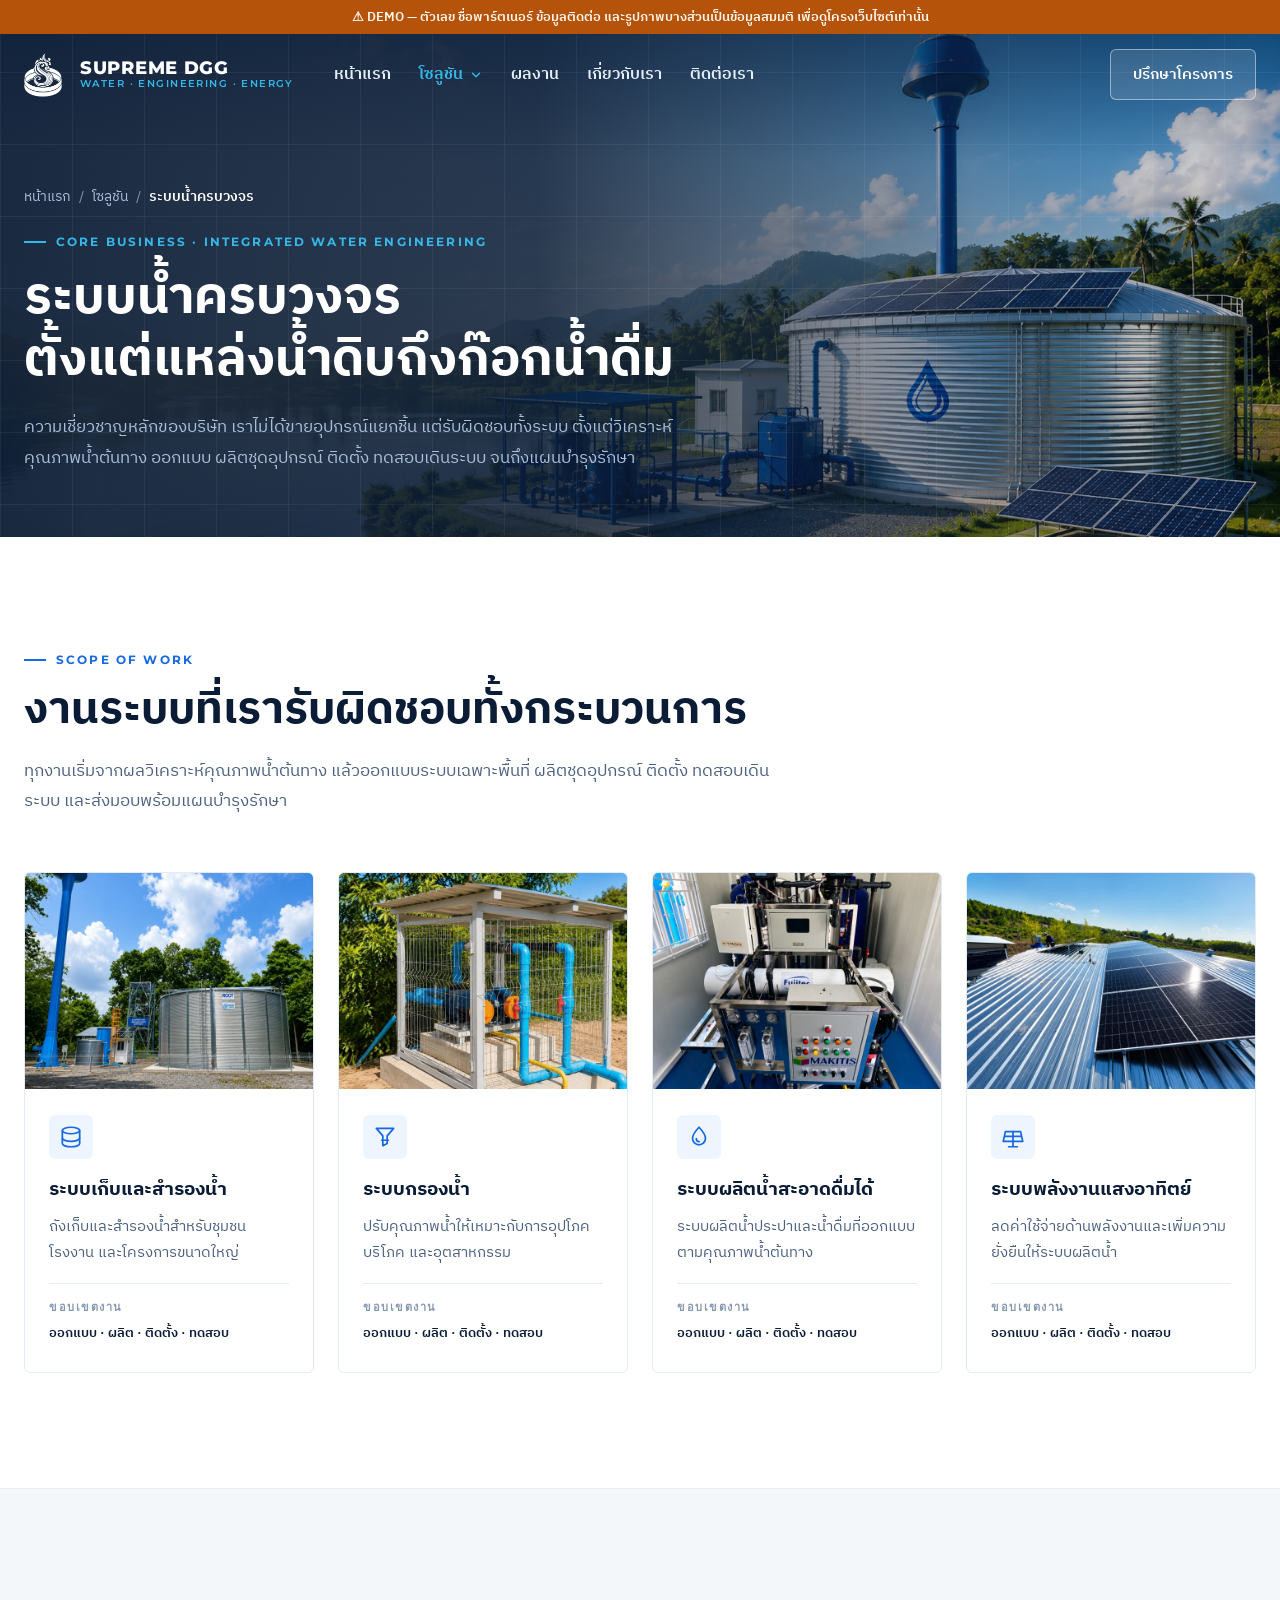
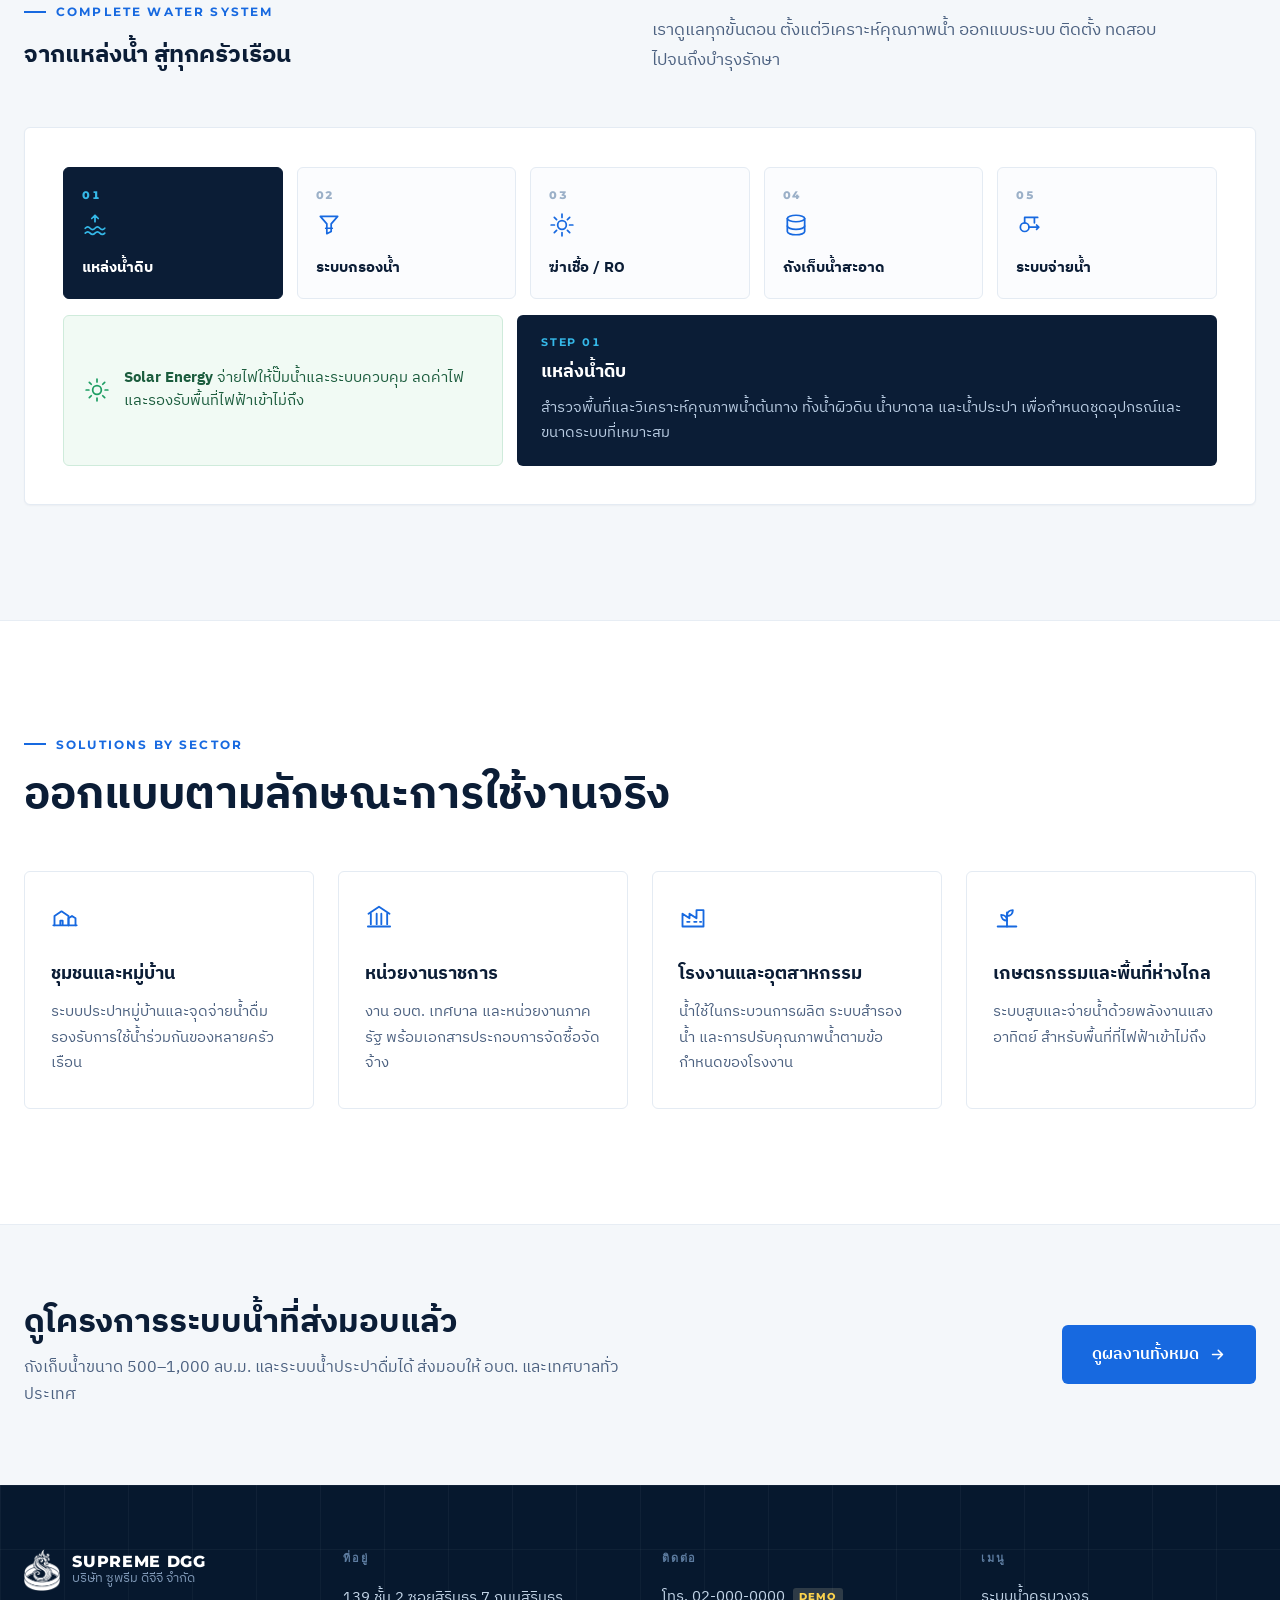
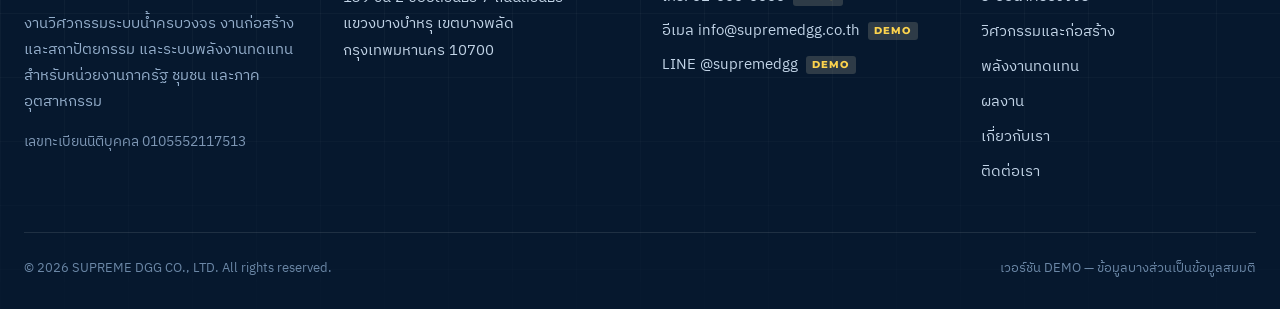
<file: water.html>
<!DOCTYPE html>
<html lang="th">
<head>
<meta charset="UTF-8">
<meta name="viewport" content="width=device-width, initial-scale=1">
<title>ระบบน้ำครบวงจร — SUPREME DGG | ออกแบบ ผลิต ติดตั้ง ระบบผลิตน้ำสะอาด</title>
<meta name="description" content="ระบบเก็บและสำรองน้ำ ระบบกรองน้ำ ระบบผลิตน้ำประปาดื่มได้ และระบบจ่ายน้ำ ออกแบบจากผลวิเคราะห์คุณภาพน้ำต้นทางของแต่ละพื้นที่">
<link rel="preconnect" href="https://fonts.googleapis.com">
<link rel="preconnect" href="https://fonts.gstatic.com" crossorigin>
<link href="https://fonts.googleapis.com/css2?family=IBM+Plex+Sans+Thai:wght@400;500;600;700&family=Montserrat:wght@400;500;600;700;800&display=swap" rel="stylesheet">
<link rel="stylesheet" href="styles.css">
</head>
<body data-page="water" class="is-demo">

<header id="site-header" class="header">
  <div class="header-inner">
    <a href="index.html" class="brand">
      <span class="brand-mark">
        <img class="logo logo-navy" src="assets/logo-navy.png" alt="SUPREME DGG" width="612" height="702">
        <img class="logo logo-white" src="assets/logo-white.png" alt="SUPREME DGG" width="598" height="689">
      </span>
      <span class="brand-text">
        <span class="brand-name">SUPREME DGG</span>
        <span class="brand-sub">WATER · ENGINEERING · ENERGY</span>
      </span>
    </a>
    <nav class="nav">
      <a href="index.html" data-nav="home">หน้าแรก</a>
      <div class="nav-drop" data-nav="solutions">
        <button type="button" class="nav-drop-trigger" aria-expanded="false" aria-haspopup="true">
          โซลูชัน
          <svg width="14" height="14" viewBox="0 0 24 24" fill="none" stroke="currentColor" stroke-width="2.4" stroke-linecap="round" stroke-linejoin="round"><path d="m6 9 6 6 6-6"></path></svg>
        </button>
        <div class="nav-drop-menu">
          <a href="water.html" data-nav="water">
            <strong>ระบบน้ำครบวงจร</strong>
            <span>ถังเก็บน้ำ · ระบบกรอง · น้ำประปาดื่มได้</span>
          </a>
          <a href="engineering.html" data-nav="engineering">
            <strong>วิศวกรรมและก่อสร้าง</strong>
            <span>อาคารราชการ · โรงเรียน · สถาปัตยกรรม</span>
          </a>
          <a href="energy.html" data-nav="energy">
            <strong>พลังงานทดแทน</strong>
            <span>โซลาร์เซลล์ · แก๊สซิไฟเออร์ · ไบโอชาร์</span>
          </a>
        </div>
      </div>
      <a href="projects.html" data-nav="projects">ผลงาน</a>
      <a href="about.html" data-nav="about">เกี่ยวกับเรา</a>
      <a href="contact.html" data-nav="contact">ติดต่อเรา</a>
    </nav>
    <div class="header-actions">
      <a href="contact.html" class="btn btn-header-cta">ปรึกษาโครงการ</a>
      <button type="button" id="burger" class="burger" aria-label="เมนู" aria-expanded="false" aria-controls="mobile-menu">
        <svg width="22" height="22" viewBox="0 0 24 24" fill="none" stroke="currentColor" stroke-width="2" stroke-linecap="round"><path d="M3 6h18M3 12h18M3 18h18"></path></svg>
      </button>
    </div>
  </div>
</header>

<div id="mobile-menu" class="mobile-menu" hidden>
  <a href="index.html">หน้าแรก</a>
  <div class="mobile-menu-group">
    <span class="mobile-menu-label">โซลูชัน</span>
    <a href="water.html">ระบบน้ำครบวงจร</a>
    <a href="engineering.html">วิศวกรรมและก่อสร้าง</a>
    <a href="energy.html">พลังงานทดแทน</a>
  </div>
  <a href="projects.html">ผลงาน</a>
  <a href="about.html">เกี่ยวกับเรา</a>
  <a href="contact.html">ติดต่อเรา</a>
</div>

<main>

  <section class="page-hero">
    <div class="hero-media" data-slot="hero-water">
      <img src="assets/hero.png" alt="ระบบน้ำครบวงจร ถังเก็บน้ำและระบบกรอง" width="1717" height="916" fetchpriority="high">
    </div>
    <div class="wrap">
      <nav class="crumb" aria-label="breadcrumb"><a href="index.html">หน้าแรก</a><span>/</span><a href="index.html#lines">โซลูชัน</a><span>/</span><strong>ระบบน้ำครบวงจร</strong></nav>
      <div class="eyebrow-label eyebrow-label-cyan">CORE BUSINESS · INTEGRATED WATER ENGINEERING</div>
      <h1>ระบบน้ำครบวงจร<br>ตั้งแต่แหล่งน้ำดิบถึงก๊อกน้ำดื่ม</h1>
      <p>ความเชี่ยวชาญหลักของบริษัท เราไม่ได้ขายอุปกรณ์แยกชิ้น แต่รับผิดชอบทั้งระบบ ตั้งแต่วิเคราะห์คุณภาพน้ำต้นทาง ออกแบบ ผลิตชุดอุปกรณ์ ติดตั้ง ทดสอบเดินระบบ จนถึงแผนบำรุงรักษา</p>
    </div>
  </section>

  <!-- WHAT WE DO -->
  <section id="solutions" class="section" data-reveal>
    <div class="wrap">
      <div class="section-head">
        <div class="eyebrow-label">SCOPE OF WORK</div>
        <h2>งานระบบที่เรารับผิดชอบทั้งกระบวนการ</h2>
        <p>ทุกงานเริ่มจากผลวิเคราะห์คุณภาพน้ำต้นทาง แล้วออกแบบระบบเฉพาะพื้นที่ ผลิตชุดอุปกรณ์ ติดตั้ง ทดสอบเดินระบบ และส่งมอบพร้อมแผนบำรุงรักษา</p>
      </div>
      <div class="grid grid-4">
        <article class="card service-card">
          <div class="img-slot img-slot-sm" data-slot="svc-tank">
            <img src="assets/svc-tank.jpg" alt="ระบบเก็บและสำรองน้ำ" width="700" height="700" loading="lazy" decoding="async">
          </div>
          <div class="card-body">
            <div class="card-icon"><svg width="26" height="26" viewBox="0 0 24 24" fill="none" stroke="currentColor" stroke-width="1.6" stroke-linecap="round" stroke-linejoin="round"><ellipse cx="12" cy="6" rx="8" ry="3"></ellipse><path d="M4 6v12c0 1.7 3.6 3 8 3s8-1.3 8-3V6"></path><path d="M4 13c0 1.7 3.6 3 8 3s8-1.3 8-3"></path></svg></div>
            <h3>ระบบเก็บและสำรองน้ำ</h3>
            <p>ถังเก็บและสำรองน้ำสำหรับชุมชน โรงงาน และโครงการขนาดใหญ่</p>
            <div class="card-spec"><span>ขอบเขตงาน</span><strong>ออกแบบ · ผลิต · ติดตั้ง · ทดสอบ</strong></div>
          </div>
        </article>
        <article class="card service-card">
          <div class="img-slot img-slot-sm" data-slot="svc-filter">
            <img src="assets/svc-filter.jpg" alt="ชุดกรองน้ำและถังกรอง" width="700" height="700" loading="lazy" decoding="async">
          </div>
          <div class="card-body">
            <div class="card-icon"><svg width="26" height="26" viewBox="0 0 24 24" fill="none" stroke="currentColor" stroke-width="1.6" stroke-linecap="round" stroke-linejoin="round"><path d="M4 4h16l-6 7v7l-4 2v-9L4 4Z"></path><path d="M9 15h6"></path></svg></div>
            <h3>ระบบกรองน้ำ</h3>
            <p>ปรับคุณภาพน้ำให้เหมาะกับการอุปโภค บริโภค และอุตสาหกรรม</p>
            <div class="card-spec"><span>ขอบเขตงาน</span><strong>ออกแบบ · ผลิต · ติดตั้ง · ทดสอบ</strong></div>
          </div>
        </article>
        <article class="card service-card">
          <div class="img-slot img-slot-sm" data-slot="svc-drink">
            <img src="assets/svc-drink.jpg" alt="ระบบผลิตน้ำสะอาดดื่มได้" width="700" height="700" loading="lazy" decoding="async">
          </div>
          <div class="card-body">
            <div class="card-icon"><svg width="26" height="26" viewBox="0 0 24 24" fill="none" stroke="currentColor" stroke-width="1.6" stroke-linecap="round" stroke-linejoin="round"><path d="M12 3s6 6.4 6 10.2A6 6 0 0 1 6 13.2C6 9.4 12 3 12 3Z"></path><path d="M9.5 13.6a2.6 2.6 0 0 0 2.6 2.6"></path></svg></div>
            <h3>ระบบผลิตน้ำสะอาดดื่มได้</h3>
            <p>ระบบผลิตน้ำประปาและน้ำดื่มที่ออกแบบตามคุณภาพน้ำต้นทาง</p>
            <div class="card-spec"><span>ขอบเขตงาน</span><strong>ออกแบบ · ผลิต · ติดตั้ง · ทดสอบ</strong></div>
          </div>
        </article>
        <article class="card service-card">
          <div class="img-slot img-slot-sm" data-slot="svc-solar">
            <img src="assets/svc-solar.jpg" alt="ระบบพลังงานแสงอาทิตย์" width="700" height="700" loading="lazy" decoding="async">
          </div>
          <div class="card-body">
            <div class="card-icon"><svg width="26" height="26" viewBox="0 0 24 24" fill="none" stroke="currentColor" stroke-width="1.6" stroke-linecap="round" stroke-linejoin="round"><path d="M3 16h18l-2-9H5l-2 9Z"></path><path d="M12 7v9M4.6 11.5h14.8M12 16v5M8 21h8"></path></svg></div>
            <h3>ระบบพลังงานแสงอาทิตย์</h3>
            <p>ลดค่าใช้จ่ายด้านพลังงานและเพิ่มความยั่งยืนให้ระบบผลิตน้ำ</p>
            <div class="card-spec"><span>ขอบเขตงาน</span><strong>ออกแบบ · ผลิต · ติดตั้ง · ทดสอบ</strong></div>
          </div>
        </article>
      </div>
    </div>
  </section>

  <!-- COMPLETE SYSTEM -->
  <section id="system" class="section section-tint" data-reveal>
    <div class="wrap">
      <div class="grid grid-2 section-head-split">
        <div>
          <div class="eyebrow-label">COMPLETE WATER SYSTEM</div>
          <h2>จากแหล่งน้ำ สู่ทุกครัวเรือน</h2>
        </div>
        <p class="section-lede">เราดูแลทุกขั้นตอน ตั้งแต่วิเคราะห์คุณภาพน้ำ ออกแบบระบบ ติดตั้ง ทดสอบ ไปจนถึงบำรุงรักษา</p>
      </div>

      <div class="system-panel">
        <div class="stage-picker" id="stage-picker">
          <button type="button" class="stage-btn is-active" data-index="0" data-label="แหล่งน้ำดิบ" data-detail="สำรวจพื้นที่และวิเคราะห์คุณภาพน้ำต้นทาง ทั้งน้ำผิวดิน น้ำบาดาล และน้ำประปา เพื่อกำหนดชุดอุปกรณ์และขนาดระบบที่เหมาะสม">
            <span class="stage-num">01</span>
            <span class="stage-icon"><svg width="26" height="26" viewBox="0 0 24 24" fill="none" stroke="currentColor" stroke-width="1.6" stroke-linecap="round" stroke-linejoin="round"><path d="M3 15c1.5-1.6 3-1.6 4.5 0s3 1.6 4.5 0 3-1.6 4.5 0 3 1.6 4.5 0"></path><path d="M3 19.5c1.5-1.6 3-1.6 4.5 0s3 1.6 4.5 0 3-1.6 4.5 0 3 1.6 4.5 0"></path><path d="M12 3v6M9 6l3-3 3 3"></path></svg></span>
            <span class="stage-label">แหล่งน้ำดิบ</span>
          </button>
          <button type="button" class="stage-btn" data-index="1" data-label="ระบบกรองน้ำ" data-detail="กรองตะกอน สนิมเหล็ก ความกระด้าง และสารแขวนลอย ด้วยชุดสารกรองที่เลือกตามผลวิเคราะห์น้ำของแต่ละพื้นที่">
            <span class="stage-num">02</span>
            <span class="stage-icon"><svg width="26" height="26" viewBox="0 0 24 24" fill="none" stroke="currentColor" stroke-width="1.6" stroke-linecap="round" stroke-linejoin="round"><path d="M4 4h16l-6 7v7l-4 2v-9L4 4Z"></path><path d="M9 15h6"></path></svg></span>
            <span class="stage-label">ระบบกรองน้ำ</span>
          </button>
          <button type="button" class="stage-btn" data-index="2" data-label="ฆ่าเชื้อ / RO" data-detail="ระบบฆ่าเชื้อและ Reverse Osmosis สำหรับผลิตน้ำที่ดื่มได้ พร้อมจุดเก็บตัวอย่างน้ำเพื่อตรวจสอบคุณภาพ">
            <span class="stage-num">03</span>
            <span class="stage-icon"><svg width="26" height="26" viewBox="0 0 24 24" fill="none" stroke="currentColor" stroke-width="1.6" stroke-linecap="round" stroke-linejoin="round"><circle cx="12" cy="12" r="4"></circle><path d="M12 2v3M12 19v3M2 12h3M19 12h3M4.9 4.9 7 7M17 17l2.1 2.1M19.1 4.9 17 7M7 17l-2.1 2.1"></path></svg></span>
            <span class="stage-label">ฆ่าเชื้อ / RO</span>
          </button>
          <button type="button" class="stage-btn" data-index="3" data-label="ถังเก็บน้ำสะอาด" data-detail="ถังเก็บและสำรองน้ำพร้อมระบบควบคุมระดับน้ำ กำหนดความจุจากปริมาณการใช้น้ำสูงสุดของโครงการ">
            <span class="stage-num">04</span>
            <span class="stage-icon"><svg width="26" height="26" viewBox="0 0 24 24" fill="none" stroke="currentColor" stroke-width="1.6" stroke-linecap="round" stroke-linejoin="round"><ellipse cx="12" cy="6" rx="8" ry="3"></ellipse><path d="M4 6v12c0 1.7 3.6 3 8 3s8-1.3 8-3V6"></path><path d="M4 13c0 1.7 3.6 3 8 3s8-1.3 8-3"></path></svg></span>
            <span class="stage-label">ถังเก็บน้ำสะอาด</span>
          </button>
          <button type="button" class="stage-btn" data-index="4" data-label="ระบบจ่ายน้ำ" data-detail="ปั๊มและระบบท่อจ่ายน้ำพร้อมระบบควบคุมแรงดัน ส่งน้ำถึงจุดใช้งานอย่างสม่ำเสมอตลอดวัน">
            <span class="stage-num">05</span>
            <span class="stage-icon"><svg width="26" height="26" viewBox="0 0 24 24" fill="none" stroke="currentColor" stroke-width="1.6" stroke-linecap="round" stroke-linejoin="round"><circle cx="8" cy="14" r="4"></circle><path d="M8 10V5h9v5M17 5h3M12 14h9M19 12l2 2-2 2"></path></svg></span>
            <span class="stage-label">ระบบจ่ายน้ำ</span>
          </button>
        </div>

        <div class="system-panel-footer">
          <div class="solar-note">
            <svg width="26" height="26" viewBox="0 0 24 24" fill="none" stroke="#1E9E63" stroke-width="1.6" stroke-linecap="round"><circle cx="12" cy="12" r="4"></circle><path d="M12 2v2.5M12 19.5V22M2 12h2.5M19.5 12H22M4.9 4.9l1.8 1.8M17.3 17.3l1.8 1.8M19.1 4.9l-1.8 1.8M6.7 17.3l-1.8 1.8"></path></svg>
            <span><strong>Solar Energy</strong> จ่ายไฟให้ปั๊มน้ำและระบบควบคุม ลดค่าไฟและรองรับพื้นที่ไฟฟ้าเข้าไม่ถึง</span>
          </div>
          <div class="stage-detail">
            <div class="stage-detail-step" id="stage-step">STEP 01</div>
            <h4 id="stage-label">แหล่งน้ำดิบ</h4>
            <p id="stage-detail-text">สำรวจพื้นที่และวิเคราะห์คุณภาพน้ำต้นทาง ทั้งน้ำผิวดิน น้ำบาดาล และน้ำประปา เพื่อกำหนดชุดอุปกรณ์และขนาดระบบที่เหมาะสม</p>
          </div>
        </div>
      </div>
    </div>
  </section>

  <!-- SECTORS -->
  <section class="section" data-reveal>
    <div class="wrap">
      <div class="eyebrow-label">SOLUTIONS BY SECTOR</div>
      <h2 class="section-title">ออกแบบตามลักษณะการใช้งานจริง</h2>
      <div class="grid grid-4">
        <div class="card sector-card">
          <div class="sector-icon"><svg width="28" height="28" viewBox="0 0 24 24" fill="none" stroke="currentColor" stroke-width="1.6" stroke-linecap="round" stroke-linejoin="round"><path d="M3 20v-8l6-4 6 4v8"></path><path d="M15 20v-6l3-2 3 2v6"></path><path d="M2 20h20M8 20v-4h2v4"></path></svg></div>
          <h3>ชุมชนและหมู่บ้าน</h3>
          <p>ระบบประปาหมู่บ้านและจุดจ่ายน้ำดื่ม รองรับการใช้น้ำร่วมกันของหลายครัวเรือน</p>
        </div>
        <div class="card sector-card">
          <div class="sector-icon"><svg width="28" height="28" viewBox="0 0 24 24" fill="none" stroke="currentColor" stroke-width="1.6" stroke-linecap="round" stroke-linejoin="round"><path d="M3 10 12 4l9 6"></path><path d="M5 10v9M10 10v9M14 10v9M19 10v9M2.5 21h19"></path></svg></div>
          <h3>หน่วยงานราชการ</h3>
          <p>งาน อบต. เทศบาล และหน่วยงานภาครัฐ พร้อมเอกสารประกอบการจัดซื้อจัดจ้าง</p>
        </div>
        <div class="card sector-card">
          <div class="sector-icon"><svg width="28" height="28" viewBox="0 0 24 24" fill="none" stroke="currentColor" stroke-width="1.6" stroke-linecap="round" stroke-linejoin="round"><path d="M3 21V10l6 4V10l6 4V7h6v14H3Z"></path><path d="M7 17h2M13 17h2M18 17h1"></path></svg></div>
          <h3>โรงงานและอุตสาหกรรม</h3>
          <p>น้ำใช้ในกระบวนการผลิต ระบบสำรองน้ำ และการปรับคุณภาพน้ำตามข้อกำหนดของโรงงาน</p>
        </div>
        <div class="card sector-card">
          <div class="sector-icon"><svg width="28" height="28" viewBox="0 0 24 24" fill="none" stroke="currentColor" stroke-width="1.6" stroke-linecap="round" stroke-linejoin="round"><path d="M12 21V9"></path><path d="M12 12c0-3 2-5 5-5 0 3-2 5-5 5ZM12 16c0-3-2-5-5-5 0 3 2 5 5 5Z"></path><path d="M4 21h16"></path></svg></div>
          <h3>เกษตรกรรมและพื้นที่ห่างไกล</h3>
          <p>ระบบสูบและจ่ายน้ำด้วยพลังงานแสงอาทิตย์ สำหรับพื้นที่ที่ไฟฟ้าเข้าไม่ถึง</p>
        </div>
      </div>
    </div>
  </section>


  <!-- CTA -->
  <section class="cta-band" data-reveal>
    <div class="wrap cta-band-inner">
      <div>
        <h2>ดูโครงการระบบน้ำที่ส่งมอบแล้ว</h2>
        <p>ถังเก็บน้ำขนาด 500–1,000 ลบ.ม. และระบบน้ำประปาดื่มได้ ส่งมอบให้ อบต. และเทศบาลทั่วประเทศ</p>
      </div>
      <a href="projects.html" class="btn btn-primary">ดูผลงานทั้งหมด
        <svg width="17" height="17" viewBox="0 0 24 24" fill="none" stroke="currentColor" stroke-width="2.2" stroke-linecap="round" stroke-linejoin="round"><path d="M5 12h14M13 6l6 6-6 6"></path></svg>
      </a>
    </div>
  </section>

</main>

<!-- FOOTER -->
<footer class="footer">
  <div class="wrap">
    <div class="footer-grid">
      <div>
        <div class="footer-brand">
          <img src="assets/logo-white.png" alt="SUPREME DGG" class="footer-logo" width="598" height="689" loading="lazy" decoding="async">
          <span>
            <span class="footer-brand-name">SUPREME DGG</span>
            <span class="footer-brand-sub">บริษัท ซูพรีม ดีจีจี จำกัด</span>
          </span>
        </div>
        <p class="footer-desc">งานวิศวกรรมระบบน้ำครบวงจร งานก่อสร้างและสถาปัตยกรรม และระบบพลังงานทดแทน สำหรับหน่วยงานภาครัฐ ชุมชน และภาคอุตสาหกรรม</p>
        <div class="footer-reg">เลขทะเบียนนิติบุคคล 0105552117513</div>
      </div>
      <div>
        <div class="footer-label">ที่อยู่</div>
        <p class="footer-address">139 ชั้น 2 ซอยสิรินธร 7 ถนนสิรินธร<br>แขวงบางบำหรุ เขตบางพลัด<br>กรุงเทพมหานคร 10700</p>
      </div>
      <div>
        <div class="footer-label">ติดต่อ</div>
        <div class="footer-contact">
          <span data-demo>โทร. 02-000-0000</span>
          <span data-demo>อีเมล info@supremedgg.co.th</span>
          <span data-demo>LINE @supremedgg</span>
        </div>
      </div>
      <div>
        <div class="footer-label">เมนู</div>
        <div class="footer-links">
          <a href="water.html">ระบบน้ำครบวงจร</a>
          <a href="engineering.html">วิศวกรรมและก่อสร้าง</a>
          <a href="energy.html">พลังงานทดแทน</a>
          <a href="projects.html">ผลงาน</a>
          <a href="about.html">เกี่ยวกับเรา</a>
          <a href="contact.html">ติดต่อเรา</a>
        </div>
      </div>
    </div>
    <div class="footer-bottom">
      <span>© 2026 SUPREME DGG CO., LTD. All rights reserved.</span>
      <span>เวอร์ชัน DEMO — ข้อมูลบางส่วนเป็นข้อมูลสมมติ</span>
    </div>
  </div>
</footer>

<script src="script.js"></script>
</body>
</html>
</file>
<file: styles.css>
/* SUPREME DGG — Homepage
   Implemented from the "SUPREME DGG Homepage.dc.html" Claude Design canvas.
   Vanilla HTML/CSS/JS — no runtime dependency. */

:root {
  --navy: #0B1D36;
  --navy-deep: #06182E;
  --blue: #1769E0;
  --blue-deep: #0F58C4;
  --cyan: #35B8E8;
  --ink: #0B1D36;
  --muted: #4C6180;
  --line: #E4EBF3;
  --line-soft: #E7EDF4;
  --tint: #F4F7FA;
  --header-h: 82px;
  --header-h-scrolled: 68px;
  --radius: 6px;
  --radius-sm: 4px;
}

* { box-sizing: border-box; }

html { scroll-behavior: smooth; }

section[id],
#contact-form {
  scroll-margin-top: 92px;
}
@media (prefers-reduced-motion: reduce) { html { scroll-behavior: auto; } }

body {
  margin: 0;
  background: #FFFFFF;
  color: var(--ink);
  font-family: 'IBM Plex Sans Thai', 'Montserrat', sans-serif;
  -webkit-font-smoothing: antialiased;
  overflow-x: hidden;
}

a { color: var(--blue); text-decoration: none; }
a:hover { color: var(--cyan); }
input, textarea, button, select { font-family: inherit; }
img { max-width: 100%; }

.wrap {
  max-width: 1280px;
  margin: 0 auto;
  padding: 0 24px;
}

h1, h2, h3, h4 { margin: 0; }

/* ---------- Buttons ---------- */

.btn {
  display: inline-flex;
  align-items: center;
  gap: 10px;
  padding: 16px 30px;
  border-radius: var(--radius);
  font-size: 16px;
  font-weight: 600;
  border: none;
  cursor: pointer;
  transition: background .25s ease, color .25s ease, border-color .25s ease;
}

.btn-primary {
  background: var(--blue);
  color: #FFFFFF;
}
.btn-primary:hover { background: var(--cyan); color: #06182E; }

.btn-ghost {
  background: rgba(255, 255, 255, .06);
  border: 1.5px solid rgba(255, 255, 255, .42);
  color: #FFFFFF;
}
.btn-ghost:hover { background: #FFFFFF; color: var(--navy); border-color: #FFFFFF; }

.btn-outline {
  background: transparent;
  border: 1.5px solid rgba(255, 255, 255, .42);
  color: #FFFFFF;
}
.btn-outline:hover { background: #FFFFFF; color: var(--navy); border-color: #FFFFFF; }

.btn-outline-navy {
  padding: 12px 24px;
  border-radius: var(--radius);
  border: 1px solid #D8E2ED;
  background: #FFFFFF;
  color: var(--navy);
  font-size: 15px;
}
.btn-outline-navy:hover { background: var(--tint); }

.btn-submit {
  width: 100%;
  margin-top: 6px;
  padding: 16px;
  border-radius: var(--radius);
  background: var(--blue);
  color: #FFFFFF;
  font-size: 16px;
  justify-content: center;
}
.btn-submit:hover { background: var(--blue-deep); }

/* ---------- Header ---------- */

.header {
  position: fixed;
  top: 0; left: 0; right: 0;
  z-index: 100;
  height: var(--header-h);
  background: transparent;
  border-bottom: 1px solid transparent;
  box-shadow: none;
  transition: height .3s ease, background .3s ease, box-shadow .3s ease, border-color .3s ease;
  --fg: #E4EEF8;
  --brand: #FFFFFF;
  --brand-sub: var(--cyan);
  --cta-bg: rgba(255, 255, 255, .12);
  --cta-border: rgba(255, 255, 255, .45);
  --burger-bg: rgba(255, 255, 255, .12);
  --burger-border: rgba(255, 255, 255, .35);
  --burger-color: #FFFFFF;
}

.header.is-scrolled,
.header.is-menu-open {
  height: var(--header-h-scrolled);
  background: #FFFFFF;
  border-bottom-color: var(--line-soft);
  box-shadow: none;
  --fg: #233A58;
  --brand: var(--navy);
  --brand-sub: #6E8AAA;
  --cta-bg: var(--blue);
  --cta-border: var(--blue);
  --burger-bg: #F4F7FA;
  --burger-border: #E0E8F1;
  --burger-color: var(--navy);
}

.header-inner {
  max-width: 1280px;
  margin: 0 auto;
  padding: 0 24px;
  height: 100%;
  display: flex;
  align-items: center;
  gap: 32px;
}

.brand { display: flex; align-items: center; gap: 12px; flex-shrink: 0; }

.brand-mark { position: relative; height: 44px; width: 44px; display: block; flex-shrink: 0; }

.logo { position: absolute; inset: 0; height: 44px; width: auto; display: block; transition: opacity .25s ease; }
.logo-white { opacity: 1; }
.logo-navy { opacity: 0; }
.header.is-scrolled .logo-navy,
.header.is-menu-open .logo-navy { opacity: 1; }
.header.is-scrolled .logo-white,
.header.is-menu-open .logo-white { opacity: 0; }

.brand-text { display: flex; flex-direction: column; line-height: 1.1; }
.brand-name { font-family: 'Montserrat', sans-serif; font-size: 18px; font-weight: 800; letter-spacing: .04em; color: var(--brand); }
.brand-sub { font-family: 'Montserrat', sans-serif; font-size: 9.5px; font-weight: 600; letter-spacing: .15em; color: var(--brand-sub); }

.nav { display: flex; align-items: center; gap: 28px; margin-left: 8px; }
.nav a { font-size: 15.5px; font-weight: 600; color: var(--fg); white-space: nowrap; transition: color .2s ease; }
.nav a:hover { color: var(--cyan); }

.header-actions { margin-left: auto; display: flex; align-items: center; gap: 12px; }

.btn-header-cta {
  padding: 12px 22px;
  border-radius: var(--radius);
  font-size: 15px;
  white-space: nowrap;
  background: var(--cta-bg);
  color: #FFFFFF;
  border: 1.5px solid var(--cta-border);
}
.btn-header-cta:hover { background: var(--blue-deep); border-color: var(--blue-deep); color: #FFFFFF; }

.burger {
  display: none;
  align-items: center;
  justify-content: center;
  width: 44px; height: 44px;
  border-radius: var(--radius);
  cursor: pointer;
  background: var(--burger-bg);
  border: 1px solid var(--burger-border);
  color: var(--burger-color);
}

.mobile-menu {
  position: fixed;
  inset: var(--header-h-scrolled) 0 auto 0;
  z-index: 90;
  background: #FFFFFF;
  border-bottom: 1px solid var(--line-soft);
  box-shadow: none;
  padding: 16px 24px 24px;
  display: flex;
  flex-direction: column;
  gap: 4px;
}
.mobile-menu[hidden] { display: none; }
.mobile-menu a { padding: 14px 4px; font-size: 17px; font-weight: 600; color: var(--navy); border-bottom: 1px solid #F0F4F9; }
.mobile-menu a:last-child { border-bottom: none; }

@media (max-width: 1139px) {
  .nav, .btn-header-cta { display: none; }
  .burger { display: inline-flex; }
}

/* ---------- Hero ---------- */

.hero {
  position: relative;
  width: 100%;
  min-height: min(72vh, 640px);
  display: flex;
  align-items: flex-end;
  background: var(--navy);
  overflow: hidden;
}

.hero-media { position: absolute; inset: 0; }
.hero-media img {
  width: 100%; height: 100%;
  object-fit: cover;
  display: block;
}
.hero-media::before {
  content: '';
  position: absolute; inset: 0;
  pointer-events: none;
  background: linear-gradient(90deg, rgba(11,29,54,.94) 0%, rgba(11,29,54,.86) 42%, rgba(11,29,54,.35) 78%, rgba(11,29,54,.15) 100%);
}
.hero-media::after {
  content: '';
  position: absolute; inset: 0;
  pointer-events: none;
  background:
    linear-gradient(to right, rgba(255,255,255,.05) 1px, transparent 1px),
    linear-gradient(to bottom, rgba(255,255,255,.05) 1px, transparent 1px),
    linear-gradient(180deg, rgba(11,29,54,.55) 0%, rgba(11,29,54,0) 30%);
  background-size: 72px 72px, 72px 72px, auto;
}

@media (max-width: 768px) {
  .hero-media::before {
    background: linear-gradient(90deg,
      rgba(11,29,54,.92) 0%,
      rgba(11,29,54,.86) 50%,
      rgba(11,29,54,.80) 100%);
  }
}

.hero-content {
  position: relative;
  width: 100%;
  max-width: 1280px;
  margin: 0 auto;
  padding: clamp(124px, 14vw, 148px) 24px clamp(44px, 5vw, 60px);
}
.hero-content > div { max-width: 720px; }

.eyebrow { display: flex; align-items: center; gap: 12px; margin-bottom: 24px; }
.eyebrow-bar { width: 34px; height: 2px; background: var(--cyan); display: block; }
.eyebrow span { font-family: 'Montserrat', sans-serif; font-size: 13px; font-weight: 700; letter-spacing: .18em; color: var(--cyan); }

.hero h1 {
  margin: 0 0 24px;
  font-size: clamp(34px, 5vw, 60px);
  line-height: 1.18;
  font-weight: 700;
  color: #FFFFFF;
  text-wrap: pretty;
}
.hero p {
  margin: 0 0 36px;
  font-size: clamp(16px, 1.4vw, 19px);
  line-height: 1.75;
  color: #C9DAEC;
  max-width: 620px;
}
.hero-actions { display: flex; flex-wrap: wrap; gap: 14px; }

/* ---------- Image slots ---------- */

.img-slot {
  position: relative;
  width: 100%;
  height: 100%;
  overflow: hidden;
  background: #E9EFF6;
}
.img-slot img {
  width: 100%; height: 100%;
  object-fit: cover;
  display: block;
}

/* ---------- Sections ---------- */

.section { background: #FFFFFF; padding: clamp(72px, 9vw, 120px) 0; }
.section-tint { background: var(--tint); border-top: 1px solid var(--line-soft); border-bottom: 1px solid var(--line-soft); }
.section-dark { background: var(--navy); position: relative; }

.section-dark::before,
.footer::before {
  content: '';
  position: absolute; inset: 0;
  pointer-events: none;
  background-image:
    linear-gradient(to right, rgba(255, 255, 255, .05) 1px, transparent 1px),
    linear-gradient(to bottom, rgba(255, 255, 255, .05) 1px, transparent 1px);
  background-size: 64px 64px;
  -webkit-mask-image: linear-gradient(180deg, rgba(0, 0, 0, .85), rgba(0, 0, 0, .15));
          mask-image: linear-gradient(180deg, rgba(0, 0, 0, .85), rgba(0, 0, 0, .15));
}
.section-dark .wrap,
.footer .wrap { position: relative; z-index: 1; }

[data-reveal] { opacity: 0; transform: translateY(26px); transition: opacity .7s cubic-bezier(.22,.61,.36,1), transform .7s cubic-bezier(.22,.61,.36,1); }
[data-reveal].is-visible { opacity: 1; transform: none; }

.eyebrow-label {
  font-family: 'Montserrat', sans-serif; font-size: 12px; font-weight: 700; letter-spacing: .18em;
  color: var(--blue); margin-bottom: 16px;
  display: flex; align-items: center; gap: 10px;
}
.eyebrow-label::before { content: ''; width: 22px; height: 2px; background: currentColor; flex-shrink: 0; }
.eyebrow-label-cyan { color: var(--cyan); }

.trust-number, .stat-row strong, .stage-num, .process-num, .stage-detail-step {
  font-variant-numeric: tabular-nums;
}

.section-head { max-width: 760px; margin-bottom: 56px; }
.section-head h2 { margin: 0 0 18px; font-size: clamp(28px, 3.4vw, 44px); line-height: 1.28; font-weight: 700; color: var(--navy); text-wrap: pretty; }
.section-head p { margin: 0; font-size: 17px; line-height: 1.75; color: var(--muted); }

.section-title { margin: 0 0 48px; font-size: clamp(28px, 3.4vw, 44px); line-height: 1.28; font-weight: 700; color: var(--navy); }
.section-lede { margin: 0; font-size: 17px; line-height: 1.75; color: var(--muted); max-width: 520px; }

.section-dark h2 { font-size: clamp(28px, 3.4vw, 44px); line-height: 1.28; font-weight: 700; color: #FFFFFF; text-wrap: pretty; }
.section-dark .section-lede { color: #A9C0DA; }

.section-head-split { align-items: end; gap: 40px; margin-bottom: 52px; }

.grid { display: grid; gap: 24px; }
.grid-2 { grid-template-columns: repeat(auto-fit, minmax(min(300px, 100%), 1fr)); }
.grid-3 { grid-template-columns: repeat(1, 1fr); gap: 16px; }
@media (min-width: 768px) {
  .grid-3 { grid-template-columns: repeat(3, 1fr); gap: 24px; }
}
.grid-4 { grid-template-columns: repeat(auto-fit, minmax(min(268px, 100%), 1fr)); }

/* ---------- Cards ---------- */

.card {
  border: 1px solid var(--line);
  border-radius: var(--radius);
  overflow: hidden;
  background: #FFFFFF;
  transition: box-shadow .25s ease, border-color .25s ease, background .25s ease;
}
.card:hover { box-shadow: inset 0 0 0 1px #9EC3F0; border-color: #9EC3F0; }

.card-body { padding: 26px 24px 28px; }
.card-body h3 { margin: 0 0 10px; font-size: 19px; font-weight: 700; color: var(--navy); line-height: 1.4; }
.card-body p { margin: 0; font-size: 15px; line-height: 1.7; color: var(--muted); }

.card-spec {
  display: flex; flex-direction: column; gap: 6px;
  margin-top: 18px; padding-top: 14px; border-top: 1px solid var(--line);
}
.card-spec span { font-family: 'Montserrat', sans-serif; font-size: 11px; font-weight: 700; letter-spacing: .14em; color: #8397AF; }
.card-spec strong { font-size: 13px; font-weight: 600; color: var(--navy); text-align: left; }

.service-card .img-slot-sm { height: auto; aspect-ratio: 4 / 3; }
.card-icon {
  width: 44px; height: 44px;
  border-radius: var(--radius);
  background: #EEF5FE;
  display: flex; align-items: center; justify-content: center;
  margin-bottom: 18px;
  color: var(--blue);
}

.sector-card { padding: 30px 26px 32px; }
.sector-card:hover { background: #F7FAFD; border-color: #CFE0F5; transform: none; box-shadow: none; }
.sector-icon { color: var(--blue); margin-bottom: 20px; }
.sector-card h3 { margin: 0 0 10px; font-size: 18px; font-weight: 700; color: var(--navy); }
.sector-card p { margin: 0; font-size: 15px; line-height: 1.7; color: var(--muted); }

/* ---------- Trust bar ---------- */

.trust-bar { background: var(--navy); border-top: 1px solid rgba(255, 255, 255, .10); }
.trust-grid { display: grid; grid-template-columns: repeat(auto-fit, minmax(min(230px, 100%), 1fr)); }
.trust-item { padding: 30px 0; display: flex; align-items: center; gap: 14px; }
.trust-item > svg { flex-shrink: 0; }
.trust-item span { font-size: 15px; line-height: 1.5; color: #C9DAEC; }
.trust-item-number { gap: 16px; }
@media (min-width: 968px) {
  .trust-item { padding: 30px 28px; border-left: 1px solid rgba(255, 255, 255, .10); }
  .trust-item:first-child { padding-left: 0; border-left: none; }
  .trust-item:last-child { padding-right: 0; }
}
.trust-number { font-family: 'Montserrat', sans-serif; font-size: 34px; font-weight: 800; color: var(--cyan); line-height: 1; }
.trust-number small { font-size: 18px; font-weight: 700; }

/* ---------- Complete system panel ---------- */

.system-panel {
  background: #FFFFFF;
  border: 1px solid var(--line);
  border-radius: var(--radius);
  padding: clamp(24px, 3vw, 40px);
  box-shadow: 0 1px 2px rgba(11, 29, 54, .04);
}

.stage-picker { display: grid; grid-template-columns: repeat(auto-fit, minmax(min(168px, 100%), 1fr)); gap: 14px; }

.stage-btn {
  display: flex; flex-direction: column; align-items: flex-start; gap: 10px;
  text-align: left; cursor: pointer;
  padding: 20px 18px; border-radius: var(--radius); width: 100%;
  border: 1px solid var(--line);
  background: #FBFCFE;
  transition: background .25s ease, border-color .25s ease;
  font: inherit;
}
.stage-btn .stage-icon { display: block; color: var(--blue); }
.stage-btn .stage-num { font-family: 'Montserrat', sans-serif; font-size: 11px; font-weight: 800; letter-spacing: .14em; color: #9BB0C8; }
.stage-btn .stage-label { font-size: 15px; font-weight: 700; line-height: 1.4; color: var(--navy); }

.stage-btn.is-active {
  border-color: var(--navy);
  background: var(--navy);
}
.stage-btn.is-active .stage-icon { color: var(--cyan); }
.stage-btn.is-active .stage-num { color: var(--cyan); }
.stage-btn.is-active .stage-label { color: #FFFFFF; }

.system-panel-footer { margin-top: 16px; display: flex; align-items: stretch; gap: 14px; flex-wrap: wrap; }

.solar-note {
  flex: 1 1 300px; min-width: 0;
  display: flex; align-items: center; gap: 14px;
  padding: 16px 20px; border-radius: var(--radius);
  background: #F1FAF4; border: 1px solid #CFEBDB;
}
.solar-note > svg { flex-shrink: 0; }
.solar-note span { font-size: 14.5px; line-height: 1.6; color: #1B5C3D; }

.stage-detail {
  flex: 2 1 420px; min-width: 0;
  padding: 20px 24px; border-radius: var(--radius);
  background: var(--navy);
}
.stage-detail-step { font-family: 'Montserrat', sans-serif; font-size: 11px; font-weight: 700; letter-spacing: .16em; color: var(--cyan); margin-bottom: 8px; }
.stage-detail h4 { margin: 0 0 8px; font-size: 18px; font-weight: 700; color: #FFFFFF; }
.stage-detail p { margin: 0; font-size: 15px; line-height: 1.7; color: #B9CCE2; }

/* ---------- Why us ---------- */

.why-grid { gap: 48px; }
.why-copy p { margin: 0 0 32px; font-size: 17px; line-height: 1.75; color: #A9C0DA; max-width: 460px; }
.why-copy h2 { margin: 0 0 20px; }

.reasons-grid {
  display: grid; grid-template-columns: repeat(auto-fit, minmax(min(240px, 100%), 1fr)); gap: 2px;
  background: rgba(255, 255, 255, .10);
  border: 1px solid rgba(255, 255, 255, .10);
  border-radius: var(--radius); overflow: hidden;
}
.reason { background: var(--navy); padding: 26px 24px; transition: background .25s ease; }
.reason:hover { background: #122A48; }
.reason-head { display: flex; align-items: center; gap: 10px; margin-bottom: 12px; }
.reason-head span { font-family: 'Montserrat', sans-serif; font-size: 11px; font-weight: 700; letter-spacing: .14em; color: #5D7CA0; }
.reason p { margin: 0; font-size: 15.5px; line-height: 1.65; color: #E4EEF8; font-weight: 500; }

/* ---------- Projects ---------- */

.projects-head { display: flex; flex-wrap: wrap; gap: 28px; align-items: flex-end; justify-content: space-between; margin-bottom: 36px; }

.filter-bar { display: flex; flex-wrap: wrap; gap: 8px; }
.filter-btn {
  padding: 10px 18px; border-radius: var(--radius-sm); cursor: pointer;
  font-size: 14.5px; font-weight: 600;
  border: 1px solid #D8E2ED; background: #FFFFFF; color: #3A4F6B;
  transition: background .2s ease, color .2s ease, border-color .2s ease;
  font: inherit;
}
.filter-btn.is-active { border-color: var(--navy); background: var(--navy); color: #FFFFFF; }

.project-card .img-slot-lg { height: auto; aspect-ratio: 4 / 3; }
.tag {
  display: inline-flex; align-items: center;
  padding: 5px 11px; border-radius: 3px;
  background: #EEF5FE; color: var(--blue);
  font-size: 12px; font-weight: 600; margin-bottom: 14px;
}
.project-card h3 { margin: 0 0 8px; font-size: 18px; font-weight: 700; color: var(--navy); line-height: 1.45; }
.project-card p { margin: 0 0 18px; font-size: 15px; line-height: 1.7; color: var(--muted); }

.project-scope { font-size: 13px; color: var(--muted); margin-bottom: 14px; }

.stat-row { display: flex; flex-wrap: wrap; gap: 14px 22px; padding-top: 16px; border-top: 1px solid #EDF2F7; }
.stat-row span { display: block; font-size: 12px; color: #8397AF; margin-bottom: 3px; }
.stat-row strong { font-family: 'Montserrat', sans-serif; font-size: 15px; font-weight: 700; color: var(--navy); }

.pagination { display: flex; align-items: center; justify-content: center; gap: 8px; margin-top: 40px; flex-wrap: wrap; }
.pagination button {
  min-width: 40px; height: 40px; padding: 0 14px;
  border-radius: var(--radius-sm);
  border: 1px solid #D8E2ED; background: #FFFFFF; color: #3A4F6B;
  font-size: 14.5px; font-weight: 600; cursor: pointer; font: inherit;
  transition: background .2s ease, color .2s ease, border-color .2s ease;
}
.pagination button:hover:not(:disabled):not(.is-active) { border-color: var(--navy); }
.pagination button.is-active { border-color: var(--navy); background: var(--navy); color: #FFFFFF; cursor: default; }
.pagination button:disabled { opacity: .4; cursor: not-allowed; }

/* ---------- Process ---------- */

.process-grid { display: grid; grid-template-columns: repeat(auto-fit, minmax(min(214px, 100%), 1fr)); gap: 28px 0; }
.process-step { padding: 28px 24px 8px 0; position: relative; border-top: 2px solid var(--line); }
.process-dot { position: absolute; top: -7px; left: 0; width: 12px; height: 12px; border-radius: 2px; background: var(--blue); }
.process-num { font-family: 'Montserrat', sans-serif; font-size: 13px; font-weight: 800; letter-spacing: .12em; color: var(--cyan); margin-bottom: 12px; }
.process-step h3 { margin: 0 0 8px; font-size: 17px; font-weight: 700; color: var(--navy); line-height: 1.45; }
.process-step p { margin: 0; font-size: 14.5px; line-height: 1.65; color: var(--muted); }
.process-out { font-size: 13px; color: #6E8AAA; border-top: 1px solid var(--line); margin-top: 12px; padding-top: 10px; }

/* ---------- Contact ---------- */

.contact-section { position: relative; overflow: hidden; }
.contact-grid { gap: 56px; align-items: start; position: relative; }
.contact-actions { margin-bottom: 44px; }

.contact-info { display: grid; grid-template-columns: repeat(auto-fit, minmax(min(190px, 100%), 1fr)); gap: 24px; padding-top: 32px; border-top: 1px solid rgba(255, 255, 255, .12); }
.contact-info-label { font-family: 'Montserrat', sans-serif; font-size: 11px; font-weight: 700; letter-spacing: .16em; color: #5D7CA0; margin-bottom: 8px; }
.contact-info-value { font-size: 16px; color: #E4EEF8; }
.contact-info-value small { font-size: 13px; color: #7E97B5; }

.form-panel {
  background: #FFFFFF;
  border-radius: var(--radius);
  padding: clamp(26px, 3vw, 40px);
  border: 1px solid #D8E2ED;
  box-shadow: none;
}
.form-panel h3 { margin: 0 0 6px; font-size: 21px; font-weight: 700; color: var(--navy); }
.form-lede { margin: 0 0 26px; font-size: 14.5px; line-height: 1.65; color: #7286A0; }

.field { display: flex; flex-direction: column; gap: 7px; margin-bottom: 16px; }
.field span { font-size: 13.5px; font-weight: 600; color: #3A4F6B; }
.field input, .field select, .field textarea {
  padding: 13px 15px; border-radius: var(--radius-sm);
  border: 1px solid #D8E2ED; background: #FBFCFE;
  font-size: 15px; color: var(--navy); outline: none;
}
.field input:focus, .field select:focus, .field textarea:focus { border-color: var(--blue); background: #FFFFFF; }
.field textarea { resize: vertical; line-height: 1.6; }
.field-row { display: grid; grid-template-columns: repeat(auto-fit, minmax(min(150px, 100%), 1fr)); gap: 16px; }
.field-row .field { margin-bottom: 0; }

.form-note { margin: 2px 0 0; font-size: 12.5px; line-height: 1.6; color: #8397AF; }

.form-success { text-align: center; padding: 36px 8px; }
.form-success-icon {
  width: 60px; height: 60px; border-radius: var(--radius);
  background: #F1FAF4; display: flex; align-items: center; justify-content: center;
  margin: 0 auto 20px;
}
.form-success h3 { margin: 0 0 10px; font-size: 20px; font-weight: 700; color: var(--navy); }
.form-success p { margin: 0 0 24px; font-size: 15px; line-height: 1.7; color: var(--muted); }

/* ---------- Footer ---------- */

.footer { background: var(--navy-deep); padding: 64px 0 0; position: relative; overflow: hidden; }
.footer-grid { display: grid; grid-template-columns: repeat(auto-fit, minmax(min(260px, 100%), 1fr)); gap: 44px; padding-bottom: 48px; }

.footer-brand { display: flex; align-items: center; gap: 12px; margin-bottom: 20px; }
.footer-logo { height: 42px; width: auto; display: block; }
.footer-brand span { display: flex; flex-direction: column; line-height: 1.15; }
.footer-brand-name { font-family: 'Montserrat', sans-serif; font-size: 16px; font-weight: 800; letter-spacing: .04em; color: #FFFFFF; }
.footer-brand-sub { font-size: 12.5px; color: #7E97B5; }
.footer-desc { margin: 0 0 16px; font-size: 14.5px; line-height: 1.8; color: #94AECB; max-width: 340px; }
.footer-reg { font-size: 13.5px; color: #7E97B5; }

.footer-label { font-family: 'Montserrat', sans-serif; font-size: 11px; font-weight: 700; letter-spacing: .16em; color: #5D7CA0; margin-bottom: 18px; }
.footer-address { margin: 0; font-size: 14.5px; line-height: 1.85; color: #C2D4E7; }

.footer-contact { display: flex; flex-direction: column; gap: 10px; font-size: 14.5px; color: #C2D4E7; }
.footer-contact em { font-style: normal; color: #6B87A6; }

.footer-links { display: flex; flex-direction: column; gap: 11px; font-size: 14.5px; }
.footer-links a { color: #C2D4E7; }
.footer-links a:hover { color: var(--cyan); }

.footer-bottom {
  border-top: 1px solid rgba(255, 255, 255, .10);
  padding: 24px 0 30px;
  display: flex; flex-wrap: wrap; gap: 12px; justify-content: space-between;
  font-size: 13px; color: #6B87A6;
}

/* ---------- Multi-page shell ---------- */

/* Every page now opens on a photo hero, so the header starts transparent over
   it on inner pages too and flips solid on scroll (see the .is-scrolled rule
   above). The hero's own top padding is what clears the fixed header. */

/* ---------- Nav dropdown ---------- */

.nav-drop { position: relative; }

.nav-drop-trigger {
  display: inline-flex;
  align-items: center;
  gap: 6px;
  padding: 0;
  border: none;
  background: none;
  cursor: pointer;
  font-size: 15.5px;
  font-weight: 600;
  color: var(--fg);
  white-space: nowrap;
  transition: color .2s ease;
}
.nav-drop:hover .nav-drop-trigger,
.nav-drop:focus-within .nav-drop-trigger { color: var(--cyan); }
.nav-drop-trigger svg { transition: transform .2s ease; }
.nav-drop:hover .nav-drop-trigger svg { transform: rotate(180deg); }

.nav-drop-menu {
  position: absolute;
  top: 100%;
  left: -18px;
  margin-top: 14px;
  min-width: 330px;
  padding: 10px;
  background: #FFFFFF;
  border: 1px solid var(--line-soft);
  border-radius: var(--radius);
  box-shadow: 0 18px 44px rgba(11, 29, 54, .14);
  display: grid;
  gap: 2px;
  opacity: 0;
  visibility: hidden;
  transform: translateY(-6px);
  transition: opacity .18s ease, transform .18s ease, visibility .18s;
}
.nav-drop:hover .nav-drop-menu,
.nav-drop:focus-within .nav-drop-menu {
  opacity: 1;
  visibility: visible;
  transform: translateY(0);
}
.nav-drop-menu a {
  display: block;
  padding: 12px 14px;
  border-radius: var(--radius-sm);
  color: var(--navy);
}
.nav-drop-menu a:hover { background: var(--tint); color: var(--navy); }
.nav-drop-menu strong { display: block; font-size: 15.5px; font-weight: 700; }
.nav-drop-menu span { display: block; margin-top: 3px; font-size: 13px; color: var(--muted); }

/* Current page marker, driven by body[data-page] so every page ships the same
   header markup. */
body[data-page="home"] .nav a[data-nav="home"],
body[data-page="projects"] .nav a[data-nav="projects"],
body[data-page="about"] .nav a[data-nav="about"],
body[data-page="contact"] .nav a[data-nav="contact"] { color: var(--cyan); }
body[data-page="water"] .nav-drop-trigger,
body[data-page="engineering"] .nav-drop-trigger,
body[data-page="energy"] .nav-drop-trigger { color: var(--cyan); }

.mobile-menu-group { display: flex; flex-direction: column; border-bottom: 1px solid #F0F4F9; padding-bottom: 8px; }
.mobile-menu-group a { padding-left: 16px; border-bottom: none; font-size: 16px; color: var(--muted); }
.mobile-menu-label {
  padding: 14px 4px 4px;
  font-family: 'Montserrat', sans-serif;
  font-size: 11px;
  font-weight: 700;
  letter-spacing: .14em;
  color: #8397AF;
}

/* ---------- Page hero (inner pages) ---------- */

/* Inner-page heroes carry the same photo + scrim layer as the homepage hero,
   so .hero-media (and its ::before scrim / ::after grid) is reused verbatim.
   Every page currently points at assets/hero.png; swap the src per page as
   the real photos arrive — data-slot names the intended shot. */
.page-hero {
  position: relative;
  overflow: hidden;
  background: var(--navy);
  color: #FFFFFF;
  padding: clamp(112px, 12vw, 152px) 0 clamp(44px, 5vw, 68px);
}
.page-hero > .wrap { position: relative; z-index: 1; }
.page-hero-tight { padding-bottom: clamp(32px, 4vw, 48px); }
.page-hero h1 {
  margin: 0 0 20px;
  max-width: 30ch;
  font-size: clamp(30px, 4vw, 52px);
  line-height: 1.22;
  font-weight: 700;
  text-wrap: pretty;
}
.page-hero p { margin: 0; max-width: 68ch; font-size: 17px; line-height: 1.8; color: #A9C0DA; }
.page-hero .eyebrow-label { margin-bottom: 18px; }

.crumb {
  display: flex;
  flex-wrap: wrap;
  align-items: center;
  gap: 8px;
  margin-bottom: 26px;
  font-size: 13.5px;
  color: #7E9AB9;
}
.crumb a { color: #A9C0DA; }
.crumb a:hover { color: var(--cyan); }
.crumb strong { font-weight: 600; color: #FFFFFF; }

/* ---------- Business line cards ---------- */

.line-card {
  display: flex;
  flex-direction: column;
  padding: 32px 28px 30px;
  color: inherit;
}
.line-num {
  font-family: 'Montserrat', sans-serif;
  font-size: 13px;
  font-weight: 800;
  letter-spacing: .1em;
  color: var(--cyan);
}
.line-tag {
  margin-top: 6px;
  font-family: 'Montserrat', sans-serif;
  font-size: 10.5px;
  font-weight: 700;
  letter-spacing: .16em;
  color: #8397AF;
}
.line-card h3 { margin: 14px 0 12px; font-size: 22px; font-weight: 700; color: var(--navy); }
.line-card p { margin: 0 0 22px; font-size: 15px; line-height: 1.75; color: var(--muted); }
.line-link {
  margin-top: auto;
  font-size: 14.5px;
  font-weight: 700;
  color: var(--blue);
}
.line-link::after { content: ' →'; }
.line-card:hover .line-link { color: var(--cyan); }

/* ---------- Water spotlight (homepage) ---------- */

/* .img-slot takes its height from the parent; on the homepage core block there
   is no card wrapper to supply one, so set the ratio here. */
.core-photo { aspect-ratio: 4 / 3; border-radius: var(--radius); }
.core-intro { align-items: center; margin-bottom: 40px; }
.core-copy p { margin: 0; font-size: 16px; line-height: 1.8; color: var(--muted); }
.core-copy .btn { margin-top: 26px; }
.provenance-detail { margin-top: 48px; }

.spotlight-steps {
  display: grid;
  gap: 16px;
  grid-template-columns: repeat(auto-fit, minmax(min(210px, 100%), 1fr));
}
.spotlight-step {
  padding: 24px 22px 26px;
  background: #FFFFFF;
  border: 1px solid var(--line);
  border-radius: var(--radius);
}
.spotlight-step span {
  font-family: 'Montserrat', sans-serif;
  font-size: 12px;
  font-weight: 800;
  letter-spacing: .1em;
  color: var(--cyan);
}
.spotlight-step strong { display: block; margin: 10px 0 8px; font-size: 17px; font-weight: 700; color: var(--navy); }
.spotlight-step p { margin: 0; font-size: 14px; line-height: 1.65; color: var(--muted); }
.spotlight-cta { margin-top: 40px; }

/* ---------- Company facts (about) ---------- */

.fact-card { padding: 30px 26px 32px; }
.fact-number {
  display: block;
  font-family: 'Montserrat', sans-serif;
  font-size: 40px;
  font-weight: 800;
  line-height: 1;
  color: var(--blue);
}
.fact-card strong { display: block; margin: 16px 0 8px; font-size: 17px; font-weight: 700; color: var(--navy); }
.fact-card p { margin: 0; font-size: 14.5px; line-height: 1.7; color: var(--muted); }

/* ---------- Collaboration ---------- */

.collab-card { padding: 34px 30px 32px; }
.collab-mini { padding: 28px 26px 30px; }
.collab-label {
  font-family: 'Montserrat', sans-serif;
  font-size: 11px;
  font-weight: 700;
  letter-spacing: .16em;
  color: #8397AF;
}
.collab-card h3, .collab-mini h3 { margin: 12px 0 12px; font-size: 20px; font-weight: 700; color: var(--navy); }
.collab-card p, .collab-mini p { margin: 0; font-size: 15px; line-height: 1.75; color: var(--muted); }

.tick-list { margin: 20px 0 0; padding: 0; list-style: none; display: grid; gap: 12px; }
.tick-list li {
  position: relative;
  padding-left: 26px;
  font-size: 15px;
  line-height: 1.6;
  font-weight: 600;
  color: var(--navy);
}
.tick-list li::before {
  content: '';
  position: absolute;
  left: 0; top: 7px;
  width: 8px; height: 8px;
  border-radius: 50%;
  background: var(--cyan);
}

/* ---------- CTA band ---------- */

.cta-band { background: var(--tint); border-top: 1px solid var(--line-soft); padding: clamp(48px, 6vw, 76px) 0; }
.cta-band-inner {
  display: flex;
  flex-wrap: wrap;
  align-items: center;
  justify-content: space-between;
  gap: 28px;
}
.cta-band h2 { margin: 0 0 10px; font-size: clamp(24px, 2.6vw, 34px); line-height: 1.3; font-weight: 700; color: var(--navy); }
.cta-band p { margin: 0; max-width: 62ch; font-size: 16px; line-height: 1.7; color: var(--muted); }
.fact-number-pending { font-family: 'IBM Plex Sans Thai', sans-serif; font-size: 22px; font-weight: 700; color: #8397AF; }
.projects-filter-title { font-size: clamp(22px, 2.2vw, 28px); font-weight: 700; color: var(--navy); }

/* ---------- DEMO MODE ----------
   Everything below is driven by class="is-demo" on <body>. The banner is a
   pure ::before so no page needs extra markup, and dropping the class from the
   seven pages turns the whole layer off. Delete this block once the real
   figures, partner names and photos land. */

body.is-demo::before {
  content: '⚠ DEMO — ตัวเลข ชื่อพาร์ตเนอร์ ข้อมูลติดต่อ และรูปภาพบางส่วนเป็นข้อมูลสมมติ เพื่อดูโครงเว็บไซต์เท่านั้น';
  position: fixed;
  top: 0; left: 0; right: 0;
  z-index: 200;
  height: 34px;
  display: flex;
  align-items: center;
  justify-content: center;
  padding: 0 16px;
  background: #B45309;
  color: #FFF7ED;
  font-size: 12.5px;
  font-weight: 600;
  line-height: 1.2;
  text-align: center;
  overflow: hidden;
}

body.is-demo .header { top: 34px; }
body.is-demo[data-page="home"] .hero { padding-top: 34px; }
body.is-demo .page-hero { padding-top: calc(clamp(112px, 12vw, 152px) + 34px); }
body.is-demo section[id], body.is-demo #contact-form { scroll-margin-top: 126px; }

/* Per-value marker. Sits on the element holding a made-up value. */
body.is-demo [data-demo]::after {
  content: 'DEMO';
  display: inline-block;
  margin-left: 8px;
  padding: 2px 6px;
  border-radius: 3px;
  background: #FEF3C7;
  color: #92400E;
  font-family: 'Montserrat', sans-serif;
  font-size: 9.5px;
  font-weight: 800;
  letter-spacing: .12em;
  line-height: 1.4;
  vertical-align: middle;
  white-space: nowrap;
}
body.is-demo .section-dark [data-demo]::after,
body.is-demo .trust-bar [data-demo]::after,
body.is-demo .footer [data-demo]::after { background: rgba(254, 243, 199, .16); color: #FCD34D; }

/* Stand-in for a photo we do not have yet. Same aspect ratio as the real
   .img-slot so the layout matches what the finished page will look like. */
.demo-photo {
  display: flex;
  flex-direction: column;
  align-items: center;
  justify-content: center;
  gap: 8px;
  width: 100%;
  aspect-ratio: 4 / 3;
  padding: 16px;
  background: var(--tint);
  border-bottom: 1px dashed #C3D3E5;
  color: #8397AF;
  text-align: center;
}
.demo-photo svg { opacity: .55; }
.demo-photo strong { font-size: 14px; font-weight: 600; color: #6E8AAA; }
.demo-photo span { font-size: 11.5px; letter-spacing: .06em; text-transform: uppercase; }
.demo-photo-logo { aspect-ratio: 5 / 2; border: 1px dashed #C3D3E5; border-radius: var(--radius-sm); }

.demo-logo-row { display: grid; gap: 12px; grid-template-columns: repeat(auto-fit, minmax(min(120px, 100%), 1fr)); margin-top: 22px; }

@media print {
  body.is-demo::before { position: static; height: auto; }
  body.is-demo .header { top: 0; }
}
.tick-list small { display: inline-block; margin-top: 6px; font-size: 13.5px; font-weight: 400; line-height: 1.6; color: var(--muted); }
@media (max-width: 720px) {
  /* Shorter wording so the banner stays on one line inside its fixed height. */
  body.is-demo::before { content: '⚠ DEMO — ข้อมูลบางส่วนเป็นข้อมูลสมมติ'; font-size: 12px; }
}
</file>
